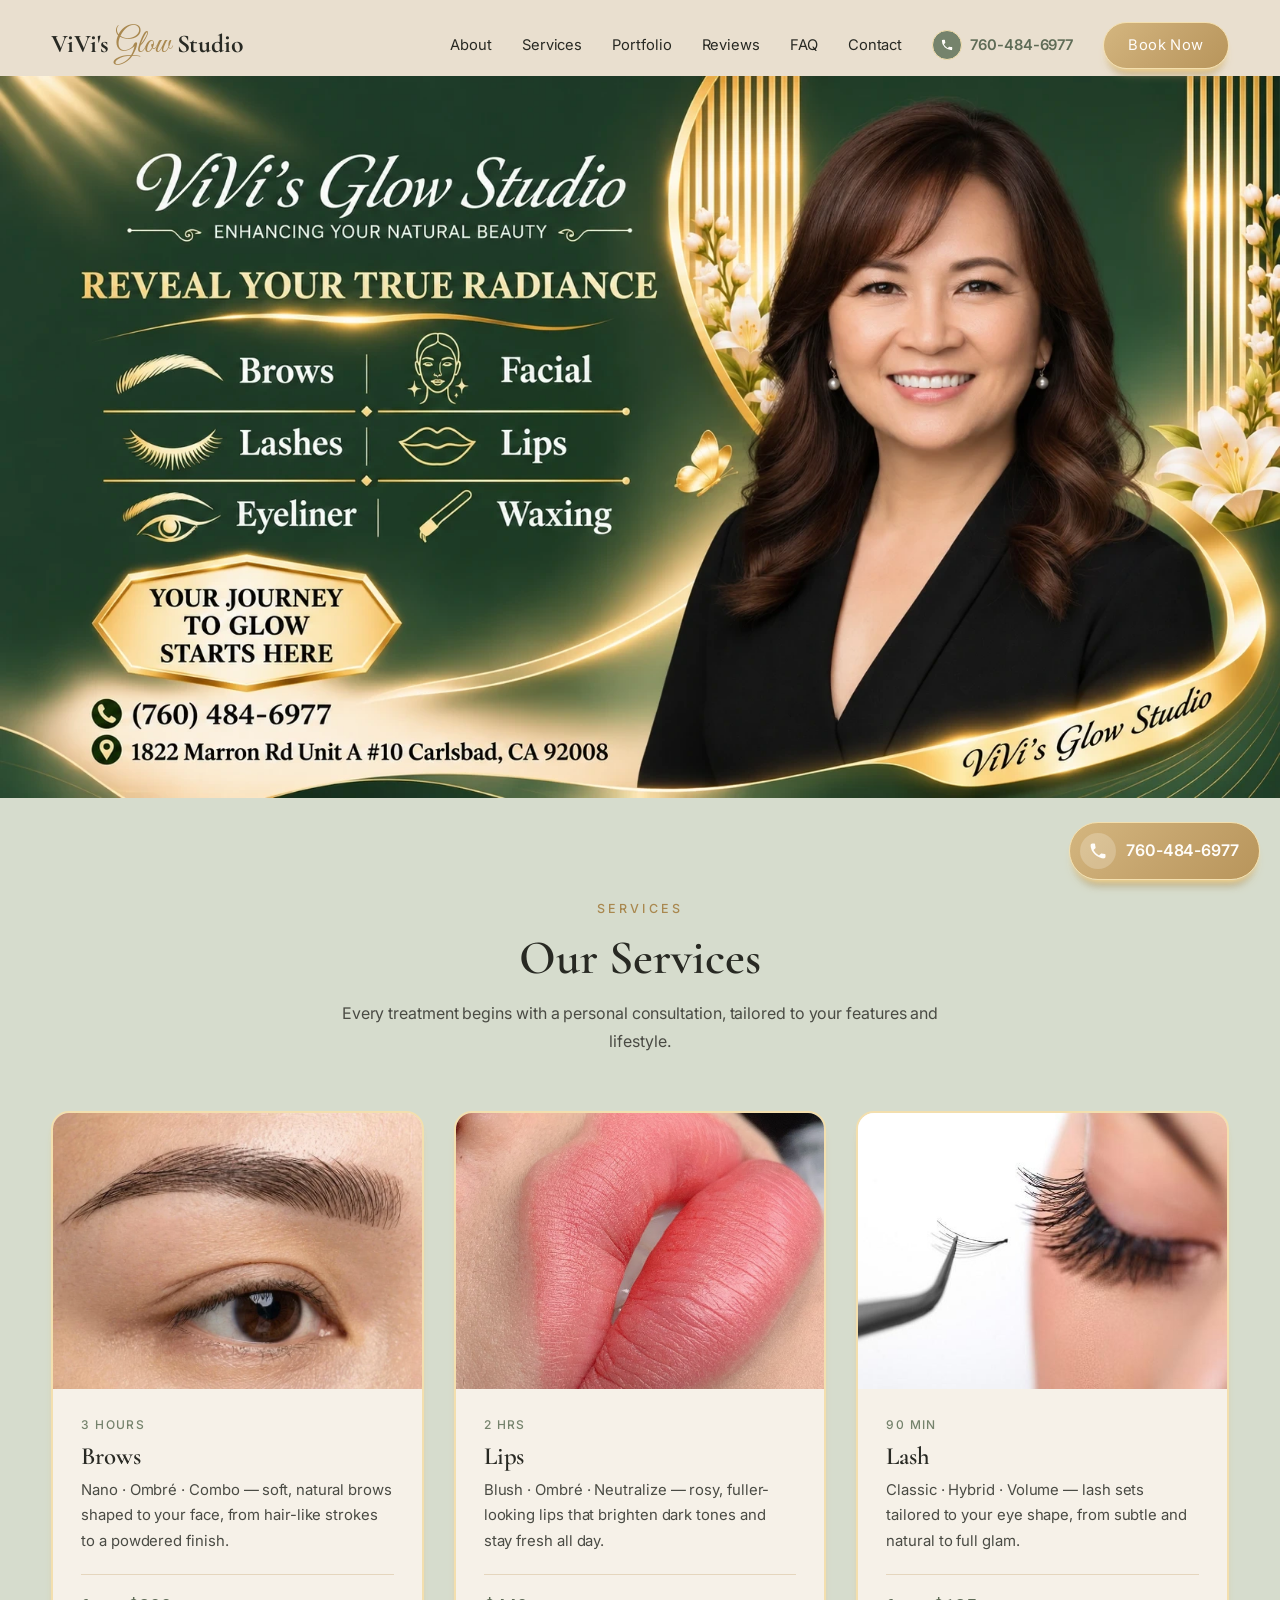
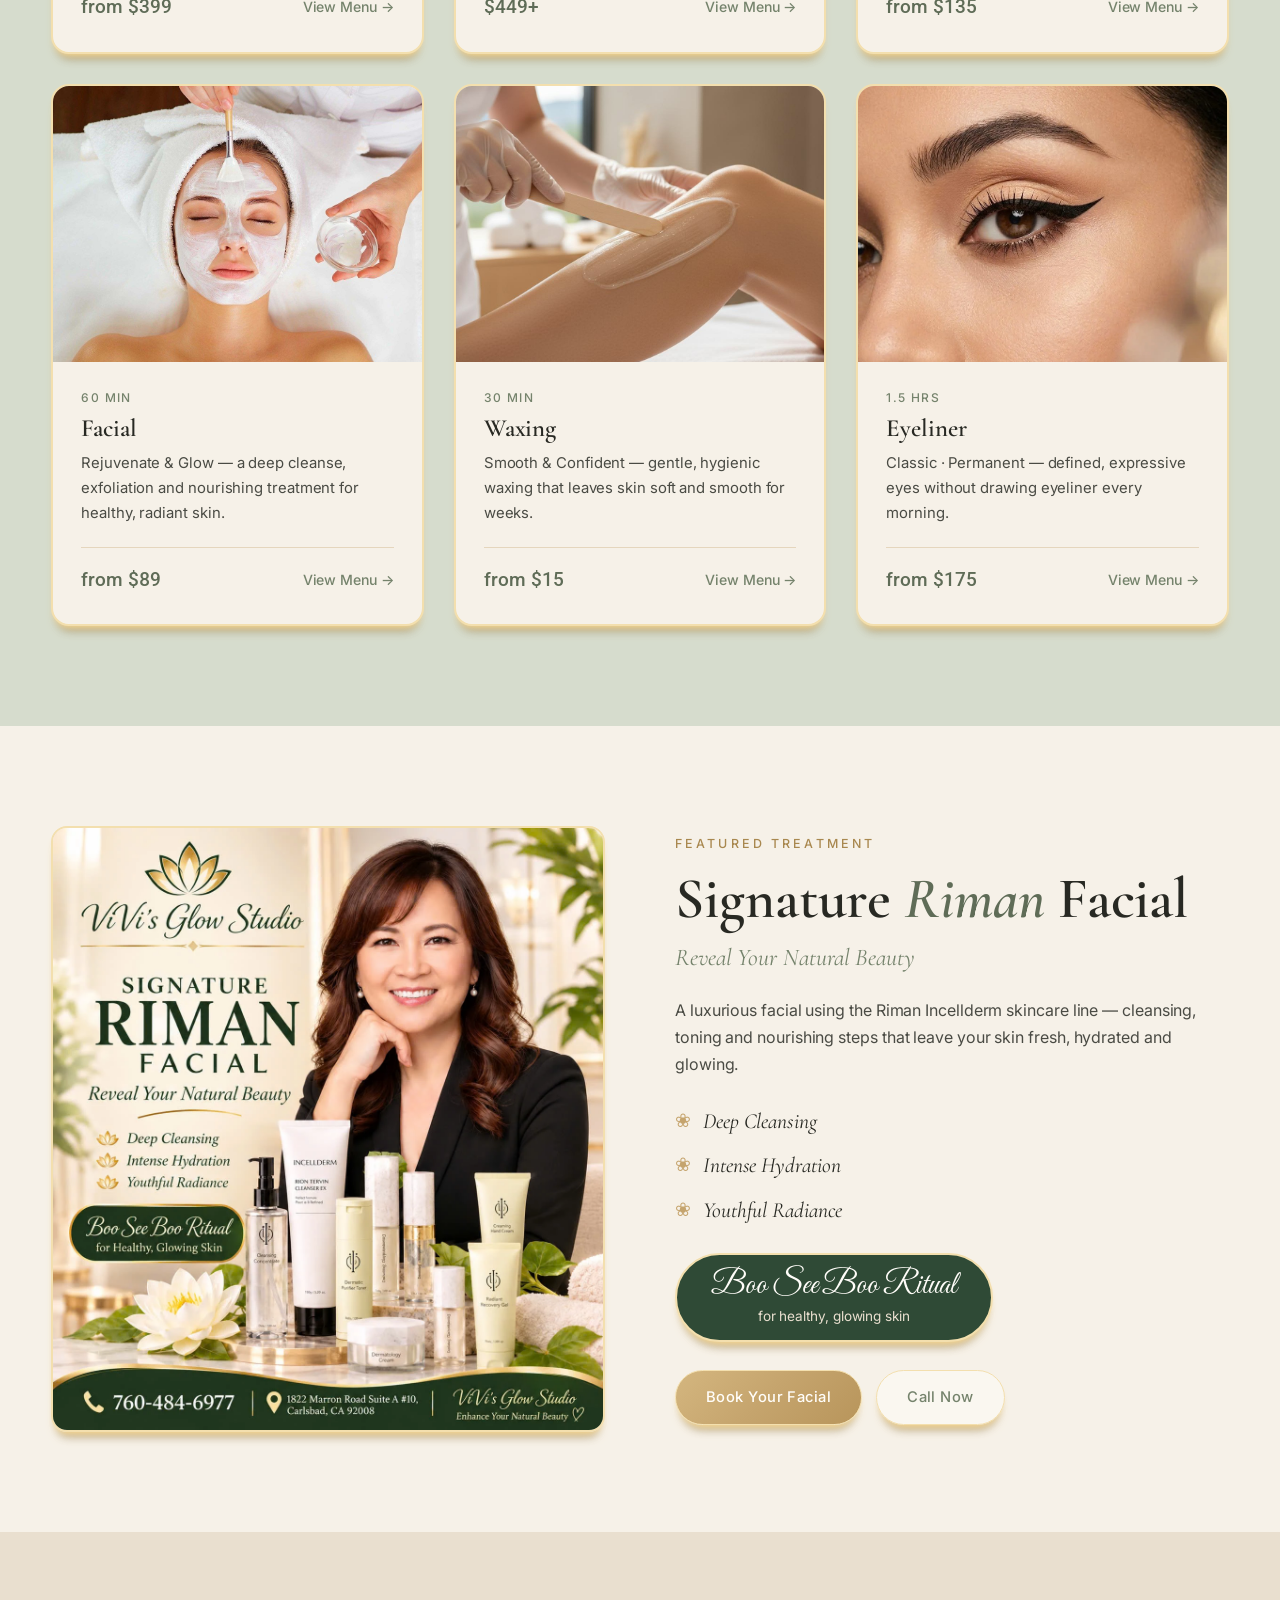
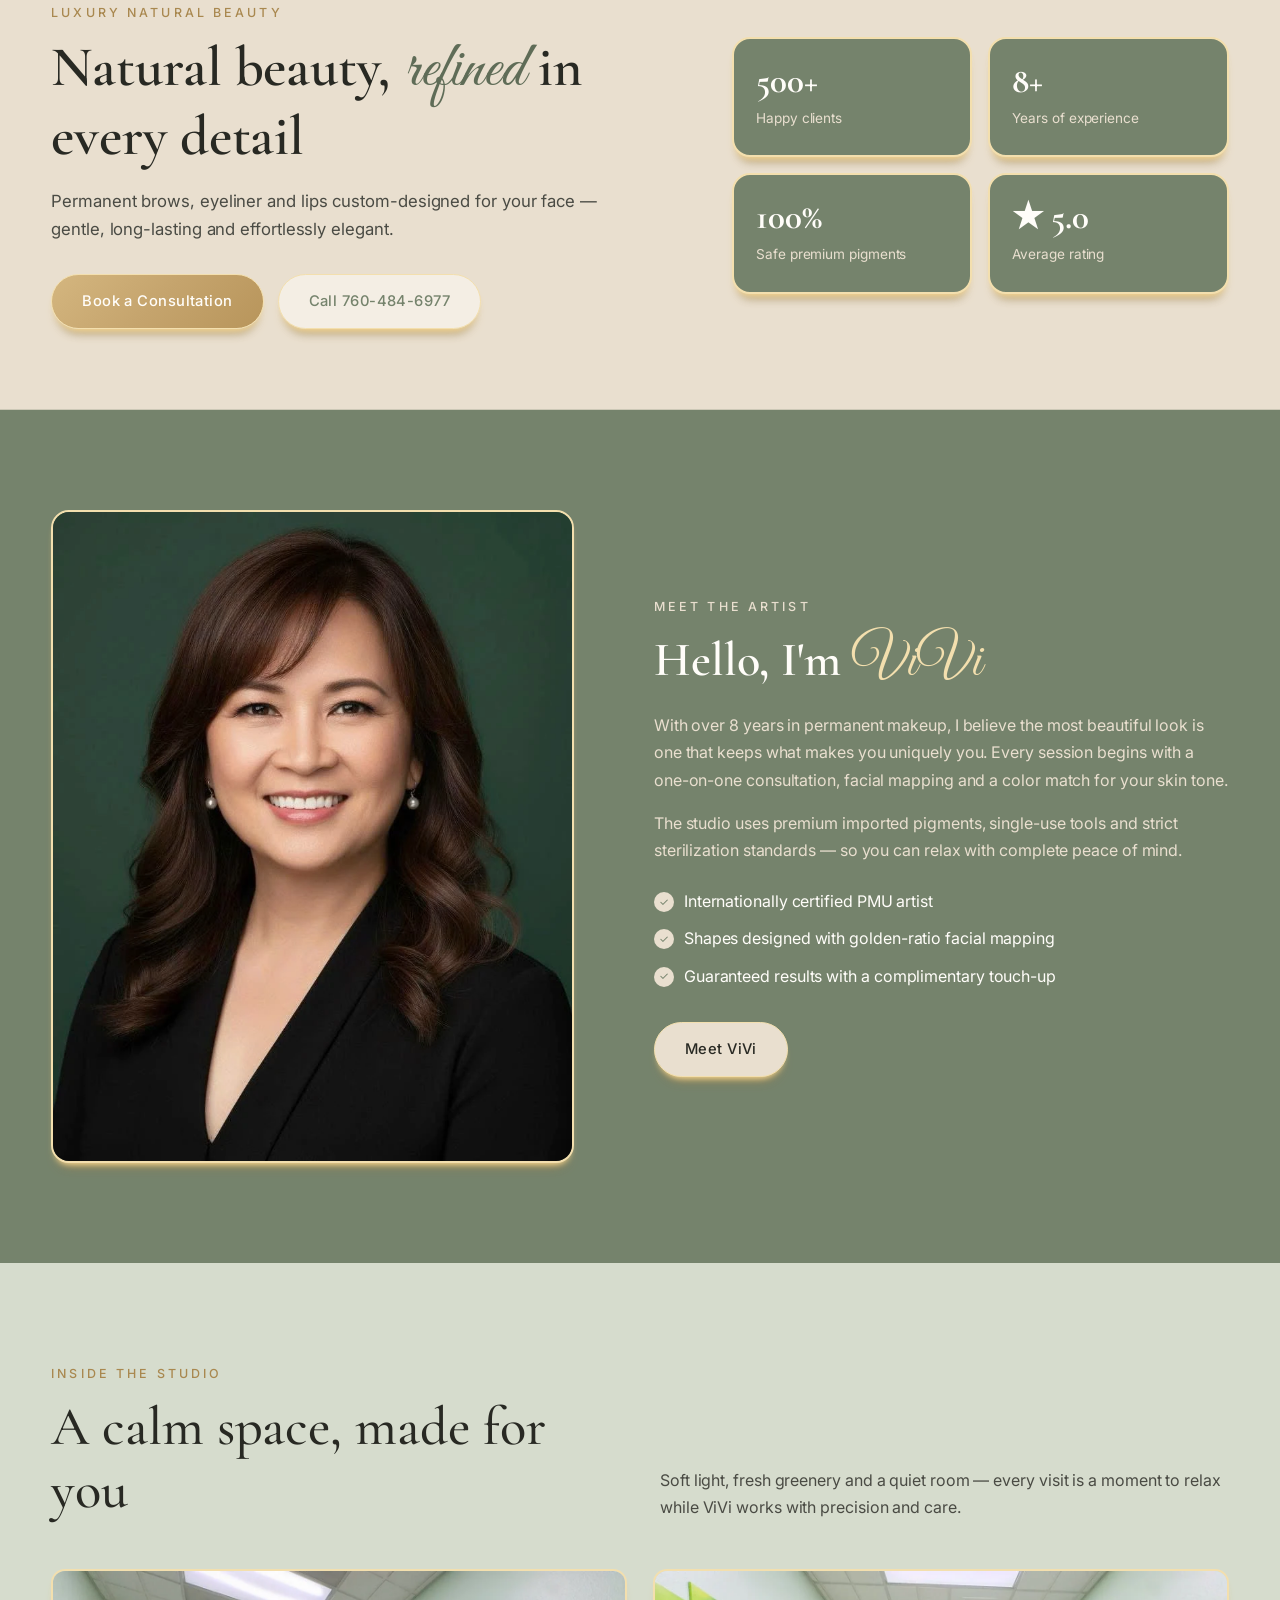
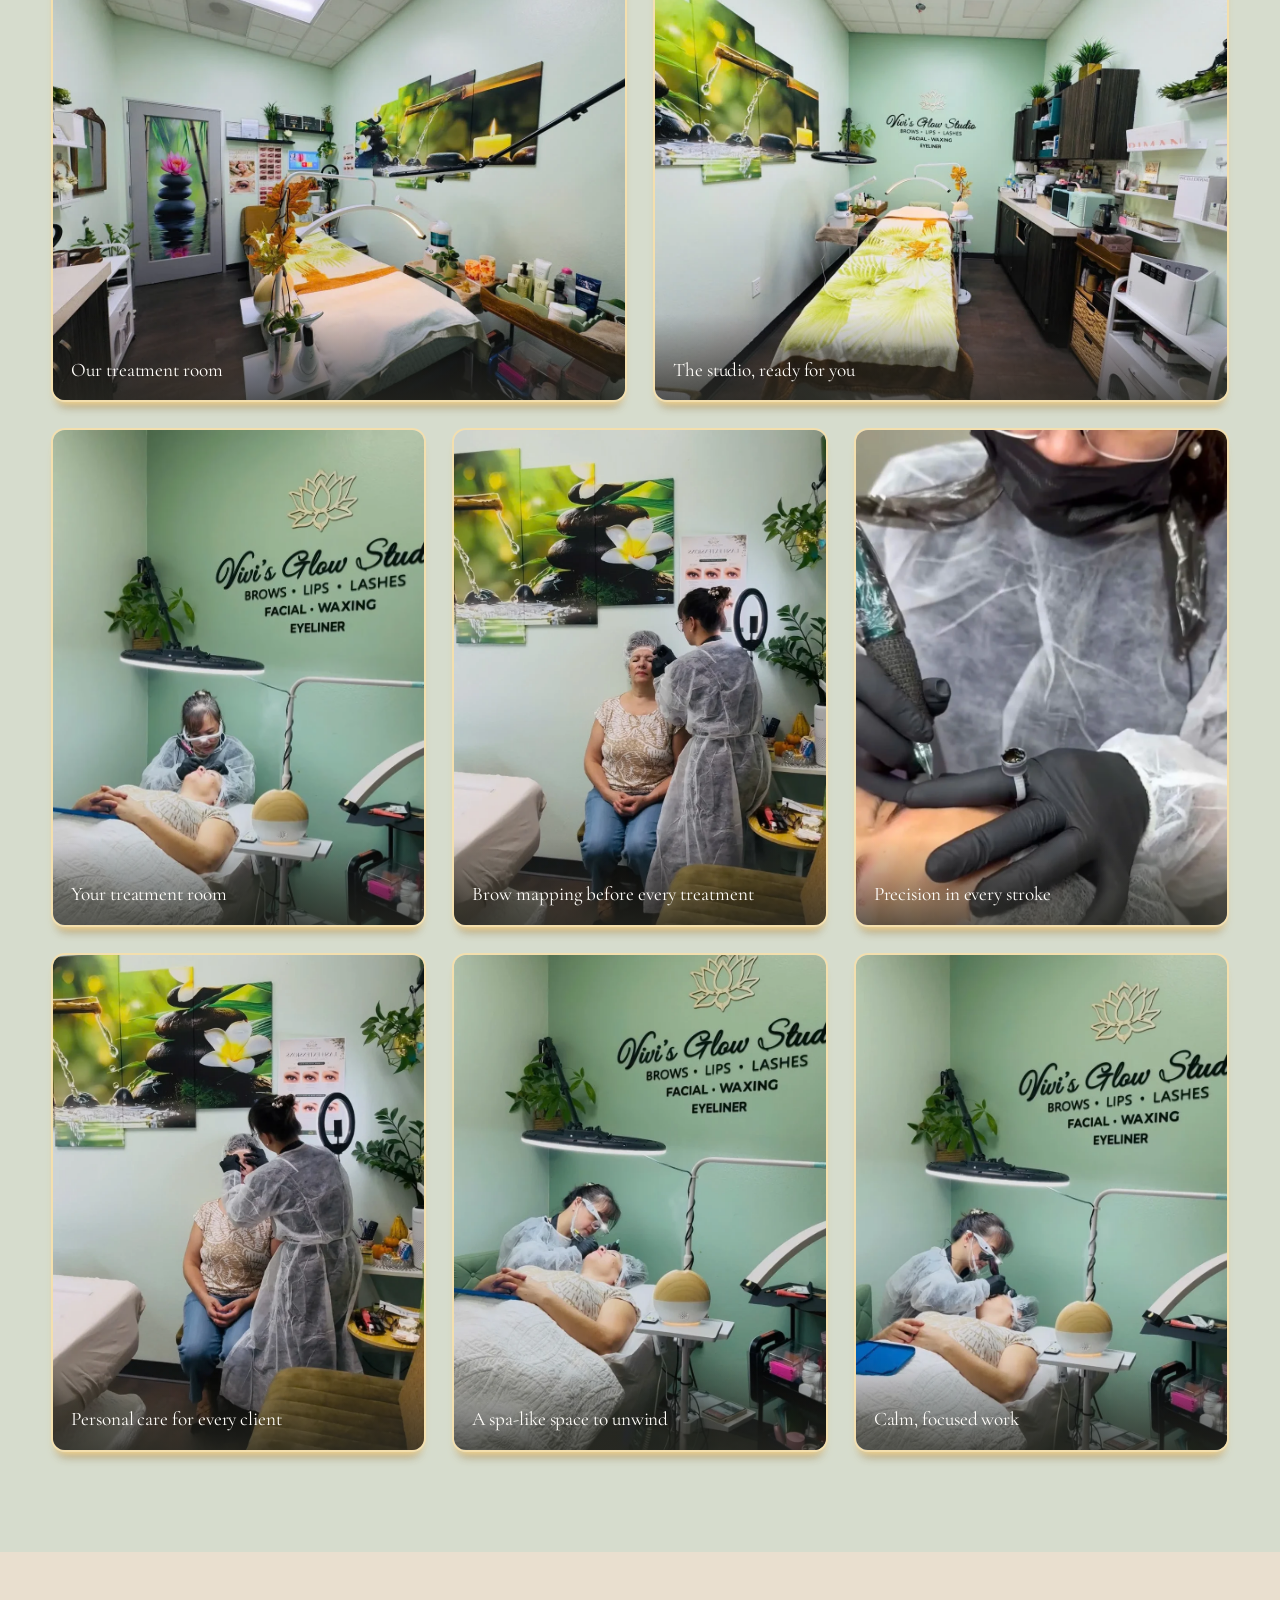
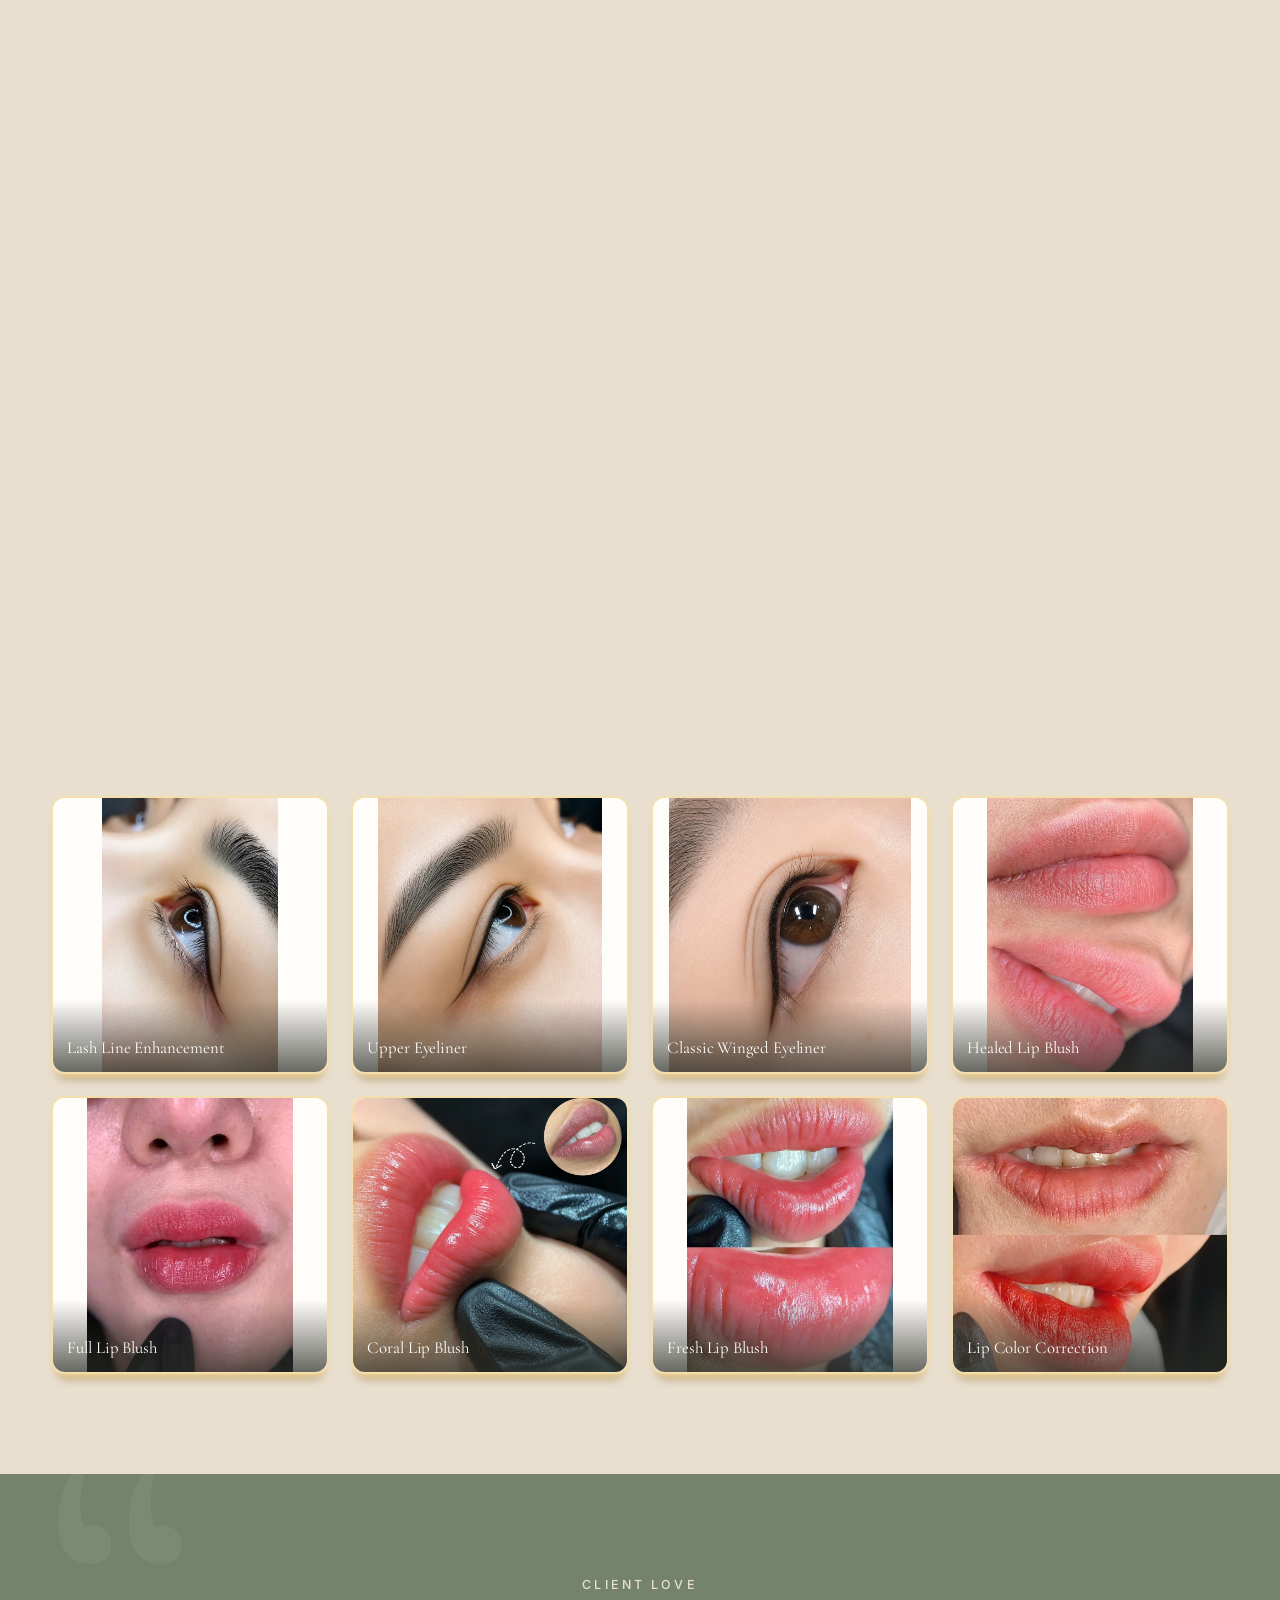
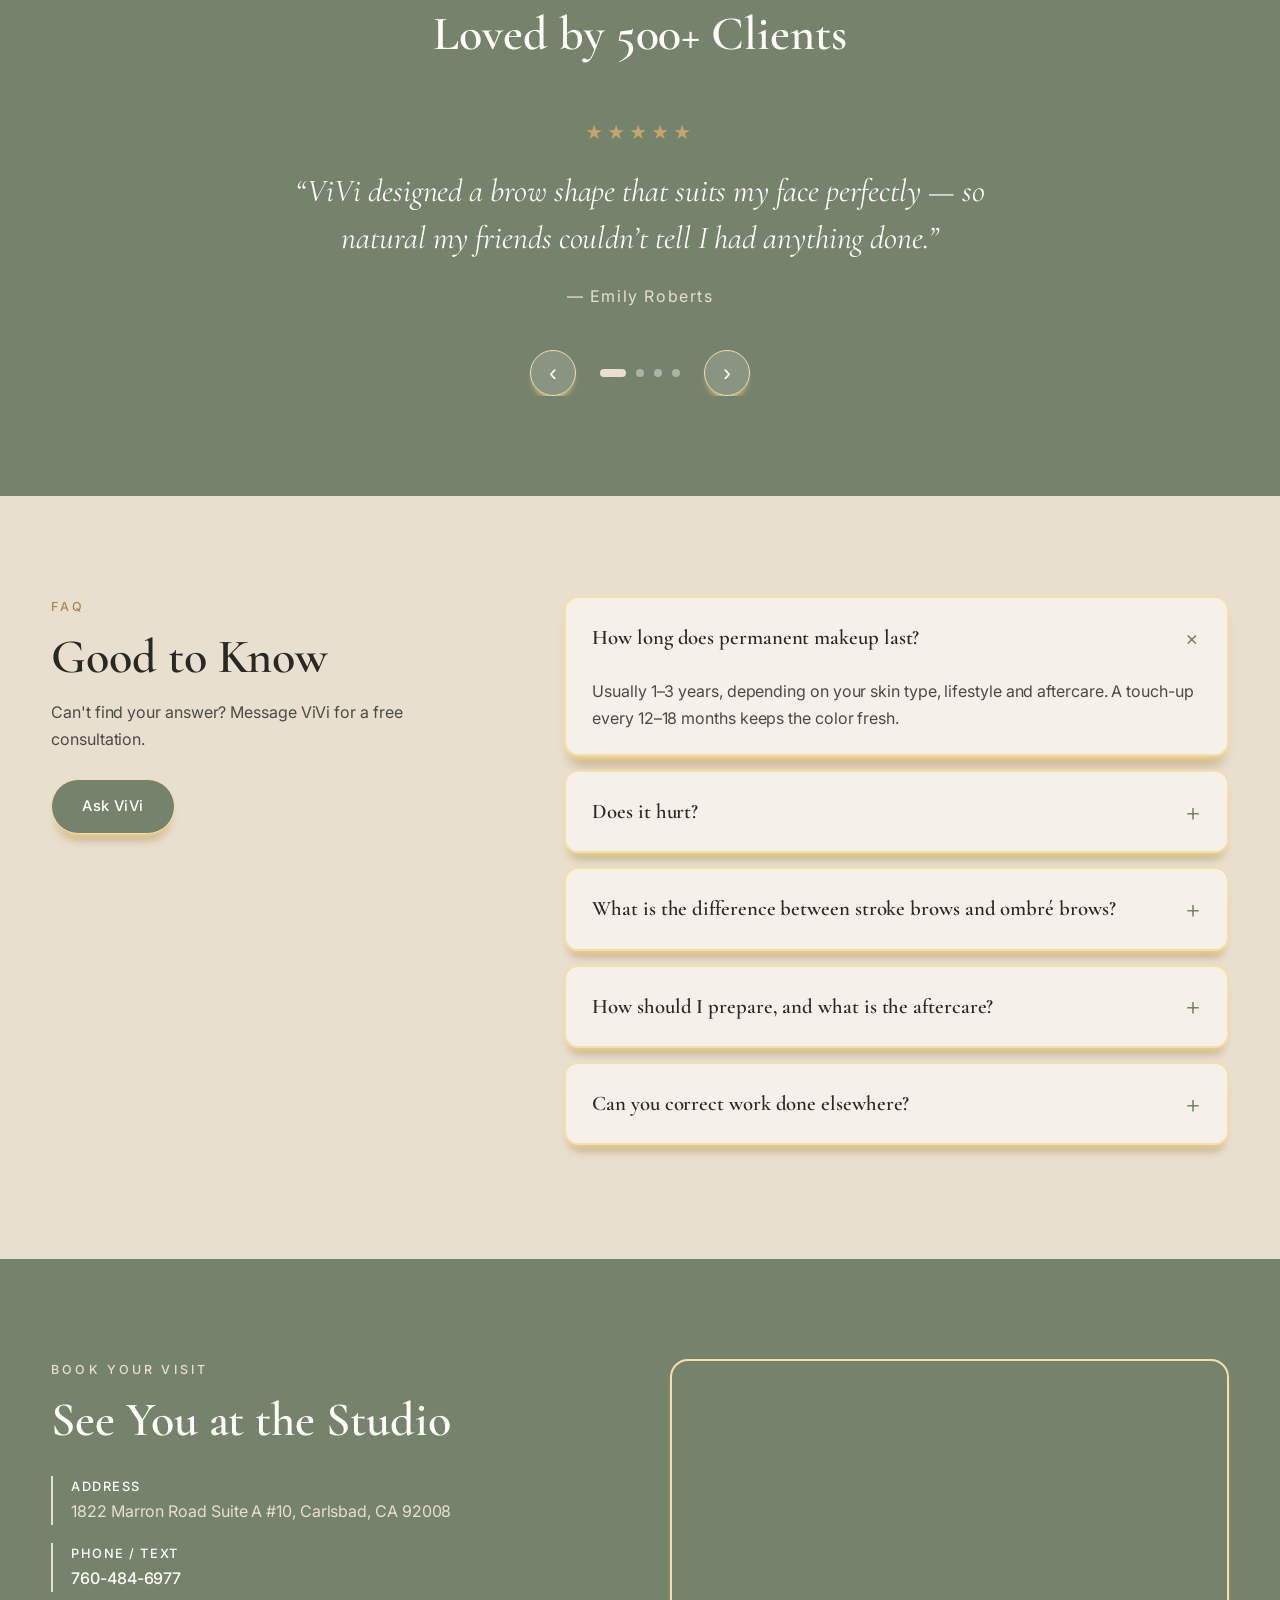
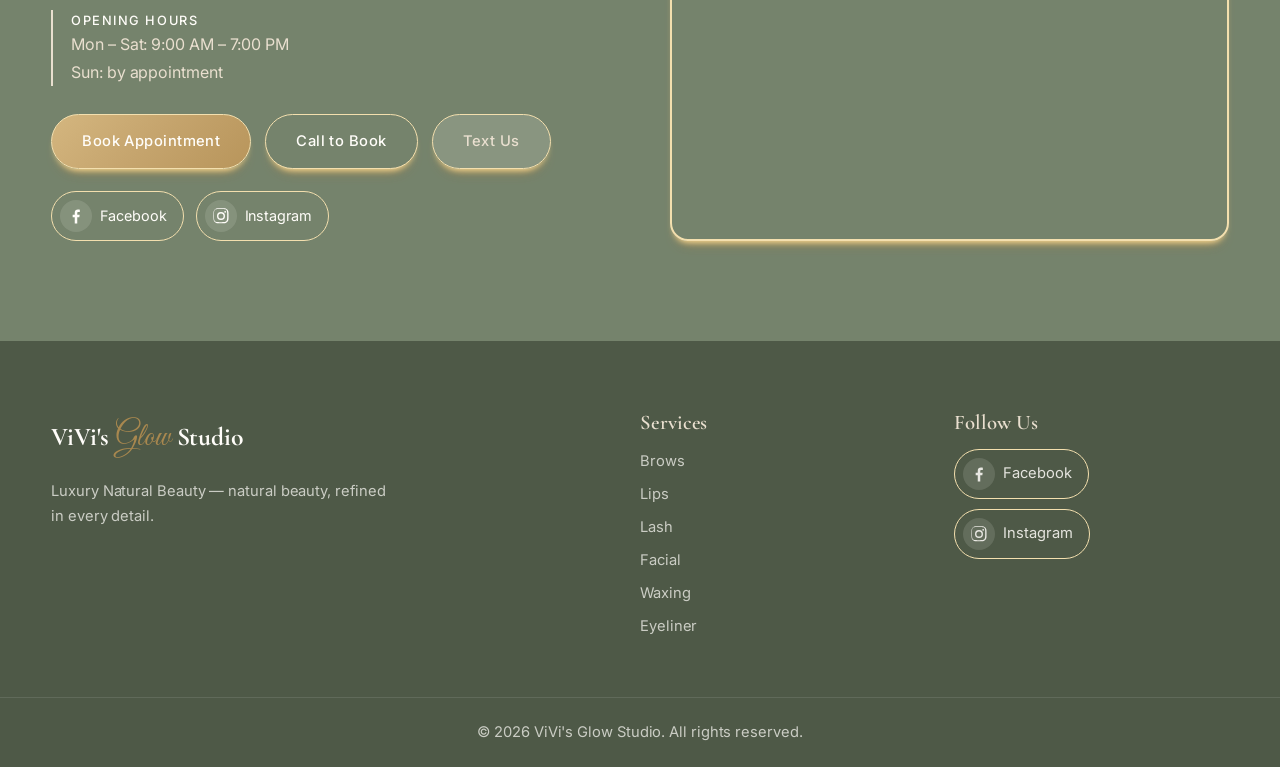
<file: index.html>
<!DOCTYPE html>
<html lang="en">
<head>
<meta charset="UTF-8">
<meta name="viewport" content="width=device-width, initial-scale=1">
<title>ViVi's Glow Studio – Permanent Makeup & Natural Beauty</title>
<meta name="description" content="ViVi's Glow Studio – Natural, luxurious permanent makeup for brows, eyeliner and lips. One-on-one consultation, custom design, long-lasting results.">
<link rel="preconnect" href="https://fonts.googleapis.com">
<link rel="preconnect" href="https://fonts.gstatic.com" crossorigin>
<link href="https://fonts.googleapis.com/css2?family=Cormorant+Garamond:ital,wght@0,500;0,600;0,700;1,500;1,600&family=Inter:wght@300;400;500;600&family=Great+Vibes&family=Roboto:wght@400;500;700&display=swap" rel="stylesheet">
<link rel="stylesheet" href="style.css?v=60">
</head>
<body>

<!-- ============ HEADER ============ -->
<header class="header" id="top">
  <div class="container header__inner">
    <a href="#top" class="logo">ViVi's <span>Glow</span> Studio</a>
    <nav class="nav" id="nav">
      <a href="#about">About</a>
      <a href="services">Services</a>
      <a href="#portfolio">Portfolio</a>
      <a href="#reviews">Reviews</a>
      <a href="#faq">FAQ</a>
      <a href="#contact">Contact</a>
      <a href="tel:+17604846977" class="nav__phone" aria-label="Call now: 760-484-6977"><svg viewBox="0 0 24 24" aria-hidden="true"><path d="M6.6 10.8a15.1 15.1 0 0 0 6.6 6.6l2.2-2.2c.3-.3.7-.4 1-.2 1.1.4 2.3.6 3.6.6.6 0 1 .4 1 1V20c0 .6-.4 1-1 1A17 17 0 0 1 3 4c0-.6.4-1 1-1h3.5c.6 0 1 .4 1 1 0 1.3.2 2.5.6 3.6.1.3 0 .7-.2 1L6.6 10.8z"/></svg><span>760-484-6977</span></a>
      <a href="#contact" class="btn btn--gold nav__cta" data-book>Book Now</a>
    </nav>
    <button class="burger" id="burger" aria-label="Open menu"><span></span><span></span><span></span></button>
  </div>
</header>

<!-- ============ ẢNH BÌA ============ -->
<section class="cover">
  <img src="images/cover-main.webp?v=2" alt="ViVi's Glow Studio – Reveal your true radiance: brows, lashes, eyeliner, facial, lips and waxing" class="cover__single" width="1670" height="942">
</section>

<!-- ============ SERVICES ============ -->
<section class="section services" id="services">
  <div class="container">
    <div class="heading reveal">
      <p class="eyebrow">Services</p>
      <h2>Our Services</h2>
      <p>Every treatment begins with a personal consultation, tailored to your features and lifestyle.</p>
    </div>
    <div class="grid grid--3">
      <article class="service reveal">
        <div class="service__img"><img src="images/svc-brows-new.webp?v=2" alt="Brows"></div>
        <div class="service__body">
          <span class="service__time">3 hours</span>
          <h3>Brows</h3>
          <p>Nano · Ombré · Combo — soft, natural brows shaped to your face, from hair-like strokes to a powdered finish.</p>
          <div class="service__foot"><span class="price">from $399</span><a href="services/brows" class="service__link">View Menu →</a></div>
        </div>
      </article>
      <article class="service reveal">
        <div class="service__img"><img src="images/svc-lips.jpg?v=2" alt="Lips"></div>
        <div class="service__body">
          <span class="service__time">2 hrs</span>
          <h3>Lips</h3>
          <p>Blush · Ombré · Neutralize — rosy, fuller-looking lips that brighten dark tones and stay fresh all day.</p>
          <div class="service__foot"><span class="price">$449+</span><a href="services/lips" class="service__link">View Menu →</a></div>
        </div>
      </article>
      <article class="service reveal">
        <div class="service__img"><img src="images/svc-lash.jpg?v=2" alt="Lash"></div>
        <div class="service__body">
          <span class="service__time">90 min</span>
          <h3>Lash</h3>
          <p>Classic · Hybrid · Volume — lash sets tailored to your eye shape, from subtle and natural to full glam.</p>
          <div class="service__foot"><span class="price">from $135</span><a href="services/lash" class="service__link">View Menu →</a></div>
        </div>
      </article>
      <article class="service reveal">
        <div class="service__img"><img src="images/svc-facial.jpg?v=2" alt="Facial"></div>
        <div class="service__body">
          <span class="service__time">60 min</span>
          <h3>Facial</h3>
          <p>Rejuvenate & Glow — a deep cleanse, exfoliation and nourishing treatment for healthy, radiant skin.</p>
          <div class="service__foot"><span class="price">from $89</span><a href="services/facial" class="service__link">View Menu →</a></div>
        </div>
      </article>
      <article class="service reveal">
        <div class="service__img"><img src="images/svc-waxing.jpg?v=2" alt="Waxing"></div>
        <div class="service__body">
          <span class="service__time">30 min</span>
          <h3>Waxing</h3>
          <p>Smooth & Confident — gentle, hygienic waxing that leaves skin soft and smooth for weeks.</p>
          <div class="service__foot"><span class="price">from $15</span><a href="services/waxing" class="service__link">View Menu →</a></div>
        </div>
      </article>
      <article class="service reveal">
        <div class="service__img"><img src="images/svc-eyeliner.jpg?v=2" alt="Eyeliner"></div>
        <div class="service__body">
          <span class="service__time">1.5 hrs</span>
          <h3>Eyeliner</h3>
          <p>Classic · Permanent — defined, expressive eyes without drawing eyeliner every morning.</p>
          <div class="service__foot"><span class="price">from $175</span><a href="services/eyeliner" class="service__link">View Menu →</a></div>
        </div>
      </article>
    </div>
  </div>
</section>

<!-- ============ FEATURED: RIMAN FACIAL ============ -->
<section class="section feature" id="facial">
  <div class="container feature__inner">
    <figure class="feature__img reveal"><img src="images/riman-facial.webp" alt="Signature Riman Facial at ViVi's Glow Studio" loading="lazy"><figcaption hidden>Signature Riman Facial</figcaption></figure>
    <div class="feature__text reveal">
      <p class="eyebrow">Featured Treatment</p>
      <h2>Signature <em>Riman</em> Facial</h2>
      <p class="feature__sub">Reveal Your Natural Beauty</p>
      <p>A luxurious facial using the Riman Incellderm skincare line — cleansing, toning and nourishing steps that leave your skin fresh, hydrated and glowing.</p>
      <ul class="feature__list">
          <li><span class="lotus">❀</span>Deep Cleansing</li>
          <li><span class="lotus">❀</span>Intense Hydration</li>
          <li><span class="lotus">❀</span>Youthful Radiance</li>
      </ul>
      <div class="feature__ritual"><b>Boo See Boo Ritual</b><span>for healthy, glowing skin</span></div>
      <div class="feature__btns">
        <a href="#contact" class="btn btn--gold" data-book="Premium Riman Signature Facial">Book Your Facial</a>
        <a href="tel:+17604846977" class="btn btn--outline">Call Now</a>
      </div>
    </div>
  </div>
</section>

<!-- ============ HERO ============ -->
<section class="hero">
  <div class="container hero__inner">
    <div class="hero__text reveal">
      <p class="eyebrow">Luxury Natural Beauty</p>
      <h1>Natural beauty, <em>refined</em> in every detail</h1>
      <p class="hero__sub">Permanent brows, eyeliner and lips custom-designed for your face — gentle, long-lasting and effortlessly elegant.</p>
      <div class="hero__btns">
        <a href="#contact" class="btn btn--gold" data-book>Book a Consultation</a>
        <a href="tel:+17604846977" class="btn btn--outline">Call 760-484-6977</a>
      </div>
    </div>
    <ul class="trust reveal">
      <li><strong>500+</strong><span>Happy clients</span></li>
      <li><strong>8+</strong><span>Years of experience</span></li>
      <li><strong>100%</strong><span>Safe premium pigments</span></li>
      <li><strong>★ 5.0</strong><span>Average rating</span></li>
    </ul>
  </div>
</section>

<!-- ============ ABOUT ============ -->
<section class="section about" id="about">
  <div class="container about__inner">
    <div class="about__img reveal">
      <img src="images/vivi-portrait.webp" alt="Artist ViVi">
    </div>
    <div class="about__text reveal">
      <p class="eyebrow">Meet the Artist</p>
      <h2>Hello, I'm <em>ViVi</em></h2>
      <p>With over 8 years in permanent makeup, I believe the most beautiful look is one that keeps what makes you uniquely you. Every session begins with a one-on-one consultation, facial mapping and a color match for your skin tone.</p>
      <p>The studio uses premium imported pigments, single-use tools and strict sterilization standards — so you can relax with complete peace of mind.</p>
      <ul class="checks">
        <li>Internationally certified PMU artist</li>
        <li>Shapes designed with golden-ratio facial mapping</li>
        <li>Guaranteed results with a complimentary touch-up</li>
      </ul>
      <a href="#contact" class="btn btn--sage">Meet ViVi</a>
    </div>
  </div>
</section>

<!-- ============ STUDIO ============ -->
<section class="section studio" id="studio">
  <div class="container">
    <div class="studio__head reveal">
      <div>
        <p class="eyebrow">Inside the Studio</p>
        <h2>A calm space, made for you</h2>
      </div>
      <p>Soft light, fresh greenery and a quiet room — every visit is a moment to relax while ViVi works with precision and care.</p>
    </div>
    <div class="studio__wide">
      <figure class="reveal"><img src="images/room-1.webp" alt="Our treatment room" loading="lazy"><figcaption>Our treatment room</figcaption></figure>
      <figure class="reveal"><img src="images/room-2.webp" alt="The studio, ready for you" loading="lazy"><figcaption>The studio, ready for you</figcaption></figure>
    </div>
    <div class="studio__grid">
      <figure class="reveal"><img src="images/studio-1.webp" alt="Your treatment room" loading="lazy"><figcaption>Your treatment room</figcaption></figure>
      <figure class="reveal"><img src="images/studio-2.webp" alt="Brow mapping before every treatment" loading="lazy"><figcaption>Brow mapping before every treatment</figcaption></figure>
      <figure class="reveal"><img src="images/studio-3.webp" alt="Precision in every stroke" loading="lazy"><figcaption>Precision in every stroke</figcaption></figure>
      <figure class="reveal"><img src="images/studio-4.webp" alt="Personal care for every client" loading="lazy"><figcaption>Personal care for every client</figcaption></figure>
      <figure class="reveal"><img src="images/studio-5.webp" alt="A spa-like space to unwind" loading="lazy"><figcaption>A spa-like space to unwind</figcaption></figure>
      <figure class="reveal"><img src="images/studio-6.webp" alt="Calm, focused work" loading="lazy"><figcaption>Calm, focused work</figcaption></figure>
    </div>
  </div>
</section>

<!-- ============ PORTFOLIO ============ -->
<section class="section portfolio" id="portfolio">
  <div class="container">
    <div class="heading reveal">
      <p class="eyebrow">Real Results</p>
      <h2>ViVi's Portfolio</h2>
    </div>
        <div class="gallery gallery--ba">
      <figure class="reveal"><img src="images/pf-1.webp" alt="Brows & Lip Blush – before and after" loading="lazy"><figcaption>Brows & Lip Blush</figcaption></figure>
      <figure class="reveal"><img src="images/pf-2.webp" alt="Nano Hairstroke Brows – before and after" loading="lazy"><figcaption>Nano Hairstroke Brows</figcaption></figure>
      <figure class="reveal"><img src="images/pf-3.webp" alt="Combo Brows – before and after" loading="lazy"><figcaption>Combo Brows</figcaption></figure>
      <figure class="reveal"><img src="images/pf-4.webp" alt="Soft Brows for Mature Skin – before and after" loading="lazy"><figcaption>Soft Brows for Mature Skin</figcaption></figure>
      <figure class="reveal"><img src="images/pf-5.webp" alt="Nano Brows Transformation – before and after" loading="lazy"><figcaption>Nano Brows Transformation</figcaption></figure>
      <figure class="reveal"><img src="images/pf-6.webp" alt="Ombré Brows & Lips – before and after" loading="lazy"><figcaption>Ombré Brows & Lips</figcaption></figure>
      <figure class="reveal"><img src="images/pf-7.webp" alt="From Brow Mapping to Result – before and after" loading="lazy"><figcaption>From Brow Mapping to Result</figcaption></figure>
      <figure class="reveal"><img src="images/pf-8.webp" alt="Natural Nano Brows – before and after" loading="lazy"><figcaption>Natural Nano Brows</figcaption></figure>
      <figure class="reveal"><img src="images/pf-9.webp" alt="Lash Line Enhancement – before and after" loading="lazy"><figcaption>Lash Line Enhancement</figcaption></figure>
      <figure class="reveal"><img src="images/pf-10.webp" alt="Upper Eyeliner – before and after" loading="lazy"><figcaption>Upper Eyeliner</figcaption></figure>
      <figure class="reveal"><img src="images/pf-11.webp" alt="Classic Winged Eyeliner – before and after" loading="lazy"><figcaption>Classic Winged Eyeliner</figcaption></figure>
      <figure class="reveal"><img src="images/pf-12.webp" alt="Healed Lip Blush – before and after" loading="lazy"><figcaption>Healed Lip Blush</figcaption></figure>
      <figure class="reveal"><img src="images/pf-15.webp" alt="Full Lip Blush – before and after" loading="lazy"><figcaption>Full Lip Blush</figcaption></figure>
      <figure class="reveal"><img src="images/pf-17.webp" alt="Coral Lip Blush – before and after" loading="lazy"><figcaption>Coral Lip Blush</figcaption></figure>
      <figure class="reveal"><img src="images/pf-18.webp" alt="Fresh Lip Blush – before and after" loading="lazy"><figcaption>Fresh Lip Blush</figcaption></figure>
      <figure class="reveal"><img src="images/pf-19.webp" alt="Lip Color Correction – before and after" loading="lazy"><figcaption>Lip Color Correction</figcaption></figure>
    </div>

  </div>
</section>

<!-- ============ REVIEWS ============ -->
<section class="section reviews" id="reviews">
  <div class="container">
    <div class="heading heading--light reveal">
      <p class="eyebrow">Client Love</p>
      <h2>Loved by 500+ Clients</h2>
    </div>
    <div class="slider reveal">
      <div class="slider__track" id="track">
        <blockquote class="review"><div class="stars">★★★★★</div><p>“ViVi designed a brow shape that suits my face perfectly — so natural my friends couldn’t tell I had anything done.”</p><cite>— Emily Roberts</cite></blockquote>
        <blockquote class="review"><div class="stars">★★★★★</div><p>“The studio is spotless and elegant. My lip blush was almost painless and healed into the prettiest peach-pink.”</p><cite>— Sarah Mitchell</cite></blockquote>
        <blockquote class="review"><div class="stars">★★★★★</div><p>“I’m very particular, but ViVi was so patient — she refined the shape until I loved it before starting.”</p><cite>— Jessica Parker</cite></blockquote>
        <blockquote class="review"><div class="stars">★★★★★</div><p>“My eyes look so much more alive now. I wake up feeling confident without any makeup.”</p><cite>— Olivia Thompson</cite></blockquote>
      </div>
      <div class="slider__nav">
        <button id="prev" aria-label="Previous">‹</button>
        <div class="dots" id="dots"></div>
        <button id="next" aria-label="Next">›</button>
      </div>
    </div>
  </div>
</section>

<!-- ============ FAQ ============ -->
<section class="section faq" id="faq">
  <div class="container faq__inner">
    <div class="heading heading--left reveal">
      <p class="eyebrow">FAQ</p>
      <h2>Good to Know</h2>
      <p>Can't find your answer? Message ViVi for a free consultation.</p>
      <a href="#contact" class="btn btn--sage">Ask ViVi</a>
    </div>
    <div class="accordion reveal">
      <details open><summary>How long does permanent makeup last?</summary><p>Usually 1–3 years, depending on your skin type, lifestyle and aftercare. A touch-up every 12–18 months keeps the color fresh.</p></details>
      <details><summary>Does it hurt?</summary><p>We use a professional topical numbing cream, so most clients only feel a light scratching sensation.</p></details>
      <details><summary>What is the difference between stroke brows and ombré brows?</summary><p>Stroke brows create individual hair-like lines and suit dry to normal skin. Ombré brows give a soft powdered effect and suit all skin types, including oily skin.</p></details>
      <details><summary>How should I prepare, and what is the aftercare?</summary><p>Avoid alcohol and caffeine for 24 hours before. Afterwards, keep the area dry for 7 days, skip makeup on it and avoid sun exposure.</p></details>
      <details><summary>Can you correct work done elsewhere?</summary><p>Yes. ViVi will assess your current brows or lips and recommend the right option — lightening, color correction or a cover-up.</p></details>
    </div>
  </div>
</section>

<!-- ============ CONTACT ============ -->
<section class="section contact" id="contact">
  <div class="container contact__inner">
    <div class="contact__info reveal">
      <p class="eyebrow">Book Your Visit</p>
      <h2>See You at the Studio</h2>
      <ul class="info">
        <li><b>Address</b>1822 Marron Road Suite A #10, Carlsbad, CA 92008</li>
        <li><b>Phone / Text</b><a href="tel:+17604846977">760-484-6977</a></li>
        <li><b>Opening Hours</b>Mon – Sat: 9:00 AM – 7:00 PM<br>Sun: by appointment</li>
      </ul>
      <div class="contact__btns">
        <a href="#contact" class="btn btn--gold" data-book>Book Appointment</a>
        <a href="tel:+17604846977" class="btn btn--sage">Call to Book</a>
        <a href="sms:+17604846977" class="btn btn--light">Text Us</a>
      </div>
      <div class="social social--contact"><a href="https://www.facebook.com/ViviGlowStudio" target="_blank" rel="noopener" aria-label="Facebook" class="social__link"><svg viewBox="0 0 24 24" aria-hidden="true"><path d="M13.5 21v-7.5h2.5l.4-3h-2.9V8.6c0-.9.3-1.5 1.5-1.5h1.6V4.4c-.3 0-1.2-.1-2.3-.1-2.3 0-3.8 1.4-3.8 3.9v2.3H8v3h2.5V21h3z"/></svg><span>Facebook</span></a><a href="https://www.instagram.com/vivisglowstudio" target="_blank" rel="noopener" aria-label="Instagram" class="social__link"><svg viewBox="0 0 24 24" aria-hidden="true"><path d="M12 7.2A4.8 4.8 0 1 0 12 16.8 4.8 4.8 0 0 0 12 7.2zm0 7.9a3.1 3.1 0 1 1 0-6.2 3.1 3.1 0 0 1 0 6.2zm6.1-8.1a1.1 1.1 0 1 1-2.2 0 1.1 1.1 0 0 1 2.2 0zM21 8.1c-.1-1.5-.4-2.8-1.5-3.9S17.1 2.8 15.6 2.7C14.1 2.6 9.9 2.6 8.4 2.7 6.9 2.8 5.6 3.1 4.5 4.2S3.1 6.6 3 8.1c-.1 1.5-.1 5.7 0 7.2.1 1.5.4 2.8 1.5 3.9s2.4 1.4 3.9 1.5c1.5.1 5.7.1 7.2 0 1.5-.1 2.8-.4 3.9-1.5s1.4-2.4 1.5-3.9c.1-1.5.1-5.7 0-7.2zm-2 9.1c-.3.8-1 1.5-1.8 1.8-1.3.5-4.3.4-5.7.4s-4.4.1-5.7-.4c-.8-.3-1.5-1-1.8-1.8-.5-1.3-.4-4.3-.4-5.7s-.1-4.4.4-5.7c.3-.8 1-1.5 1.8-1.8 1.3-.5 4.3-.4 5.7-.4s4.4-.1 5.7.4c.8.3 1.5 1 1.8 1.8.5 1.3.4 4.3.4 5.7s.1 4.4-.4 5.7z"/></svg><span>Instagram</span></a></div>
    </div>
    <div class="map reveal">
      <iframe title="Map" loading="lazy" src="https://www.google.com/maps?q=1822+Marron+Road+Suite+A+10,+Carlsbad,+CA+92008&output=embed"></iframe>
    </div>
  </div>
</section>

<div class="lightbox" id="lightbox" aria-hidden="true"><button class="lightbox__close" aria-label="Close">×</button><img alt=""><p class="lightbox__cap"></p></div>

<!-- ============ FOOTER ============ -->
<footer class="footer">
  <div class="container footer__inner">
    <div>
      <a href="#top" class="logo logo--light">ViVi's <span>Glow</span> Studio</a>
      <p>Luxury Natural Beauty — natural beauty, refined in every detail.</p>
    </div>
    <div>
      <h4>Services</h4>
      <a href="services/brows">Brows</a><a href="services/lips">Lips</a><a href="services/lash">Lash</a><a href="services/facial">Facial</a><a href="services/waxing">Waxing</a><a href="services/eyeliner">Eyeliner</a>
    </div>
    <div>
      <h4>Follow Us</h4>
      <div class="social social--footer"><a href="https://www.facebook.com/ViviGlowStudio" target="_blank" rel="noopener" aria-label="Facebook" class="social__link"><svg viewBox="0 0 24 24" aria-hidden="true"><path d="M13.5 21v-7.5h2.5l.4-3h-2.9V8.6c0-.9.3-1.5 1.5-1.5h1.6V4.4c-.3 0-1.2-.1-2.3-.1-2.3 0-3.8 1.4-3.8 3.9v2.3H8v3h2.5V21h3z"/></svg><span>Facebook</span></a><a href="https://www.instagram.com/vivisglowstudio" target="_blank" rel="noopener" aria-label="Instagram" class="social__link"><svg viewBox="0 0 24 24" aria-hidden="true"><path d="M12 7.2A4.8 4.8 0 1 0 12 16.8 4.8 4.8 0 0 0 12 7.2zm0 7.9a3.1 3.1 0 1 1 0-6.2 3.1 3.1 0 0 1 0 6.2zm6.1-8.1a1.1 1.1 0 1 1-2.2 0 1.1 1.1 0 0 1 2.2 0zM21 8.1c-.1-1.5-.4-2.8-1.5-3.9S17.1 2.8 15.6 2.7C14.1 2.6 9.9 2.6 8.4 2.7 6.9 2.8 5.6 3.1 4.5 4.2S3.1 6.6 3 8.1c-.1 1.5-.1 5.7 0 7.2.1 1.5.4 2.8 1.5 3.9s2.4 1.4 3.9 1.5c1.5.1 5.7.1 7.2 0 1.5-.1 2.8-.4 3.9-1.5s1.4-2.4 1.5-3.9c.1-1.5.1-5.7 0-7.2zm-2 9.1c-.3.8-1 1.5-1.8 1.8-1.3.5-4.3.4-5.7.4s-4.4.1-5.7-.4c-.8-.3-1.5-1-1.8-1.8-.5-1.3-.4-4.3-.4-5.7s-.1-4.4.4-5.7c.3-.8 1-1.5 1.8-1.8 1.3-.5 4.3-.4 5.7-.4s4.4-.1 5.7.4c.8.3 1.5 1 1.8 1.8.5 1.3.4 4.3.4 5.7s.1 4.4-.4 5.7z"/></svg><span>Instagram</span></a></div>
    </div>
  </div>
  <p class="footer__copy">© 2026 ViVi's Glow Studio. All rights reserved.</p>
</footer>

<!-- Nút gọi nổi -->
<a href="tel:+17604846977" class="float-call" aria-label="Call now: 760-484-6977"><svg viewBox="0 0 24 24" aria-hidden="true"><path d="M6.6 10.8a15.1 15.1 0 0 0 6.6 6.6l2.2-2.2c.3-.3.7-.4 1-.2 1.1.4 2.3.6 3.6.6.6 0 1 .4 1 1V20c0 .6-.4 1-1 1A17 17 0 0 1 3 4c0-.6.4-1 1-1h3.5c.6 0 1 .4 1 1 0 1.3.2 2.5.6 3.6.1.3 0 .7-.2 1L6.6 10.8z"/></svg><span class="float-call__num">760-484-6977</span></a>

<script src="script.js?v=51"></script>
</body>
</html>
</file>
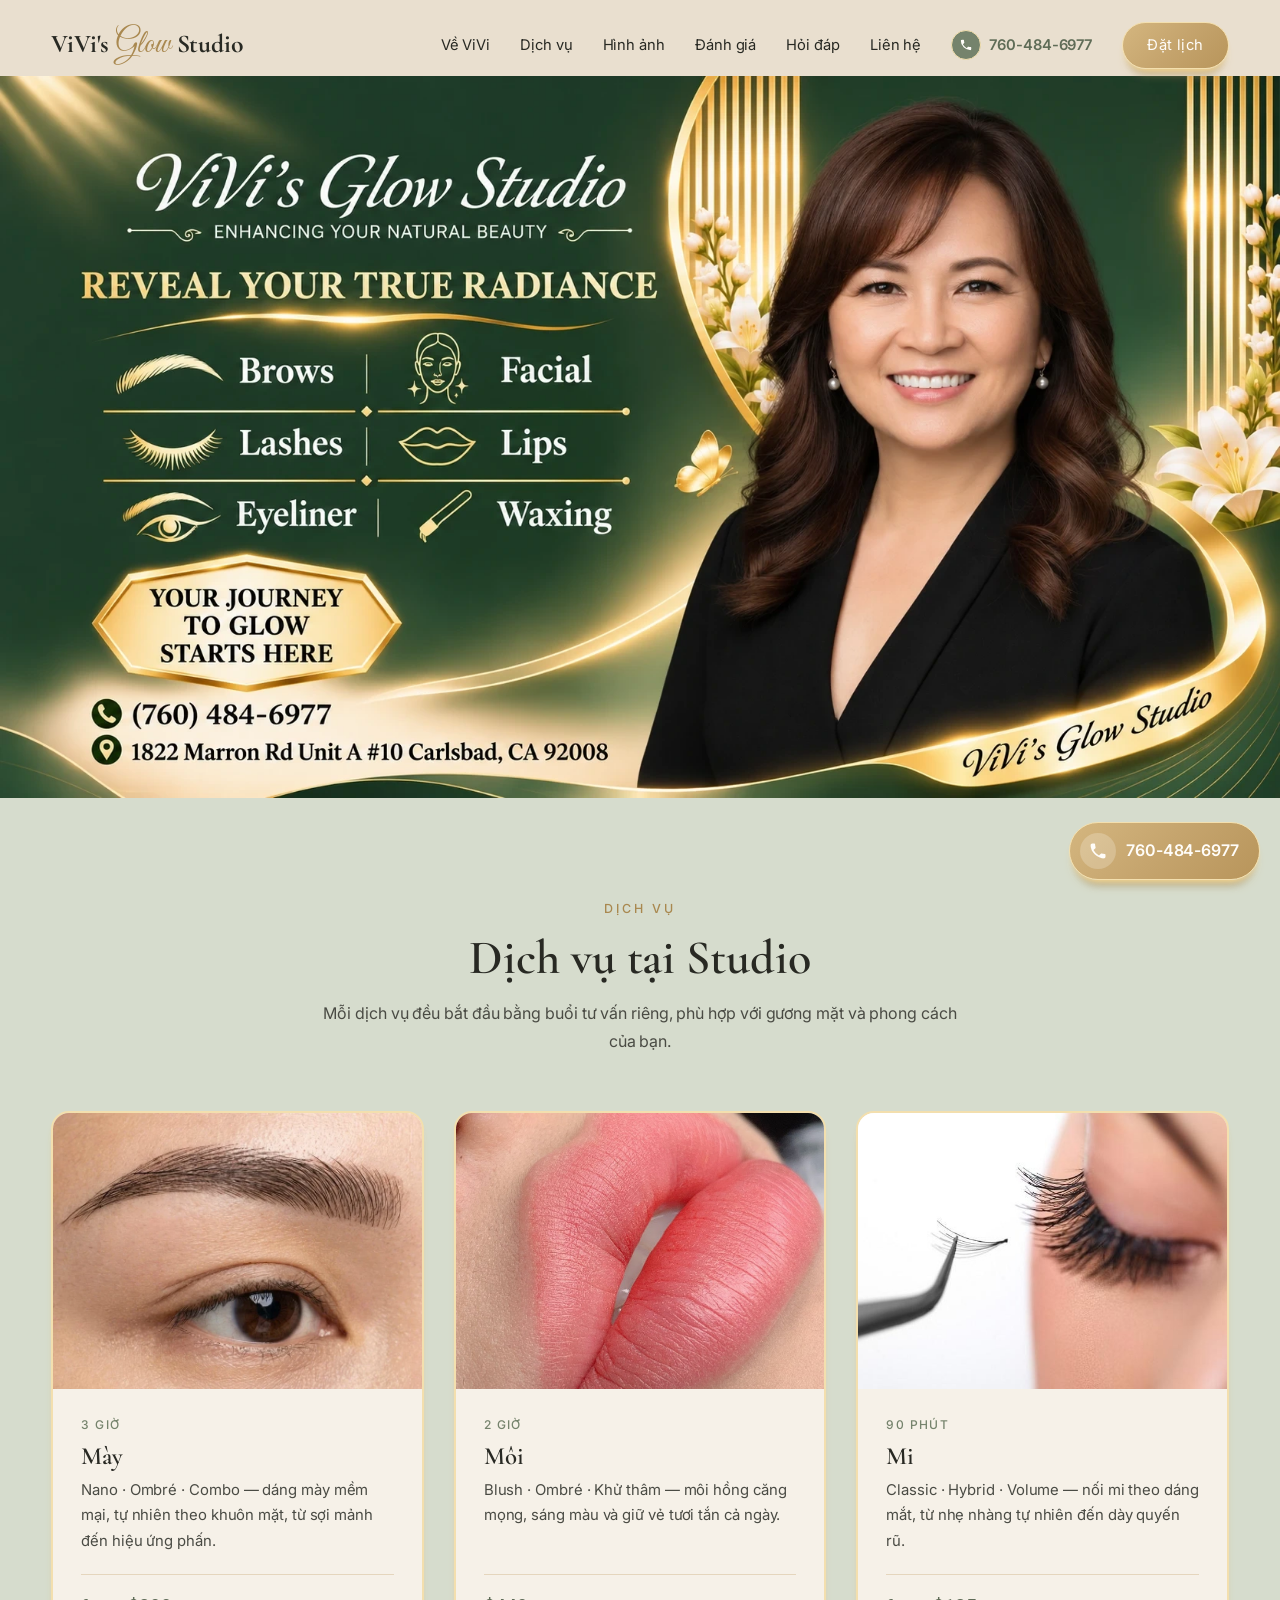
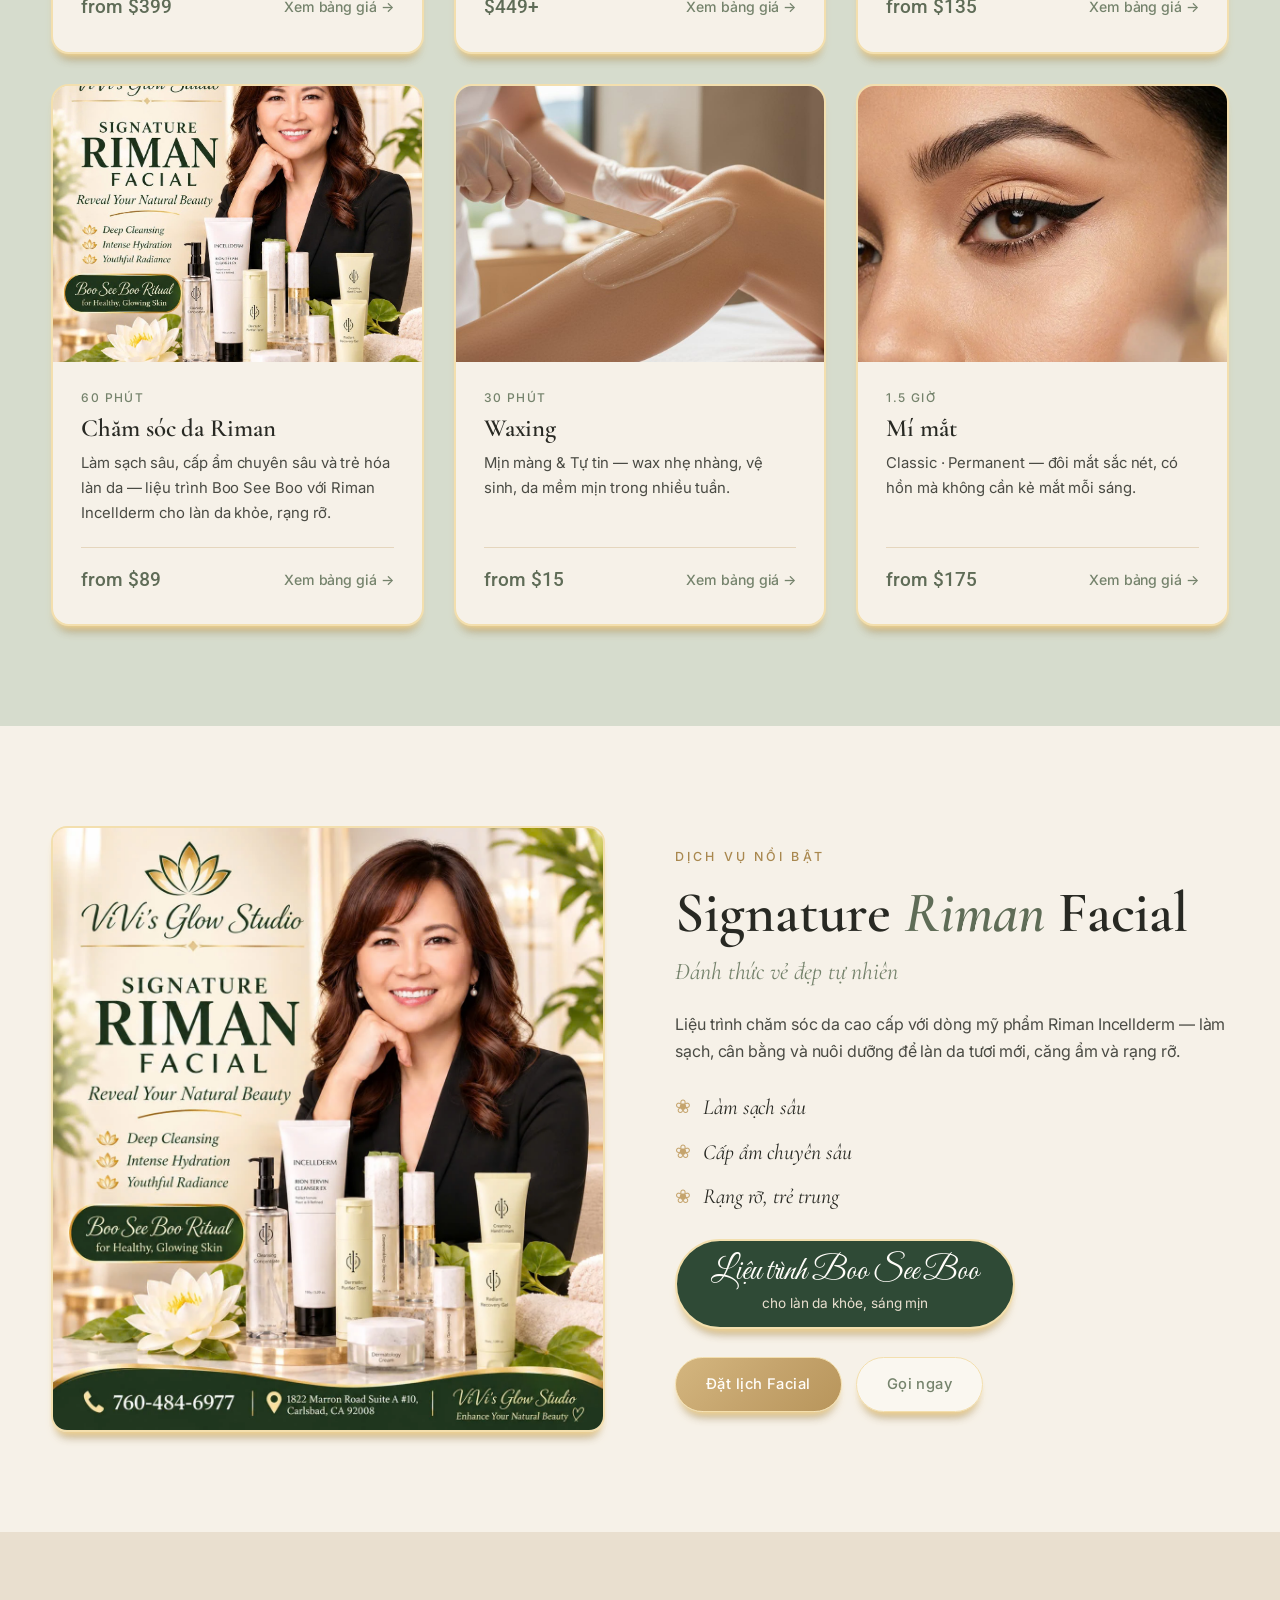
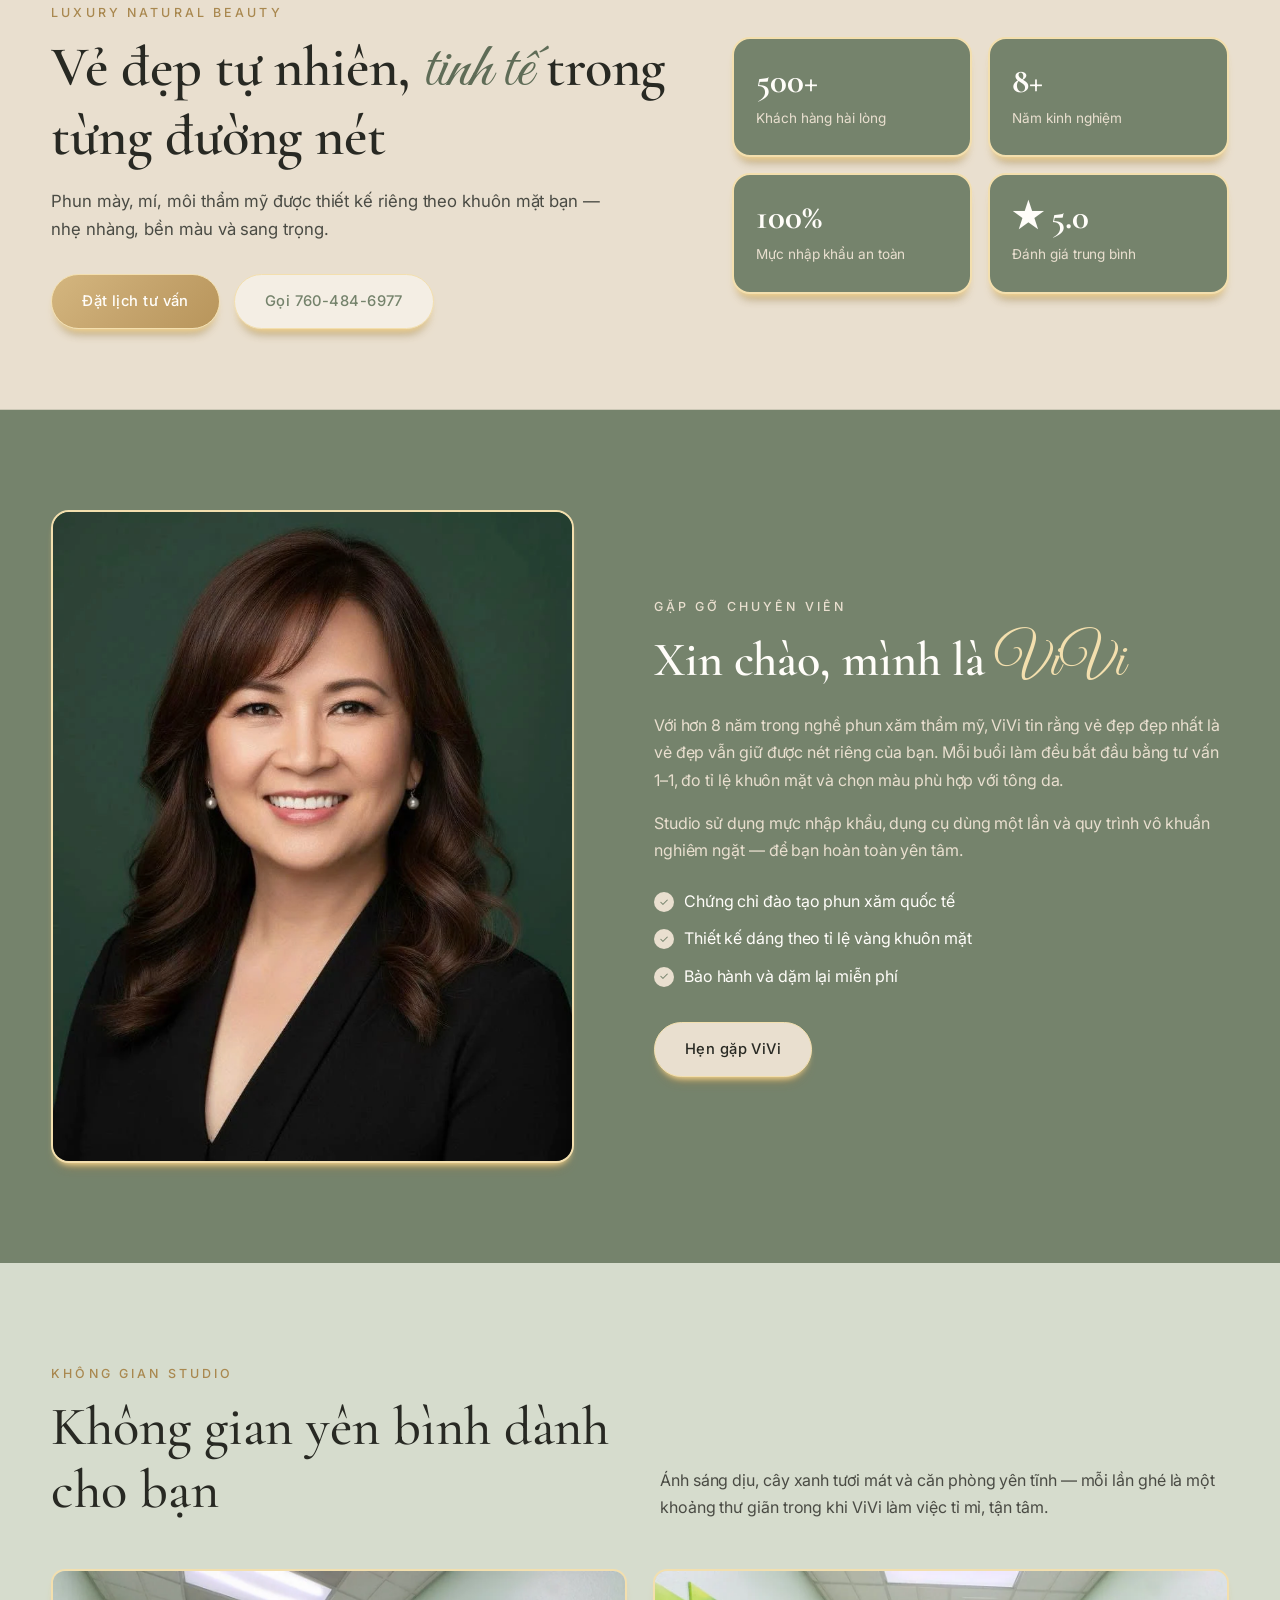
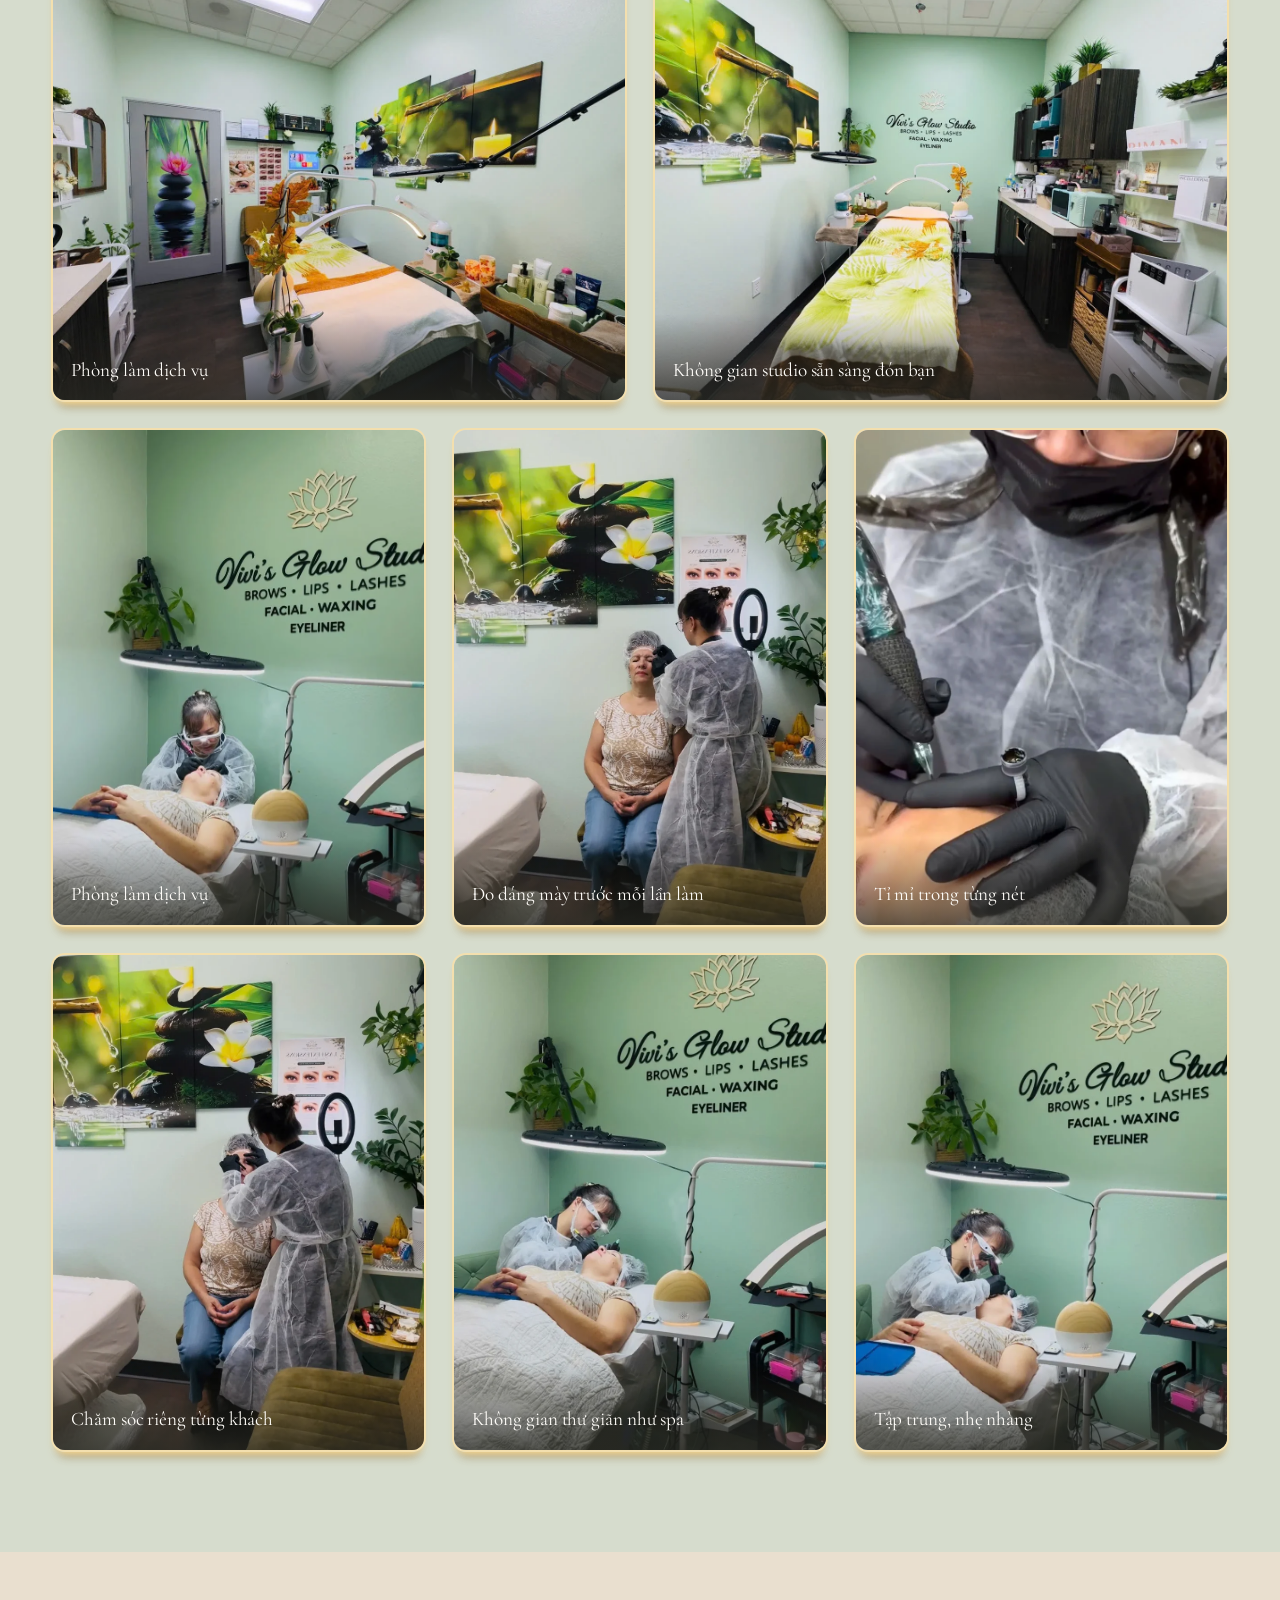
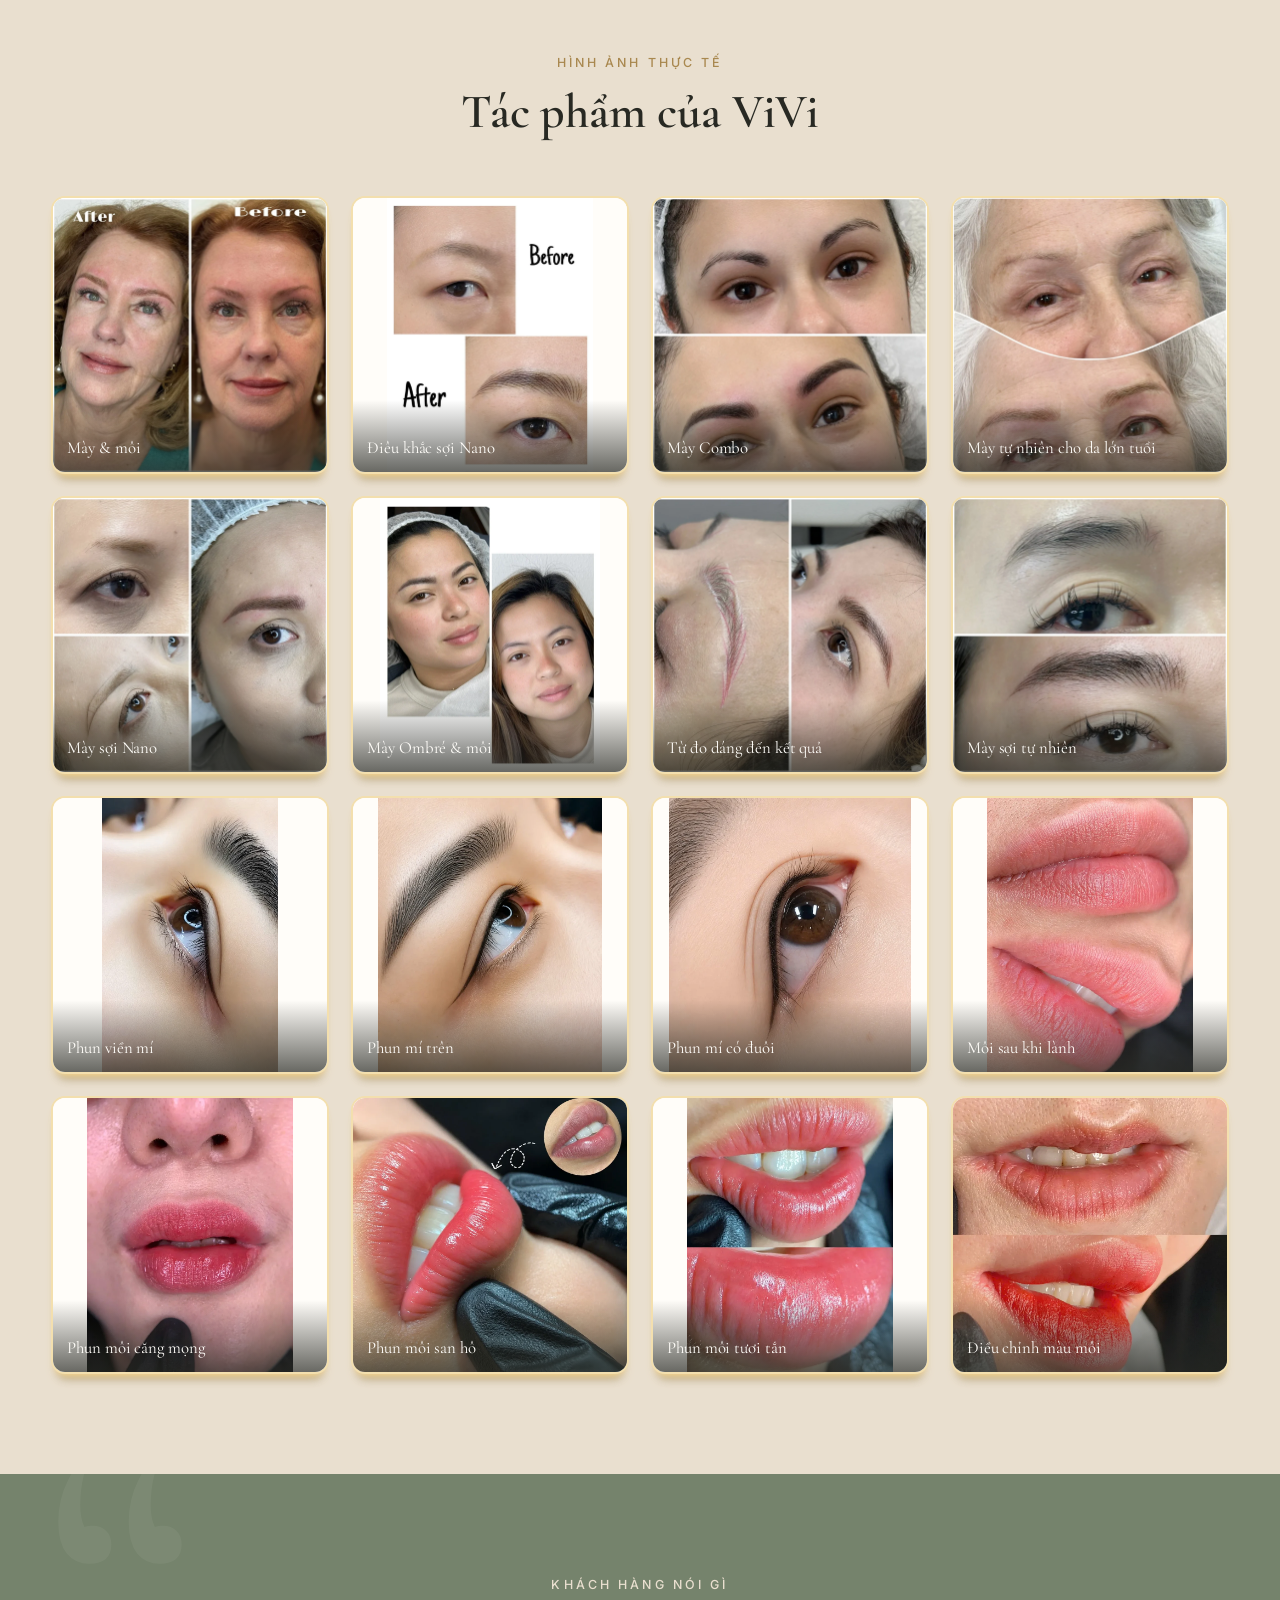
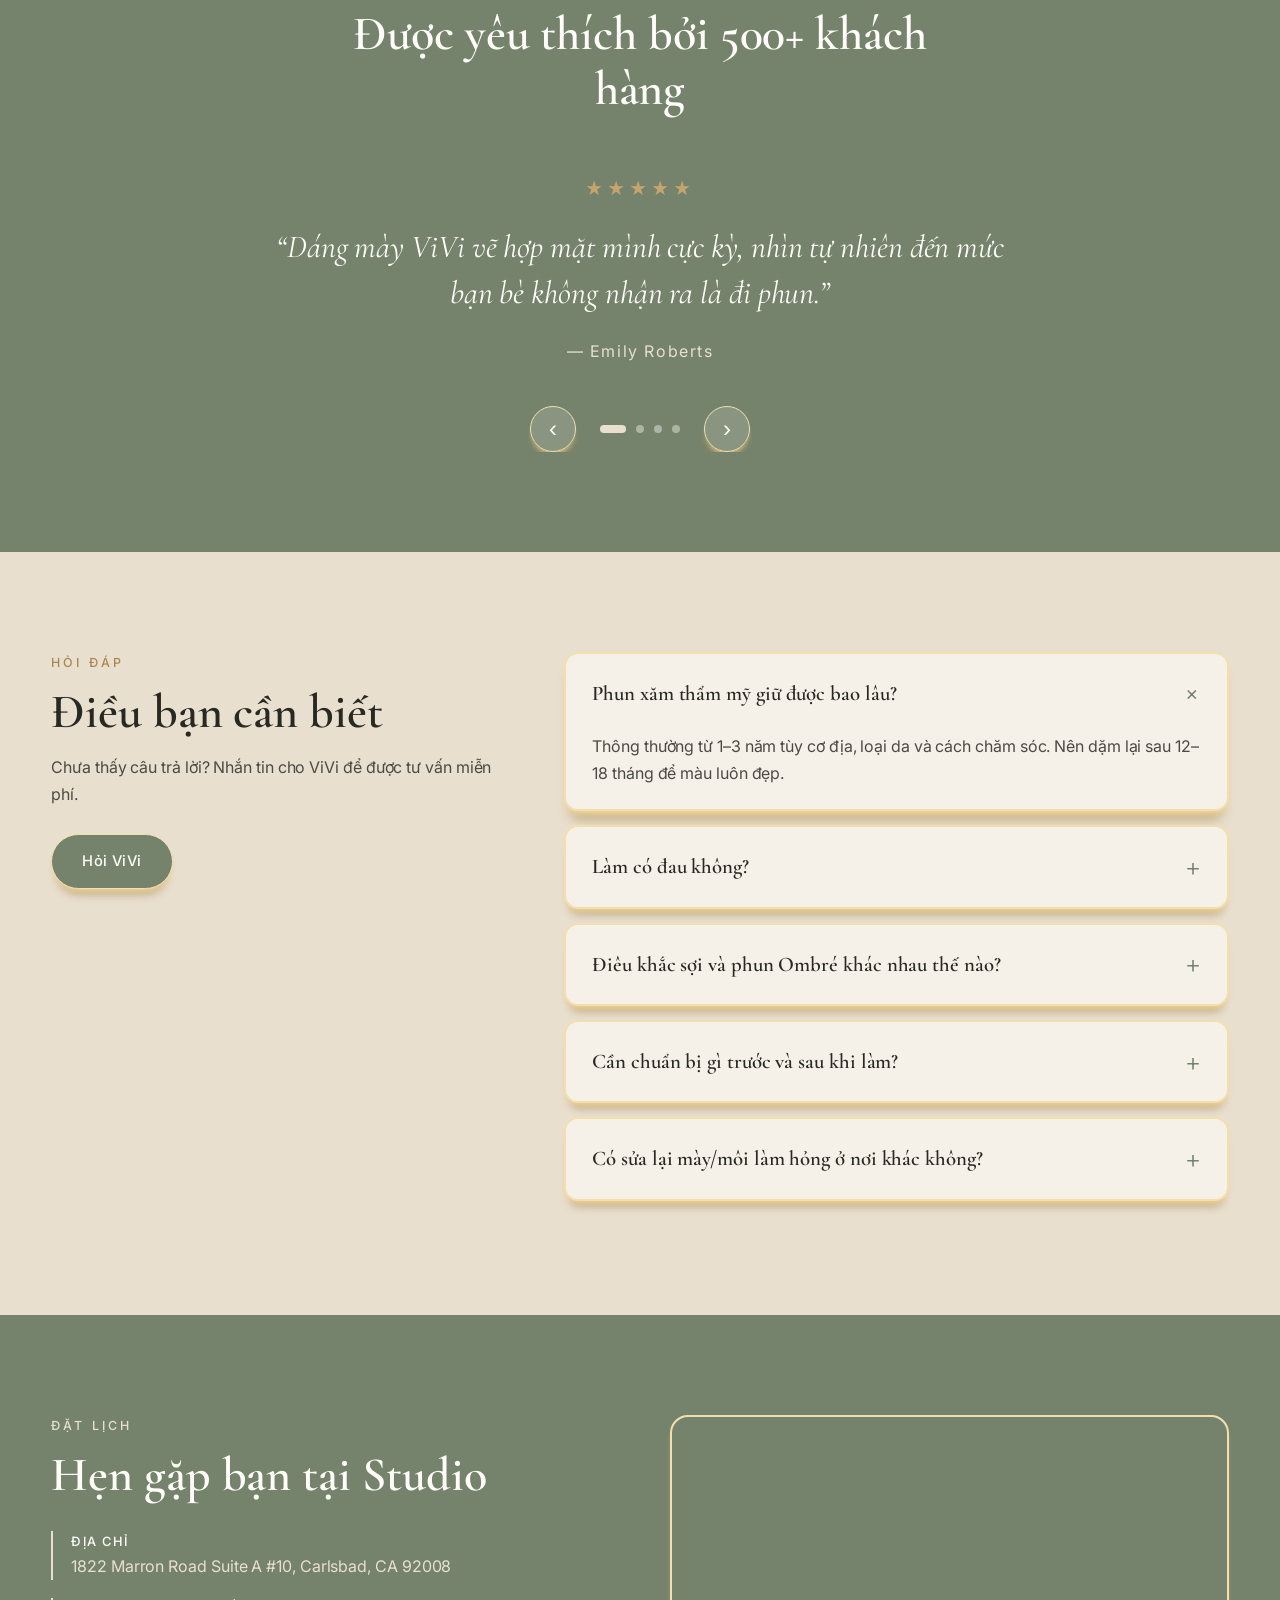
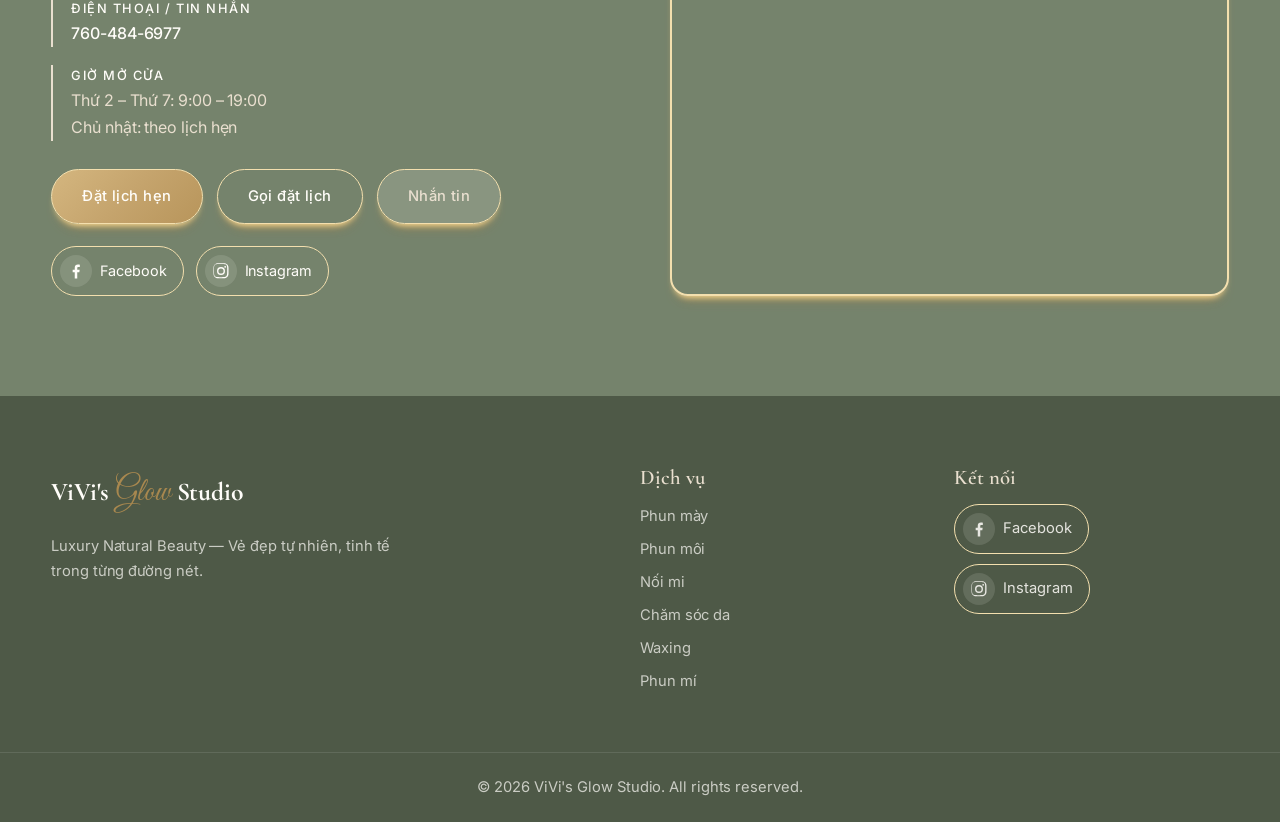
<file: index-vi.html>
<!DOCTYPE html>
<html lang="vi">
<head>
<meta charset="UTF-8">
<meta name="viewport" content="width=device-width, initial-scale=1">
<title>ViVi's Glow Studio – Phun xăm thẩm mỹ & Làm đẹp tự nhiên</title>
<meta name="description" content="ViVi's Glow Studio – Phun mày, mí, môi tự nhiên, sang trọng. Tư vấn 1–1, thiết kế theo khuôn mặt, kết quả bền đẹp.">
<link rel="preconnect" href="https://fonts.googleapis.com">
<link rel="preconnect" href="https://fonts.gstatic.com" crossorigin>
<link href="https://fonts.googleapis.com/css2?family=Cormorant+Garamond:ital,wght@0,500;0,600;0,700;1,500;1,600&family=Inter:wght@300;400;500;600&family=Great+Vibes&family=Roboto:wght@400;500;700&display=swap" rel="stylesheet">
<link rel="stylesheet" href="style.css?v=60">
</head>
<body>

<!-- ============ HEADER ============ -->
<header class="header" id="top">
  <div class="container header__inner">
    <a href="#top" class="logo">ViVi's <span>Glow</span> Studio</a>
    <nav class="nav" id="nav">
      <a href="#about">Về ViVi</a>
      <a href="services">Dịch vụ</a>
      <a href="#portfolio">Hình ảnh</a>
      <a href="#reviews">Đánh giá</a>
      <a href="#faq">Hỏi đáp</a>
      <a href="#contact">Liên hệ</a>
      <a href="tel:+17604846977" class="nav__phone" aria-label="Gọi ngay: 760-484-6977"><svg viewBox="0 0 24 24" aria-hidden="true"><path d="M6.6 10.8a15.1 15.1 0 0 0 6.6 6.6l2.2-2.2c.3-.3.7-.4 1-.2 1.1.4 2.3.6 3.6.6.6 0 1 .4 1 1V20c0 .6-.4 1-1 1A17 17 0 0 1 3 4c0-.6.4-1 1-1h3.5c.6 0 1 .4 1 1 0 1.3.2 2.5.6 3.6.1.3 0 .7-.2 1L6.6 10.8z"/></svg><span>760-484-6977</span></a>
      <a href="#contact" class="btn btn--gold nav__cta" data-book>Đặt lịch</a>
    </nav>
    <button class="burger" id="burger" aria-label="Mở menu"><span></span><span></span><span></span></button>
  </div>
</header>

<!-- ============ ẢNH BÌA ============ -->
<section class="cover">
  <img src="images/cover-main.webp?v=2" alt="ViVi's Glow Studio – Tỏa sáng vẻ đẹp thật của bạn: mày, mi, mí, chăm sóc da, môi và waxing" class="cover__single" width="1670" height="942">
</section>

<!-- ============ SERVICES ============ -->
<section class="section services" id="services">
  <div class="container">
    <div class="heading reveal">
      <p class="eyebrow">Dịch vụ</p>
      <h2>Dịch vụ tại Studio</h2>
      <p>Mỗi dịch vụ đều bắt đầu bằng buổi tư vấn riêng, phù hợp với gương mặt và phong cách của bạn.</p>
    </div>
    <div class="grid grid--3">
      <article class="service reveal">
        <div class="service__img"><img src="images/svc-brows-new.webp?v=2" alt="Mày"></div>
        <div class="service__body">
          <span class="service__time">3 giờ</span>
          <h3>Mày</h3>
          <p>Nano · Ombré · Combo — dáng mày mềm mại, tự nhiên theo khuôn mặt, từ sợi mảnh đến hiệu ứng phấn.</p>
          <div class="service__foot"><span class="price">from $399</span><a href="services/brows" class="service__link">Xem bảng giá →</a></div>
        </div>
      </article>
      <article class="service reveal">
        <div class="service__img"><img src="images/svc-lips.jpg?v=2" alt="Môi"></div>
        <div class="service__body">
          <span class="service__time">2 giờ</span>
          <h3>Môi</h3>
          <p>Blush · Ombré · Khử thâm — môi hồng căng mọng, sáng màu và giữ vẻ tươi tắn cả ngày.</p>
          <div class="service__foot"><span class="price">$449+</span><a href="services/lips" class="service__link">Xem bảng giá →</a></div>
        </div>
      </article>
      <article class="service reveal">
        <div class="service__img"><img src="images/svc-lash.jpg?v=2" alt="Mi"></div>
        <div class="service__body">
          <span class="service__time">90 phút</span>
          <h3>Mi</h3>
          <p>Classic · Hybrid · Volume — nối mi theo dáng mắt, từ nhẹ nhàng tự nhiên đến dày quyến rũ.</p>
          <div class="service__foot"><span class="price">from $135</span><a href="services/lash" class="service__link">Xem bảng giá →</a></div>
        </div>
      </article>
      <article class="service service--facial reveal">
        <div class="service__img"><img src="images/svc-facial-riman.jpg" alt="Chăm sóc da Riman"></div>
        <div class="service__body">
          <span class="service__time">60 phút</span>
          <h3>Chăm sóc da Riman</h3>
          <p>Làm sạch sâu, cấp ẩm chuyên sâu và trẻ hóa làn da — liệu trình Boo See Boo với Riman Incellderm cho làn da khỏe, rạng rỡ.</p>
          <div class="service__foot"><span class="price">from $89</span><a href="services/facial" class="service__link">Xem bảng giá →</a></div>
        </div>
      </article>
      <article class="service reveal">
        <div class="service__img"><img src="images/svc-waxing.jpg?v=2" alt="Waxing"></div>
        <div class="service__body">
          <span class="service__time">30 phút</span>
          <h3>Waxing</h3>
          <p>Mịn màng & Tự tin — wax nhẹ nhàng, vệ sinh, da mềm mịn trong nhiều tuần.</p>
          <div class="service__foot"><span class="price">from $15</span><a href="services/waxing" class="service__link">Xem bảng giá →</a></div>
        </div>
      </article>
      <article class="service reveal">
        <div class="service__img"><img src="images/svc-eyeliner.jpg?v=2" alt="Mí mắt"></div>
        <div class="service__body">
          <span class="service__time">1.5 giờ</span>
          <h3>Mí mắt</h3>
          <p>Classic · Permanent — đôi mắt sắc nét, có hồn mà không cần kẻ mắt mỗi sáng.</p>
          <div class="service__foot"><span class="price">from $175</span><a href="services/eyeliner" class="service__link">Xem bảng giá →</a></div>
        </div>
      </article>
    </div>
  </div>
</section>

<!-- ============ FEATURED: RIMAN FACIAL ============ -->
<section class="section feature" id="facial">
  <div class="container feature__inner">
    <figure class="feature__img reveal"><img src="images/riman-facial.webp" alt="Signature Riman Facial tại ViVi's Glow Studio" loading="lazy"><figcaption hidden>Signature Riman Facial</figcaption></figure>
    <div class="feature__text reveal">
      <p class="eyebrow">Dịch vụ nổi bật</p>
      <h2>Signature <em>Riman</em> Facial</h2>
      <p class="feature__sub">Đánh thức vẻ đẹp tự nhiên</p>
      <p>Liệu trình chăm sóc da cao cấp với dòng mỹ phẩm Riman Incellderm — làm sạch, cân bằng và nuôi dưỡng để làn da tươi mới, căng ẩm và rạng rỡ.</p>
      <ul class="feature__list">
          <li><span class="lotus">❀</span>Làm sạch sâu</li>
          <li><span class="lotus">❀</span>Cấp ẩm chuyên sâu</li>
          <li><span class="lotus">❀</span>Rạng rỡ, trẻ trung</li>
      </ul>
      <div class="feature__ritual"><b>Liệu trình Boo See Boo</b><span>cho làn da khỏe, sáng mịn</span></div>
      <div class="feature__btns">
        <a href="#contact" class="btn btn--gold" data-book="Premium Riman Signature Facial">Đặt lịch Facial</a>
        <a href="tel:+17604846977" class="btn btn--outline">Gọi ngay</a>
      </div>
    </div>
  </div>
</section>

<!-- ============ HERO ============ -->
<section class="hero">
  <div class="container hero__inner">
    <div class="hero__text reveal">
      <p class="eyebrow">Luxury Natural Beauty</p>
      <h1>Vẻ đẹp tự nhiên, <em>tinh tế</em> trong từng đường nét</h1>
      <p class="hero__sub">Phun mày, mí, môi thẩm mỹ được thiết kế riêng theo khuôn mặt bạn — nhẹ nhàng, bền màu và sang trọng.</p>
      <div class="hero__btns">
        <a href="#contact" class="btn btn--gold" data-book>Đặt lịch tư vấn</a>
        <a href="tel:+17604846977" class="btn btn--outline">Gọi 760-484-6977</a>
      </div>
    </div>
    <ul class="trust reveal">
      <li><strong>500+</strong><span>Khách hàng hài lòng</span></li>
      <li><strong>8+</strong><span>Năm kinh nghiệm</span></li>
      <li><strong>100%</strong><span>Mực nhập khẩu an toàn</span></li>
      <li><strong>★ 5.0</strong><span>Đánh giá trung bình</span></li>
    </ul>
  </div>
</section>

<!-- ============ ABOUT ============ -->
<section class="section about" id="about">
  <div class="container about__inner">
    <div class="about__img reveal">
      <img src="images/vivi-portrait.webp?v=2" alt="Chuyên viên ViVi">
    </div>
    <div class="about__text reveal">
      <p class="eyebrow">Gặp gỡ chuyên viên</p>
      <h2>Xin chào, mình là <em>ViVi</em></h2>
      <p>Với hơn 8 năm trong nghề phun xăm thẩm mỹ, ViVi tin rằng vẻ đẹp đẹp nhất là vẻ đẹp vẫn giữ được nét riêng của bạn. Mỗi buổi làm đều bắt đầu bằng tư vấn 1–1, đo tỉ lệ khuôn mặt và chọn màu phù hợp với tông da.</p>
      <p>Studio sử dụng mực nhập khẩu, dụng cụ dùng một lần và quy trình vô khuẩn nghiêm ngặt — để bạn hoàn toàn yên tâm.</p>
      <ul class="checks">
        <li>Chứng chỉ đào tạo phun xăm quốc tế</li>
        <li>Thiết kế dáng theo tỉ lệ vàng khuôn mặt</li>
        <li>Bảo hành và dặm lại miễn phí</li>
      </ul>
      <a href="#contact" class="btn btn--sage">Hẹn gặp ViVi</a>
    </div>
  </div>
</section>

<!-- ============ STUDIO ============ -->
<section class="section studio" id="studio">
  <div class="container">
    <div class="studio__head reveal">
      <div>
        <p class="eyebrow">Không gian Studio</p>
        <h2>Không gian yên bình dành cho bạn</h2>
      </div>
      <p>Ánh sáng dịu, cây xanh tươi mát và căn phòng yên tĩnh — mỗi lần ghé là một khoảng thư giãn trong khi ViVi làm việc tỉ mỉ, tận tâm.</p>
    </div>
    <div class="studio__wide">
      <figure class="reveal"><img src="images/room-1.webp" alt="Phòng làm dịch vụ" loading="lazy"><figcaption>Phòng làm dịch vụ</figcaption></figure>
      <figure class="reveal"><img src="images/room-2.webp" alt="Không gian studio sẵn sàng đón bạn" loading="lazy"><figcaption>Không gian studio sẵn sàng đón bạn</figcaption></figure>
    </div>
    <div class="studio__grid">
      <figure class="reveal"><img src="images/studio-1.webp" alt="Phòng làm dịch vụ" loading="lazy"><figcaption>Phòng làm dịch vụ</figcaption></figure>
      <figure class="reveal"><img src="images/studio-2.webp" alt="Đo dáng mày trước mỗi lần làm" loading="lazy"><figcaption>Đo dáng mày trước mỗi lần làm</figcaption></figure>
      <figure class="reveal"><img src="images/studio-3.webp" alt="Tỉ mỉ trong từng nét" loading="lazy"><figcaption>Tỉ mỉ trong từng nét</figcaption></figure>
      <figure class="reveal"><img src="images/studio-4.webp" alt="Chăm sóc riêng từng khách" loading="lazy"><figcaption>Chăm sóc riêng từng khách</figcaption></figure>
      <figure class="reveal"><img src="images/studio-5.webp" alt="Không gian thư giãn như spa" loading="lazy"><figcaption>Không gian thư giãn như spa</figcaption></figure>
      <figure class="reveal"><img src="images/studio-6.webp" alt="Tập trung, nhẹ nhàng" loading="lazy"><figcaption>Tập trung, nhẹ nhàng</figcaption></figure>
    </div>
  </div>
</section>

<!-- ============ PORTFOLIO ============ -->
<section class="section portfolio" id="portfolio">
  <div class="container">
    <div class="heading reveal">
      <p class="eyebrow">Hình ảnh thực tế</p>
      <h2>Tác phẩm của ViVi</h2>
    </div>
        <div class="gallery gallery--ba">
      <figure class="reveal"><img src="images/pf-1.webp" alt="Mày & môi – trước và sau" loading="lazy"><figcaption>Mày & môi</figcaption></figure>
      <figure class="reveal"><img src="images/pf-2.webp" alt="Điêu khắc sợi Nano – trước và sau" loading="lazy"><figcaption>Điêu khắc sợi Nano</figcaption></figure>
      <figure class="reveal"><img src="images/pf-3.webp" alt="Mày Combo – trước và sau" loading="lazy"><figcaption>Mày Combo</figcaption></figure>
      <figure class="reveal"><img src="images/pf-4.webp" alt="Mày tự nhiên cho da lớn tuổi – trước và sau" loading="lazy"><figcaption>Mày tự nhiên cho da lớn tuổi</figcaption></figure>
      <figure class="reveal"><img src="images/pf-5.webp" alt="Mày sợi Nano – trước và sau" loading="lazy"><figcaption>Mày sợi Nano</figcaption></figure>
      <figure class="reveal"><img src="images/pf-6.webp" alt="Mày Ombré & môi – trước và sau" loading="lazy"><figcaption>Mày Ombré & môi</figcaption></figure>
      <figure class="reveal"><img src="images/pf-7.webp" alt="Từ đo dáng đến kết quả – trước và sau" loading="lazy"><figcaption>Từ đo dáng đến kết quả</figcaption></figure>
      <figure class="reveal"><img src="images/pf-8.webp" alt="Mày sợi tự nhiên – trước và sau" loading="lazy"><figcaption>Mày sợi tự nhiên</figcaption></figure>
      <figure class="reveal"><img src="images/pf-9.webp" alt="Phun viền mí – trước và sau" loading="lazy"><figcaption>Phun viền mí</figcaption></figure>
      <figure class="reveal"><img src="images/pf-10.webp" alt="Phun mí trên – trước và sau" loading="lazy"><figcaption>Phun mí trên</figcaption></figure>
      <figure class="reveal"><img src="images/pf-11.webp" alt="Phun mí có đuôi – trước và sau" loading="lazy"><figcaption>Phun mí có đuôi</figcaption></figure>
      <figure class="reveal"><img src="images/pf-12.webp" alt="Môi sau khi lành – trước và sau" loading="lazy"><figcaption>Môi sau khi lành</figcaption></figure>
      <figure class="reveal"><img src="images/pf-15.webp" alt="Phun môi căng mọng – trước và sau" loading="lazy"><figcaption>Phun môi căng mọng</figcaption></figure>
      <figure class="reveal"><img src="images/pf-17.webp" alt="Phun môi san hô – trước và sau" loading="lazy"><figcaption>Phun môi san hô</figcaption></figure>
      <figure class="reveal"><img src="images/pf-18.webp" alt="Phun môi tươi tắn – trước và sau" loading="lazy"><figcaption>Phun môi tươi tắn</figcaption></figure>
      <figure class="reveal"><img src="images/pf-19.webp" alt="Điều chỉnh màu môi – trước và sau" loading="lazy"><figcaption>Điều chỉnh màu môi</figcaption></figure>
    </div>

  </div>
</section>

<!-- ============ REVIEWS ============ -->
<section class="section reviews" id="reviews">
  <div class="container">
    <div class="heading heading--light reveal">
      <p class="eyebrow">Khách hàng nói gì</p>
      <h2>Được yêu thích bởi 500+ khách hàng</h2>
    </div>
    <div class="slider reveal">
      <div class="slider__track" id="track">
        <blockquote class="review"><div class="stars">★★★★★</div><p>“Dáng mày ViVi vẽ hợp mặt mình cực kỳ, nhìn tự nhiên đến mức bạn bè không nhận ra là đi phun.”</p><cite>— Emily Roberts</cite></blockquote>
        <blockquote class="review"><div class="stars">★★★★★</div><p>“Studio sạch sẽ, sang trọng. Làm môi gần như không đau, lên màu hồng đào rất xinh.”</p><cite>— Sarah Mitchell</cite></blockquote>
        <blockquote class="review"><div class="stars">★★★★★</div><p>“Mình rất kỹ tính nhưng ViVi tư vấn tận tâm, sửa dáng tới khi mình ưng mới làm.”</p><cite>— Jessica Parker</cite></blockquote>
        <blockquote class="review"><div class="stars">★★★★★</div><p>“Phun mí xong mắt có hồn hẳn, sáng dậy không cần trang điểm vẫn tự tin.”</p><cite>— Olivia Thompson</cite></blockquote>
      </div>
      <div class="slider__nav">
        <button id="prev" aria-label="Trước">‹</button>
        <div class="dots" id="dots"></div>
        <button id="next" aria-label="Sau">›</button>
      </div>
    </div>
  </div>
</section>

<!-- ============ FAQ ============ -->
<section class="section faq" id="faq">
  <div class="container faq__inner">
    <div class="heading heading--left reveal">
      <p class="eyebrow">Hỏi đáp</p>
      <h2>Điều bạn cần biết</h2>
      <p>Chưa thấy câu trả lời? Nhắn tin cho ViVi để được tư vấn miễn phí.</p>
      <a href="#contact" class="btn btn--sage">Hỏi ViVi</a>
    </div>
    <div class="accordion reveal">
      <details open><summary>Phun xăm thẩm mỹ giữ được bao lâu?</summary><p>Thông thường từ 1–3 năm tùy cơ địa, loại da và cách chăm sóc. Nên dặm lại sau 12–18 tháng để màu luôn đẹp.</p></details>
      <details><summary>Làm có đau không?</summary><p>Studio sử dụng tê bôi chuyên dụng, đa số khách chỉ cảm thấy hơi châm chích nhẹ.</p></details>
      <details><summary>Điêu khắc sợi và phun Ombré khác nhau thế nào?</summary><p>Điêu khắc tạo từng sợi như lông thật, hợp da khô/thường. Ombré tạo hiệu ứng phấn mềm, hợp mọi loại da kể cả da dầu.</p></details>
      <details><summary>Cần chuẩn bị gì trước và sau khi làm?</summary><p>Tránh rượu bia, cà phê 24h trước. Sau khi làm giữ khô vùng phun 7 ngày, không trang điểm và tránh nắng.</p></details>
      <details><summary>Có sửa lại mày/môi làm hỏng ở nơi khác không?</summary><p>Có. ViVi sẽ đánh giá tình trạng và tư vấn phương án khử, sửa màu hoặc phun đè phù hợp.</p></details>
    </div>
  </div>
</section>

<!-- ============ CONTACT ============ -->
<section class="section contact" id="contact">
  <div class="container contact__inner">
    <div class="contact__info reveal">
      <p class="eyebrow">Đặt lịch</p>
      <h2>Hẹn gặp bạn tại Studio</h2>
      <ul class="info">
        <li><b>Địa chỉ</b>1822 Marron Road Suite A #10, Carlsbad, CA 92008</li>
        <li><b>Điện thoại / Tin nhắn</b><a href="tel:+17604846977">760-484-6977</a></li>
        <li><b>Giờ mở cửa</b>Thứ 2 – Thứ 7: 9:00 – 19:00<br>Chủ nhật: theo lịch hẹn</li>
      </ul>
      <div class="contact__btns">
        <a href="#contact" class="btn btn--gold" data-book>Đặt lịch hẹn</a>
        <a href="tel:+17604846977" class="btn btn--sage">Gọi đặt lịch</a>
        <a href="sms:+17604846977" class="btn btn--light">Nhắn tin</a>
      </div>
      <div class="social social--contact"><a href="https://www.facebook.com/ViviGlowStudio" target="_blank" rel="noopener" aria-label="Facebook" class="social__link"><svg viewBox="0 0 24 24" aria-hidden="true"><path d="M13.5 21v-7.5h2.5l.4-3h-2.9V8.6c0-.9.3-1.5 1.5-1.5h1.6V4.4c-.3 0-1.2-.1-2.3-.1-2.3 0-3.8 1.4-3.8 3.9v2.3H8v3h2.5V21h3z"/></svg><span>Facebook</span></a><a href="https://www.instagram.com/vivisglowstudio" target="_blank" rel="noopener" aria-label="Instagram" class="social__link"><svg viewBox="0 0 24 24" aria-hidden="true"><path d="M12 7.2A4.8 4.8 0 1 0 12 16.8 4.8 4.8 0 0 0 12 7.2zm0 7.9a3.1 3.1 0 1 1 0-6.2 3.1 3.1 0 0 1 0 6.2zm6.1-8.1a1.1 1.1 0 1 1-2.2 0 1.1 1.1 0 0 1 2.2 0zM21 8.1c-.1-1.5-.4-2.8-1.5-3.9S17.1 2.8 15.6 2.7C14.1 2.6 9.9 2.6 8.4 2.7 6.9 2.8 5.6 3.1 4.5 4.2S3.1 6.6 3 8.1c-.1 1.5-.1 5.7 0 7.2.1 1.5.4 2.8 1.5 3.9s2.4 1.4 3.9 1.5c1.5.1 5.7.1 7.2 0 1.5-.1 2.8-.4 3.9-1.5s1.4-2.4 1.5-3.9c.1-1.5.1-5.7 0-7.2zm-2 9.1c-.3.8-1 1.5-1.8 1.8-1.3.5-4.3.4-5.7.4s-4.4.1-5.7-.4c-.8-.3-1.5-1-1.8-1.8-.5-1.3-.4-4.3-.4-5.7s-.1-4.4.4-5.7c.3-.8 1-1.5 1.8-1.8 1.3-.5 4.3-.4 5.7-.4s4.4-.1 5.7.4c.8.3 1.5 1 1.8 1.8.5 1.3.4 4.3.4 5.7s.1 4.4-.4 5.7z"/></svg><span>Instagram</span></a></div>
    </div>
    <div class="map reveal">
      <iframe title="Bản đồ" loading="lazy" src="https://www.google.com/maps?q=1822+Marron+Road+Suite+A+10,+Carlsbad,+CA+92008&output=embed"></iframe>
    </div>
  </div>
</section>

<div class="lightbox" id="lightbox" aria-hidden="true"><button class="lightbox__close" aria-label="Close">×</button><img alt=""><p class="lightbox__cap"></p></div>

<!-- ============ FOOTER ============ -->
<footer class="footer">
  <div class="container footer__inner">
    <div>
      <a href="#top" class="logo logo--light">ViVi's <span>Glow</span> Studio</a>
      <p>Luxury Natural Beauty — Vẻ đẹp tự nhiên, tinh tế trong từng đường nét.</p>
    </div>
    <div>
      <h4>Dịch vụ</h4>
      <a href="services/brows">Phun mày</a><a href="services/lips">Phun môi</a><a href="services/lash">Nối mi</a><a href="services/facial">Chăm sóc da</a><a href="services/waxing">Waxing</a><a href="services/eyeliner">Phun mí</a>
    </div>
    <div>
      <h4>Kết nối</h4>
      <div class="social social--footer"><a href="https://www.facebook.com/ViviGlowStudio" target="_blank" rel="noopener" aria-label="Facebook" class="social__link"><svg viewBox="0 0 24 24" aria-hidden="true"><path d="M13.5 21v-7.5h2.5l.4-3h-2.9V8.6c0-.9.3-1.5 1.5-1.5h1.6V4.4c-.3 0-1.2-.1-2.3-.1-2.3 0-3.8 1.4-3.8 3.9v2.3H8v3h2.5V21h3z"/></svg><span>Facebook</span></a><a href="https://www.instagram.com/vivisglowstudio" target="_blank" rel="noopener" aria-label="Instagram" class="social__link"><svg viewBox="0 0 24 24" aria-hidden="true"><path d="M12 7.2A4.8 4.8 0 1 0 12 16.8 4.8 4.8 0 0 0 12 7.2zm0 7.9a3.1 3.1 0 1 1 0-6.2 3.1 3.1 0 0 1 0 6.2zm6.1-8.1a1.1 1.1 0 1 1-2.2 0 1.1 1.1 0 0 1 2.2 0zM21 8.1c-.1-1.5-.4-2.8-1.5-3.9S17.1 2.8 15.6 2.7C14.1 2.6 9.9 2.6 8.4 2.7 6.9 2.8 5.6 3.1 4.5 4.2S3.1 6.6 3 8.1c-.1 1.5-.1 5.7 0 7.2.1 1.5.4 2.8 1.5 3.9s2.4 1.4 3.9 1.5c1.5.1 5.7.1 7.2 0 1.5-.1 2.8-.4 3.9-1.5s1.4-2.4 1.5-3.9c.1-1.5.1-5.7 0-7.2zm-2 9.1c-.3.8-1 1.5-1.8 1.8-1.3.5-4.3.4-5.7.4s-4.4.1-5.7-.4c-.8-.3-1.5-1-1.8-1.8-.5-1.3-.4-4.3-.4-5.7s-.1-4.4.4-5.7c.3-.8 1-1.5 1.8-1.8 1.3-.5 4.3-.4 5.7-.4s4.4-.1 5.7.4c.8.3 1.5 1 1.8 1.8.5 1.3.4 4.3.4 5.7s.1 4.4-.4 5.7z"/></svg><span>Instagram</span></a></div>
    </div>
  </div>
  <p class="footer__copy">© 2026 ViVi's Glow Studio. All rights reserved.</p>
</footer>

<!-- Nút gọi nổi -->
<a href="tel:+17604846977" class="float-call" aria-label="Gọi ngay: 760-484-6977"><svg viewBox="0 0 24 24" aria-hidden="true"><path d="M6.6 10.8a15.1 15.1 0 0 0 6.6 6.6l2.2-2.2c.3-.3.7-.4 1-.2 1.1.4 2.3.6 3.6.6.6 0 1 .4 1 1V20c0 .6-.4 1-1 1A17 17 0 0 1 3 4c0-.6.4-1 1-1h3.5c.6 0 1 .4 1 1 0 1.3.2 2.5.6 3.6.1.3 0 .7-.2 1L6.6 10.8z"/></svg><span class="float-call__num">760-484-6977</span></a>

<script src="script.js?v=51"></script>
</body>
</html>
</file>
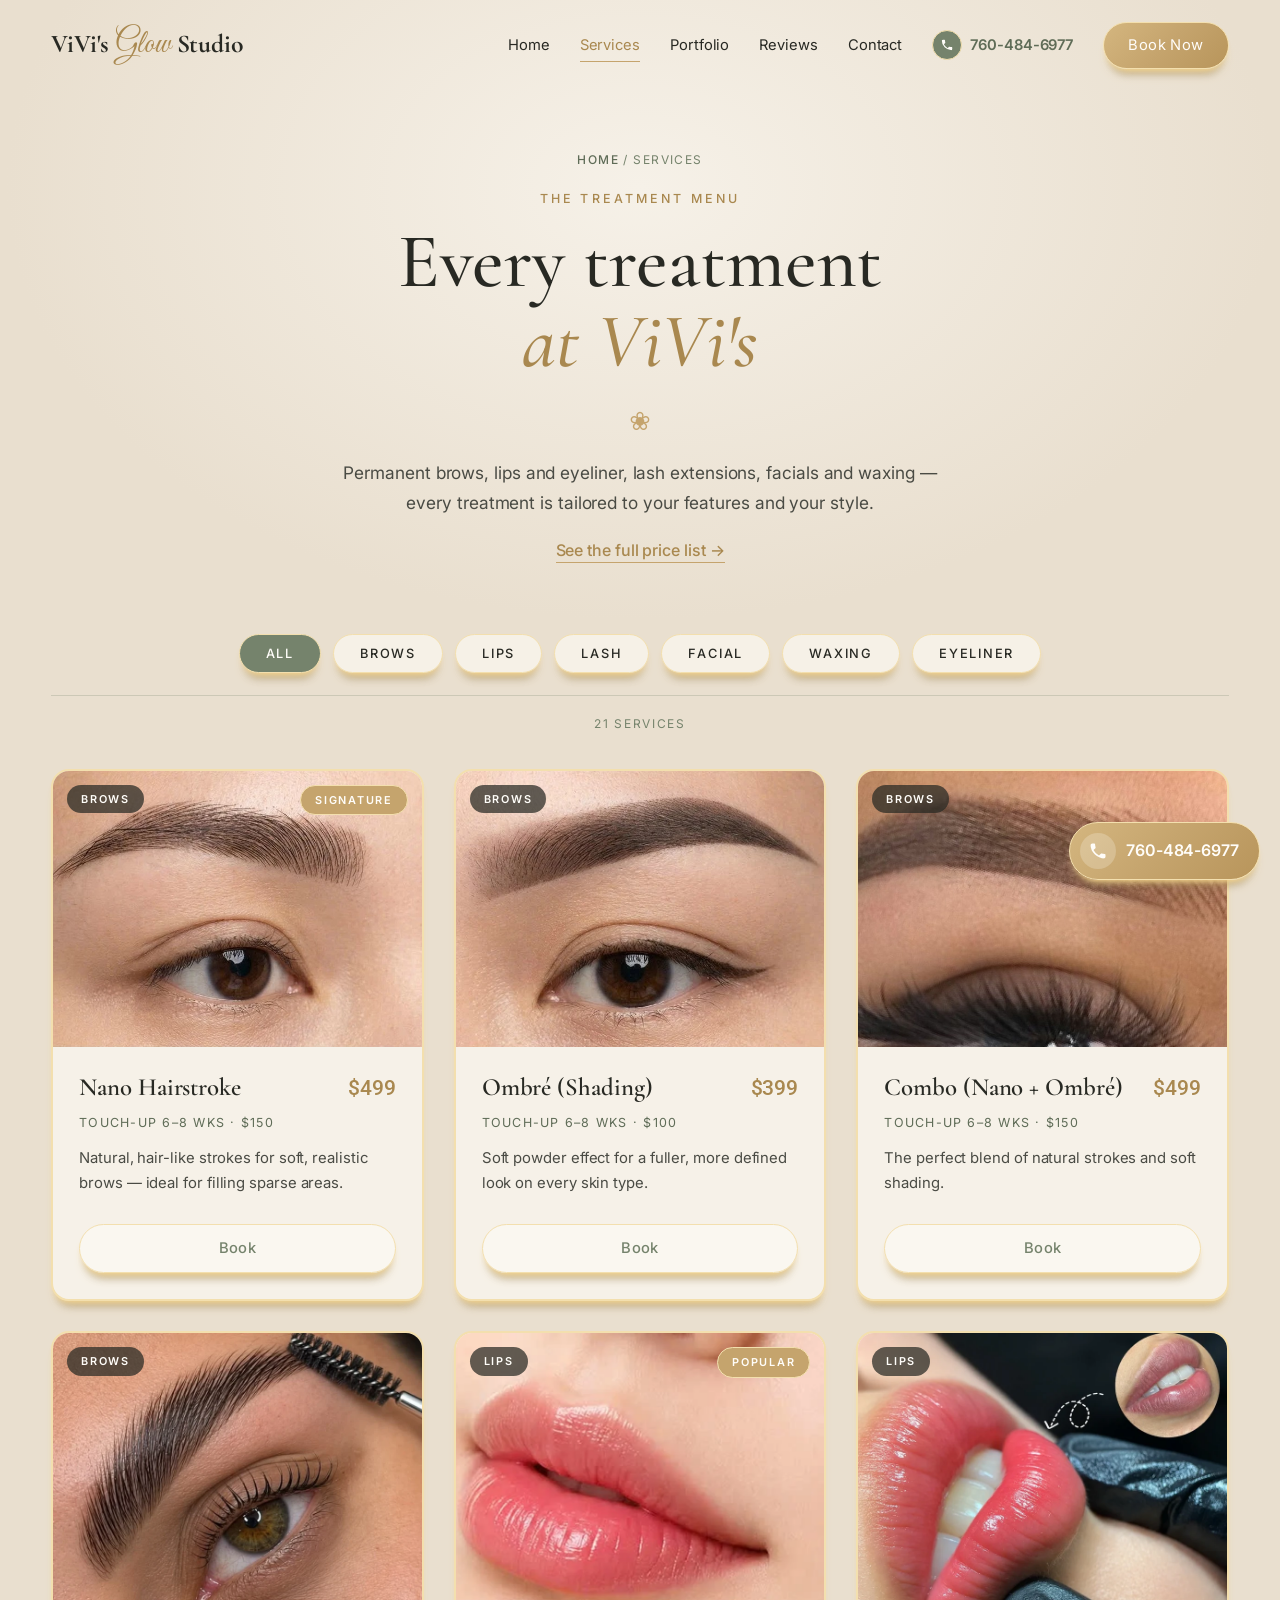
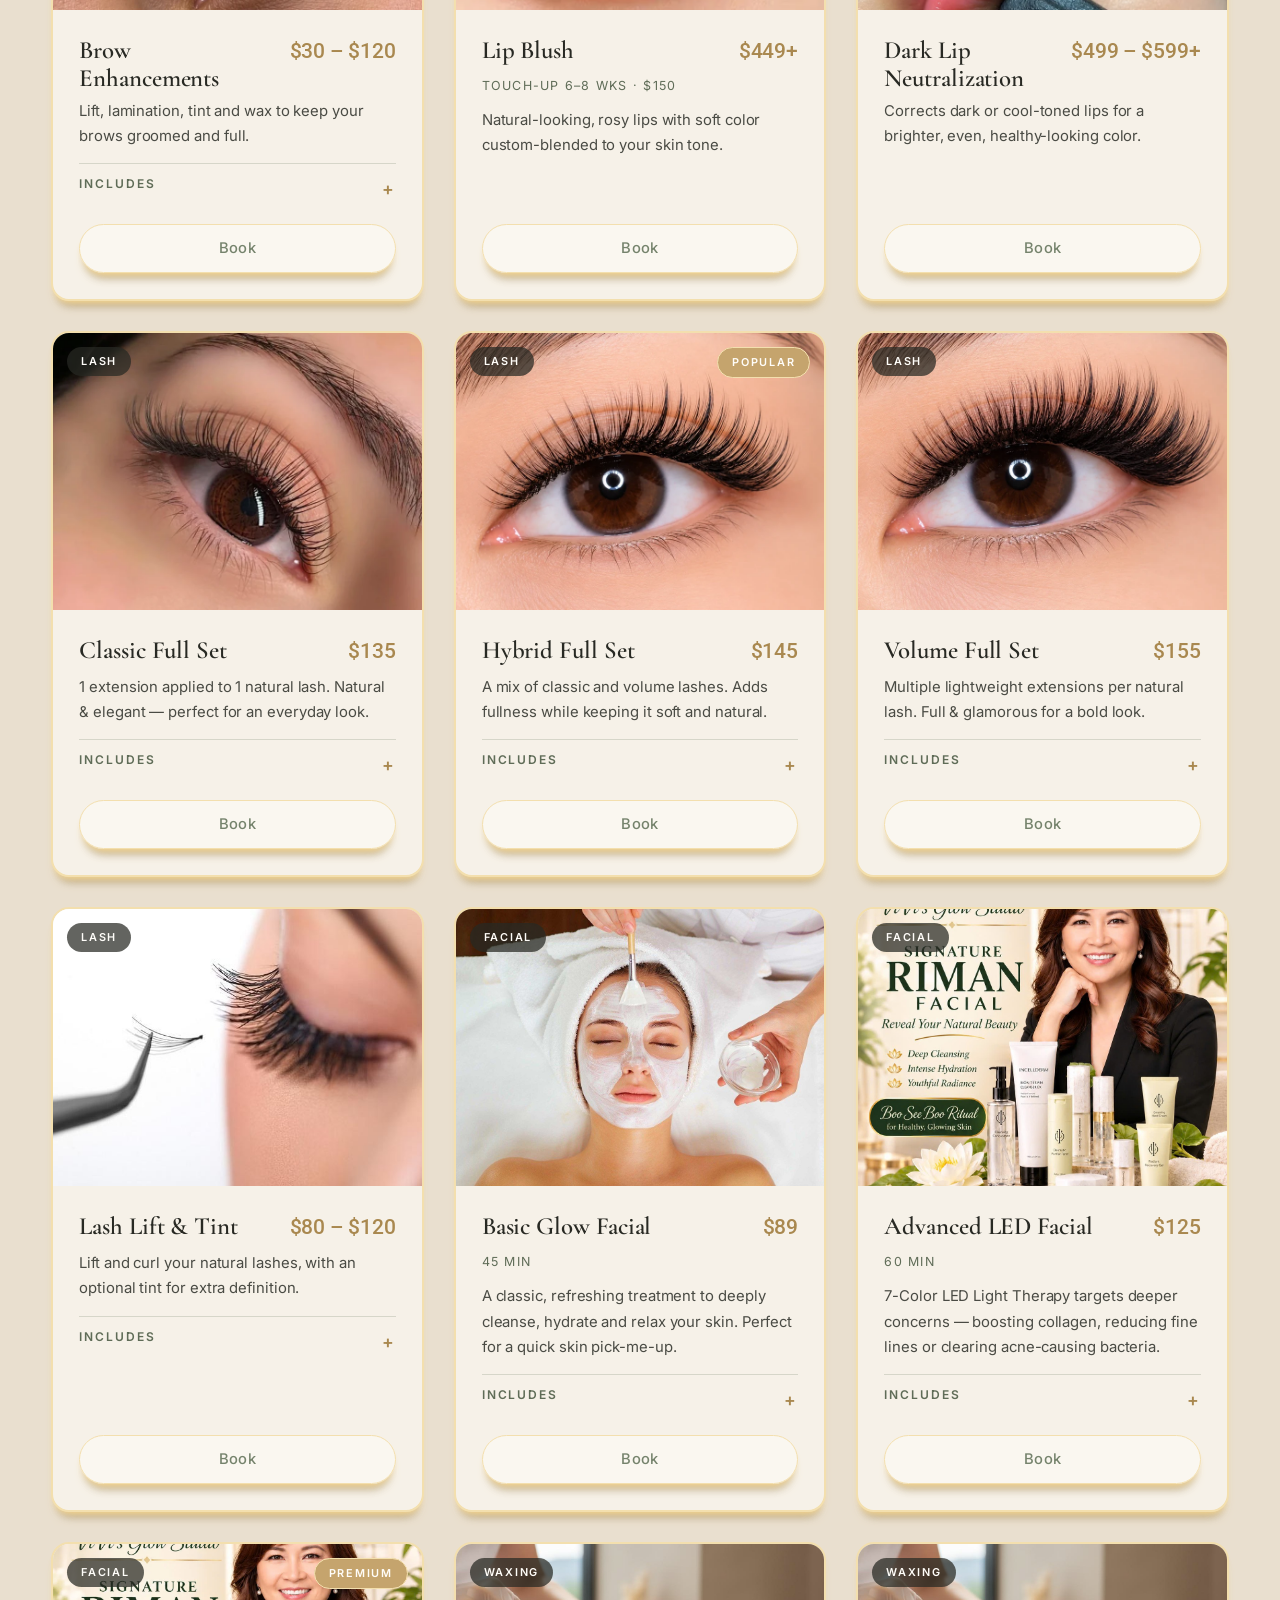
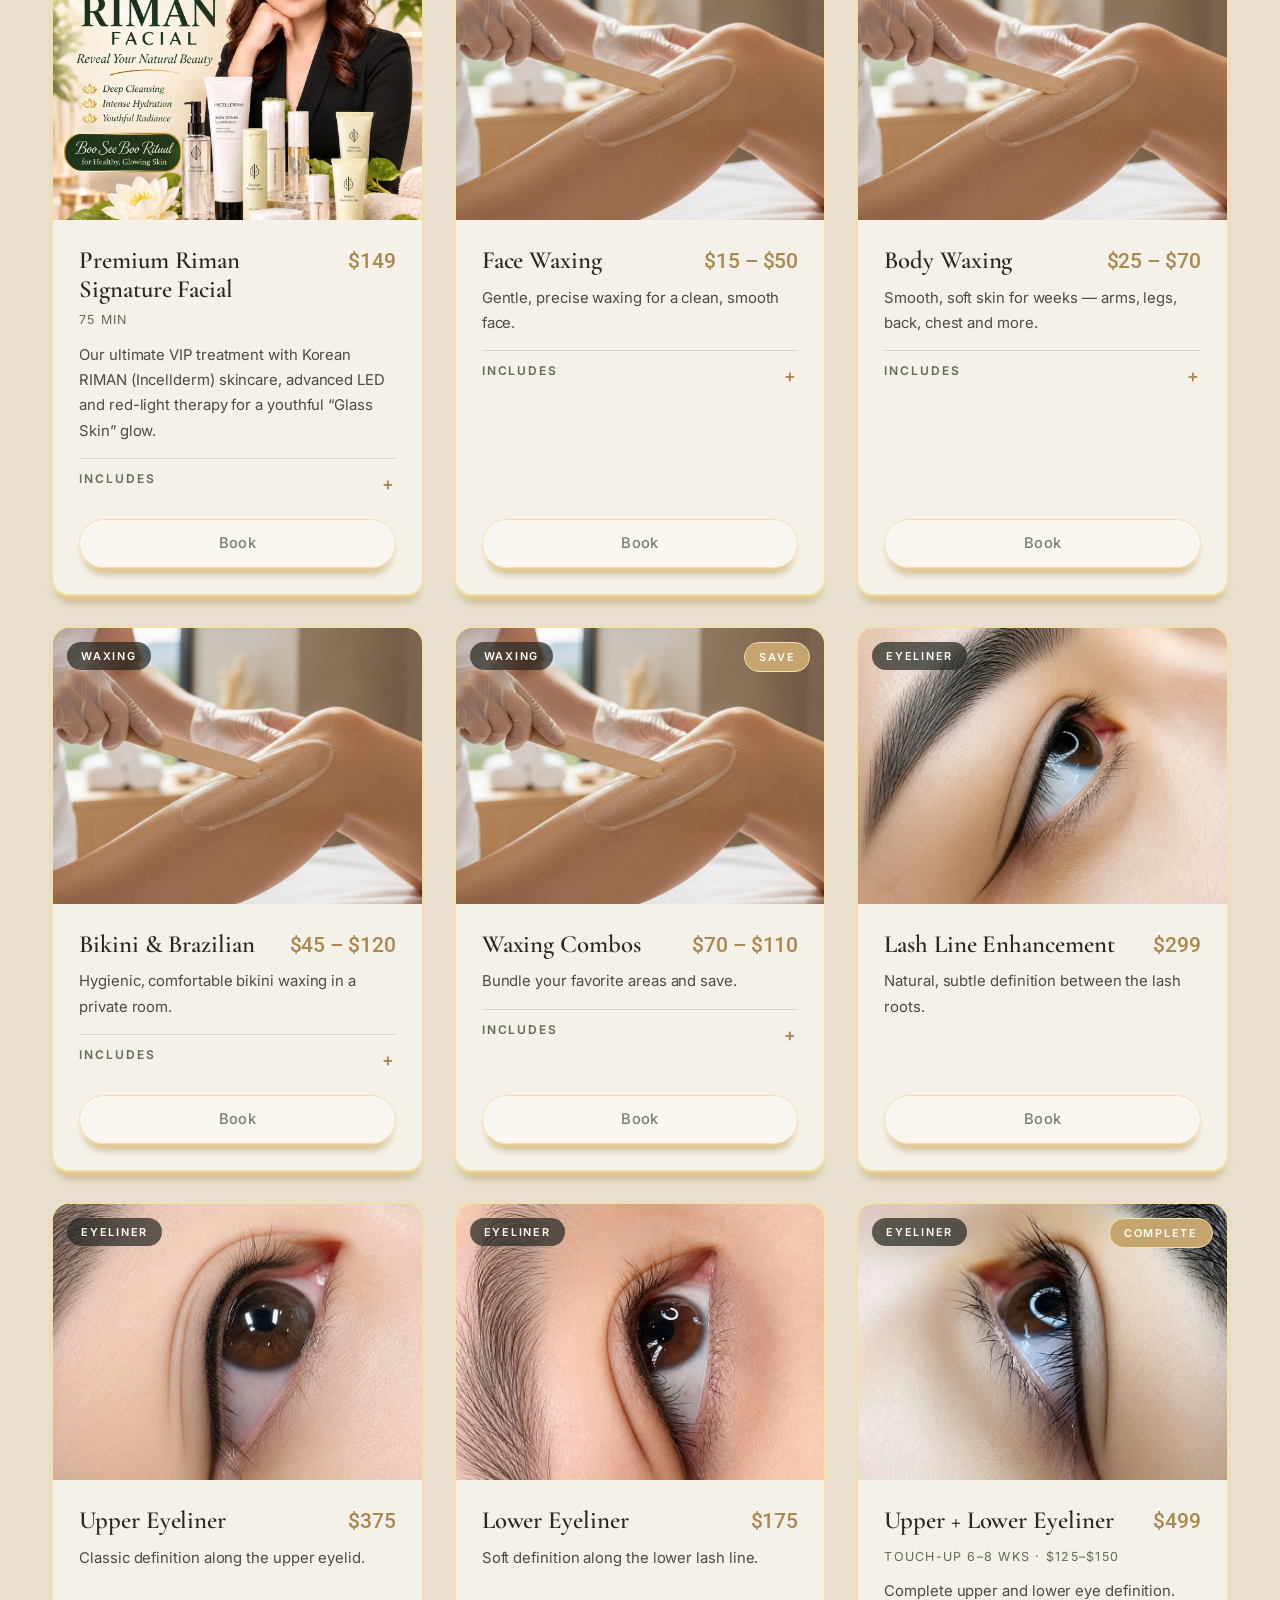
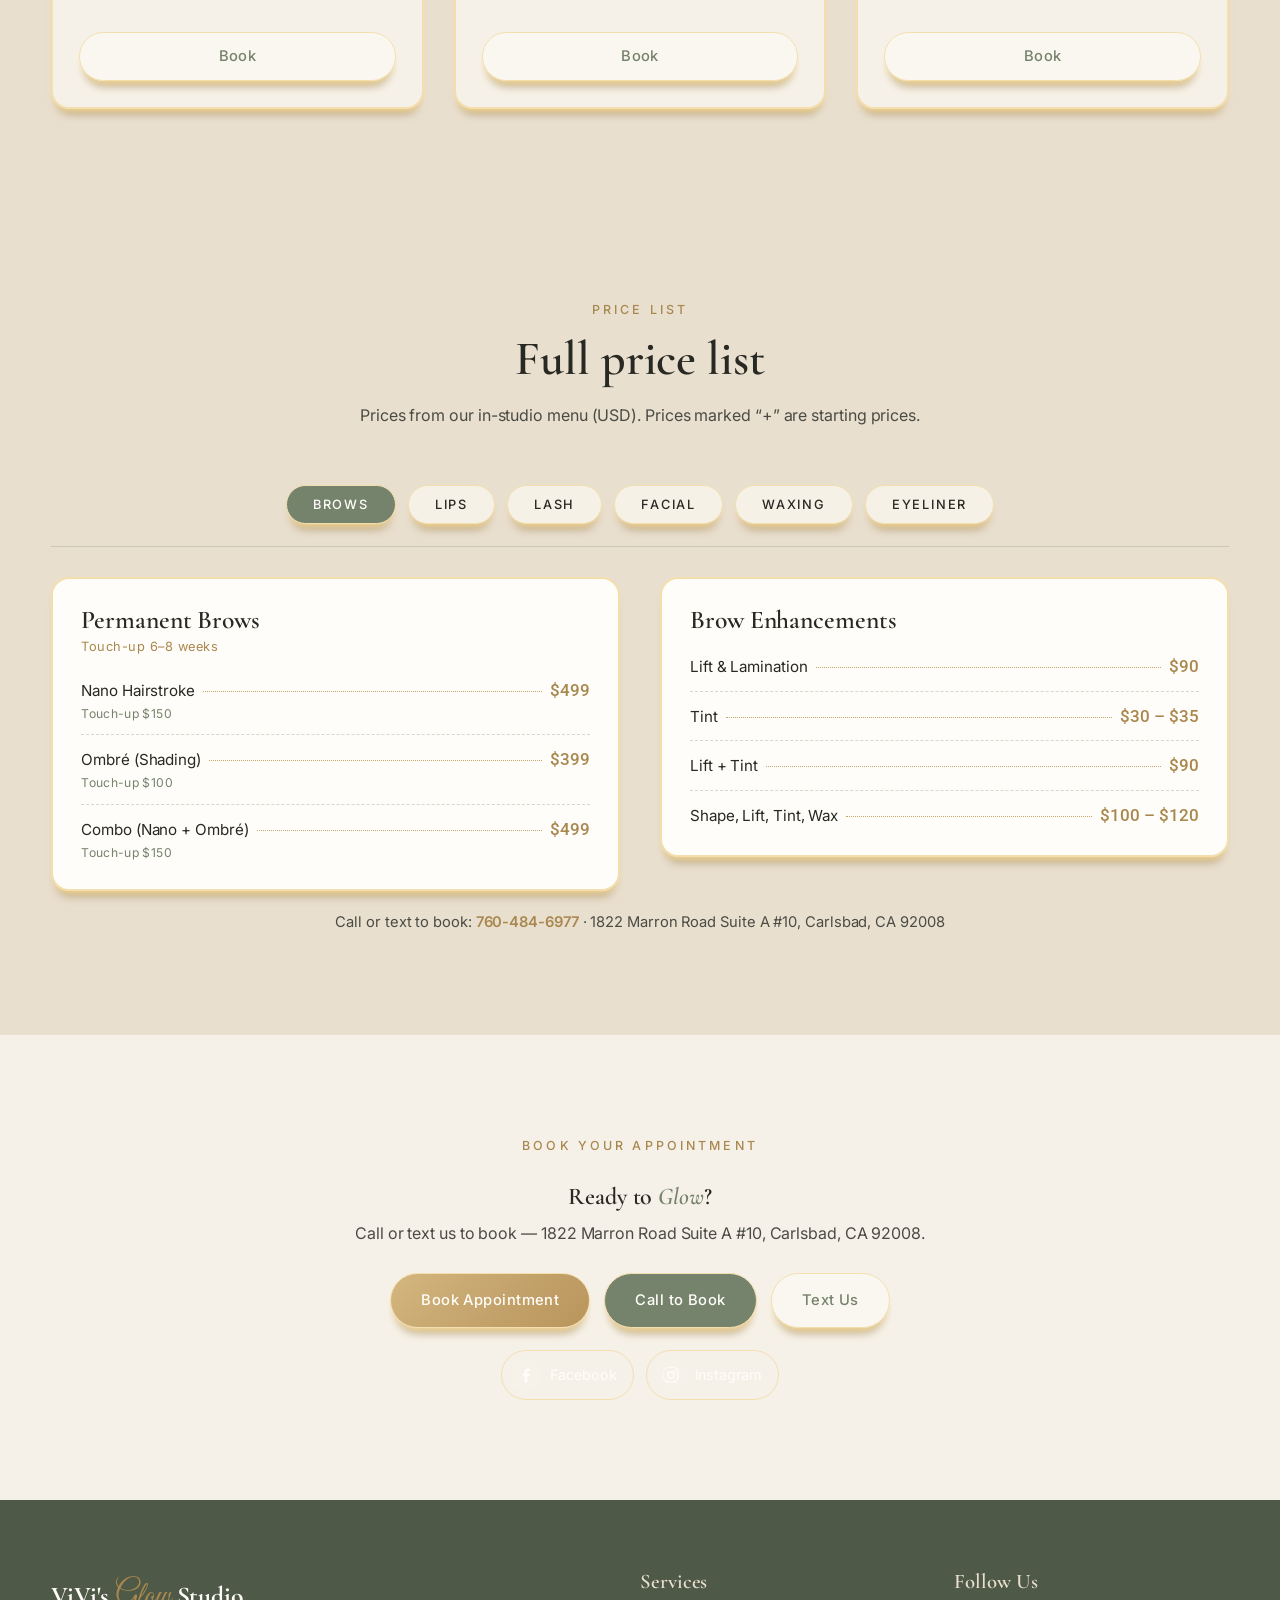
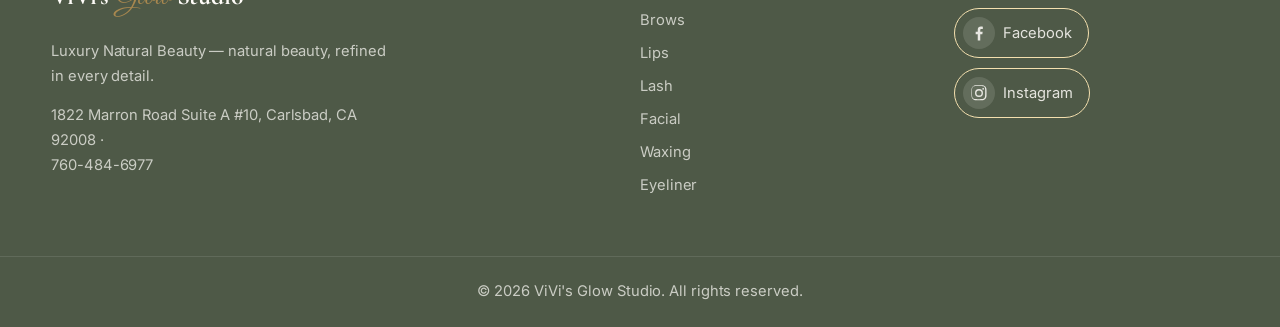
<file: services.html>
<!DOCTYPE html>
<html lang="en">
<head>
<meta charset="UTF-8">
<script>document.write('<base href="'+(location.hostname.indexOf("github.io")>-1?"/vivisglowstudio/":"/")+'">')</script>

<meta name="viewport" content="width=device-width, initial-scale=1">
<title>Services &amp; Prices – ViVi's Glow Studio | Carlsbad, CA</title>
<meta name="description" content="Every brow, lip, lash, facial, waxing and eyeliner service at ViVi's Glow Studio in Carlsbad, CA — with prices and what's included.">
<link rel="preconnect" href="https://fonts.googleapis.com">
<link rel="preconnect" href="https://fonts.gstatic.com" crossorigin>
<link href="https://fonts.googleapis.com/css2?family=Cormorant+Garamond:ital,wght@0,500;0,600;0,700;1,500;1,600&family=Inter:wght@300;400;500;600&family=Great+Vibes&family=Roboto:wght@400;500;700&display=swap" rel="stylesheet">
<link rel="stylesheet" href="style.css?v=60">
</head>
<body>

<header class="header" id="top">
  <div class="container header__inner">
    <a href="./" class="logo">ViVi's <span>Glow</span> Studio</a>
    <nav class="nav" id="nav">
      <a href="./">Home</a>
      <a href="services" class="is-current">Services</a>
      <a href="./#portfolio">Portfolio</a>
      <a href="./#reviews">Reviews</a>
      <a href="./#contact">Contact</a>
      <a href="tel:+17604846977" class="nav__phone" aria-label="Call now: 760-484-6977"><svg viewBox="0 0 24 24" aria-hidden="true"><path d="M6.6 10.8a15.1 15.1 0 0 0 6.6 6.6l2.2-2.2c.3-.3.7-.4 1-.2 1.1.4 2.3.6 3.6.6.6 0 1 .4 1 1V20c0 .6-.4 1-1 1A17 17 0 0 1 3 4c0-.6.4-1 1-1h3.5c.6 0 1 .4 1 1 0 1.3.2 2.5.6 3.6.1.3 0 .7-.2 1L6.6 10.8z"/></svg><span>760-484-6977</span></a>
      <a href="#book" class="btn btn--gold nav__cta" data-book>Book Now</a>
    </nav>
    <button class="burger" id="burger" aria-label="Open menu"><span></span><span></span><span></span></button>
  </div>
</header>


<main>
<section class="svc-hero">
  <div class="container svc-hero__inner">
    <p class="crumbs"><a href="./">Home</a> / Services</p>
    <p class="eyebrow">The Treatment Menu</p>
    <h1>Every treatment<br><em>at ViVi's</em></h1>
    <span class="svc-hero__lotus">❀</span>
    <p class="svc-hero__lead">Permanent brows, lips and eyeliner, lash extensions, facials and waxing — every treatment is tailored to your features and your style.</p>
    <a href="services#prices" class="svc-hero__link">See the full price list →</a>
  </div>
</section>

<section class="svc-menu" id="menu">
  <div class="container">
    <div class="filter" role="tablist" aria-label="Filter services">
      <button class="filter__btn is-active" data-filter="all" role="tab">All</button>
      <button class="filter__btn" data-filter="brows" role="tab">Brows</button>
      <button class="filter__btn" data-filter="lips" role="tab">Lips</button>
      <button class="filter__btn" data-filter="lash" role="tab">Lash</button>
      <button class="filter__btn" data-filter="facial" role="tab">Facial</button>
      <button class="filter__btn" data-filter="waxing" role="tab">Waxing</button>
      <button class="filter__btn" data-filter="eyeliner" role="tab">Eyeliner</button>
    </div>
    <p class="svc-count" id="svcCount"></p>
    <div class="tgrid" id="svcGrid"></div>
    <div class="member member--lash" id="lashMember" hidden>
      <p class="eyebrow" style="color:#f3dfae;text-align:center">Exclusive</p>
      <h3>6-Month Lash Membership</h3>
      <p class="member__sub">Commit to your lashes. Save more. Glow longer.</p>
      <div class="member__grid">
        <div class="member__card"><h4>Classic</h4><p>1 Full Set + 8 Refills<br>(within 6 months)</p><p>Regular value <s>$695</s></p><b>$625.50</b><em>You save $69.50</em></div>
        <div class="member__card"><h4>Hybrid</h4><p>1 Full Set + 8 Refills<br>(within 6 months)</p><p>Regular value <s>$785</s></p><b>$706.50</b><em>You save $78.50</em></div>
        <div class="member__card"><h4>Volume</h4><p>1 Full Set + 8 Refills<br>(within 6 months)</p><p>Regular value <s>$875</s></p><b>$787.50</b><em>You save $87.50</em></div>
      </div>
      <ul class="member__perks">
        <li>Approximately 10% savings</li><li>Priority booking</li><li>Member refill pricing</li>
        <li>1 complimentary lash bath every appointment</li><li>Non-transferable</li><li>Cannot be combined with other promotions</li>
      </ul>
      <p class="member__note">Refills must be maintained every 2–3 weeks. After 4 weeks, full-set pricing applies.</p>
    </div>
    <div class="results" id="svcResults" hidden>
      <p class="eyebrow">Real Results</p>
      <h3 id="resultsTitle">Before &amp; After</h3>
      <div class="results__grid" id="resultsGrid"></div>
    </div>
  </div>
</section>


<section class="section svc-prices" id="prices">
  <div class="container">
    <div class="heading reveal">
      <p class="eyebrow">Price List</p>
      <h2>Full price list</h2>
      <p>Prices from our in-studio menu (USD). Prices marked “+” are starting prices.</p>
    </div>
    <div class="filter" role="tablist" aria-label="Choose a price list" id="priceTabs">
      <button class="filter__btn" data-price="brows">Brows</button>
      <button class="filter__btn" data-price="lips">Lips</button>
      <button class="filter__btn" data-price="lash">Lash</button>
      <button class="filter__btn" data-price="facial">Facial</button>
      <button class="filter__btn" data-price="waxing">Waxing</button>
      <button class="filter__btn" data-price="eyeliner">Eyeliner</button>
    </div>
    <div class="pricelist" id="priceList"></div>
    <p class="pricelist__note">Call or text to book: <a href="tel:+17604846977">760-484-6977</a> · 1822 Marron Road Suite A #10, Carlsbad, CA 92008</p>
  </div>
</section>
</main>

<section class="section book-band" id="book">
  <div class="container reveal">
    <p class="eyebrow">Book Your Appointment</p>
    <h2>Ready to <em>Glow</em>?</h2>
    <p>Call or text us to book — 1822 Marron Road Suite A #10, Carlsbad, CA 92008.</p>
    <div class="contact__btns">
      <a href="#book" class="btn btn--gold" data-book>Book Appointment</a>
      <a href="tel:+17604846977" class="btn btn--sage">Call to Book</a>
      <a href="sms:+17604846977" class="btn btn--outline">Text Us</a>
    </div>
    <div class="social social--contact"><a href="https://www.facebook.com/ViviGlowStudio" target="_blank" rel="noopener" aria-label="Facebook" class="social__link"><svg viewBox="0 0 24 24" aria-hidden="true"><path d="M13.5 21v-7.5h2.5l.4-3h-2.9V8.6c0-.9.3-1.5 1.5-1.5h1.6V4.4c-.3 0-1.2-.1-2.3-.1-2.3 0-3.8 1.4-3.8 3.9v2.3H8v3h2.5V21h3z"/></svg><span>Facebook</span></a><a href="https://www.instagram.com/vivisglowstudio" target="_blank" rel="noopener" aria-label="Instagram" class="social__link"><svg viewBox="0 0 24 24" aria-hidden="true"><path d="M12 7.2A4.8 4.8 0 1 0 12 16.8 4.8 4.8 0 0 0 12 7.2zm0 7.9a3.1 3.1 0 1 1 0-6.2 3.1 3.1 0 0 1 0 6.2zm6.1-8.1a1.1 1.1 0 1 1-2.2 0 1.1 1.1 0 0 1 2.2 0zM21 8.1c-.1-1.5-.4-2.8-1.5-3.9S17.1 2.8 15.6 2.7C14.1 2.6 9.9 2.6 8.4 2.7 6.9 2.8 5.6 3.1 4.5 4.2S3.1 6.6 3 8.1c-.1 1.5-.1 5.7 0 7.2.1 1.5.4 2.8 1.5 3.9s2.4 1.4 3.9 1.5c1.5.1 5.7.1 7.2 0 1.5-.1 2.8-.4 3.9-1.5s1.4-2.4 1.5-3.9c.1-1.5.1-5.7 0-7.2zm-2 9.1c-.3.8-1 1.5-1.8 1.8-1.3.5-4.3.4-5.7.4s-4.4.1-5.7-.4c-.8-.3-1.5-1-1.8-1.8-.5-1.3-.4-4.3-.4-5.7s-.1-4.4.4-5.7c.3-.8 1-1.5 1.8-1.8 1.3-.5 4.3-.4 5.7-.4s4.4-.1 5.7.4c.8.3 1.5 1 1.8 1.8.5 1.3.4 4.3.4 5.7s.1 4.4-.4 5.7z"/></svg><span>Instagram</span></a></div>
  </div>
</section>

<div class="lightbox" id="lightbox" aria-hidden="true"><button class="lightbox__close" aria-label="Close">×</button><img alt=""><p class="lightbox__cap"></p></div>

<footer class="footer">
  <div class="container footer__inner">
    <div>
      <a href="./" class="logo logo--light">ViVi's <span>Glow</span> Studio</a>
      <p>Luxury Natural Beauty — natural beauty, refined in every detail.</p>
      <p>1822 Marron Road Suite A #10, Carlsbad, CA 92008 · <a href="tel:+17604846977">760-484-6977</a></p>
    </div>
    <div>
      <h4>Services</h4>
      <a href="services/brows">Brows</a><a href="services/lips">Lips</a><a href="services/lash">Lash</a><a href="services/facial">Facial</a><a href="services/waxing">Waxing</a><a href="services/eyeliner">Eyeliner</a>
    </div>
    <div>
      <h4>Follow Us</h4>
      <div class="social social--footer"><a href="https://www.facebook.com/ViviGlowStudio" target="_blank" rel="noopener" aria-label="Facebook" class="social__link"><svg viewBox="0 0 24 24" aria-hidden="true"><path d="M13.5 21v-7.5h2.5l.4-3h-2.9V8.6c0-.9.3-1.5 1.5-1.5h1.6V4.4c-.3 0-1.2-.1-2.3-.1-2.3 0-3.8 1.4-3.8 3.9v2.3H8v3h2.5V21h3z"/></svg><span>Facebook</span></a><a href="https://www.instagram.com/vivisglowstudio" target="_blank" rel="noopener" aria-label="Instagram" class="social__link"><svg viewBox="0 0 24 24" aria-hidden="true"><path d="M12 7.2A4.8 4.8 0 1 0 12 16.8 4.8 4.8 0 0 0 12 7.2zm0 7.9a3.1 3.1 0 1 1 0-6.2 3.1 3.1 0 0 1 0 6.2zm6.1-8.1a1.1 1.1 0 1 1-2.2 0 1.1 1.1 0 0 1 2.2 0zM21 8.1c-.1-1.5-.4-2.8-1.5-3.9S17.1 2.8 15.6 2.7C14.1 2.6 9.9 2.6 8.4 2.7 6.9 2.8 5.6 3.1 4.5 4.2S3.1 6.6 3 8.1c-.1 1.5-.1 5.7 0 7.2.1 1.5.4 2.8 1.5 3.9s2.4 1.4 3.9 1.5c1.5.1 5.7.1 7.2 0 1.5-.1 2.8-.4 3.9-1.5s1.4-2.4 1.5-3.9c.1-1.5.1-5.7 0-7.2zm-2 9.1c-.3.8-1 1.5-1.8 1.8-1.3.5-4.3.4-5.7.4s-4.4.1-5.7-.4c-.8-.3-1.5-1-1.8-1.8-.5-1.3-.4-4.3-.4-5.7s-.1-4.4.4-5.7c.3-.8 1-1.5 1.8-1.8 1.3-.5 4.3-.4 5.7-.4s4.4-.1 5.7.4c.8.3 1.5 1 1.8 1.8.5 1.3.4 4.3.4 5.7s.1 4.4-.4 5.7z"/></svg><span>Instagram</span></a></div>
    </div>
  </div>
  <p class="footer__copy">© 2026 ViVi's Glow Studio. All rights reserved.</p>
</footer>

<a href="tel:+17604846977" class="float-call" aria-label="Call now: 760-484-6977"><svg viewBox="0 0 24 24" aria-hidden="true"><path d="M6.6 10.8a15.1 15.1 0 0 0 6.6 6.6l2.2-2.2c.3-.3.7-.4 1-.2 1.1.4 2.3.6 3.6.6.6 0 1 .4 1 1V20c0 .6-.4 1-1 1A17 17 0 0 1 3 4c0-.6.4-1 1-1h3.5c.6 0 1 .4 1 1 0 1.3.2 2.5.6 3.6.1.3 0 .7-.2 1L6.6 10.8z"/></svg><span class="float-call__num">760-484-6977</span></a>

<script src="services.js?v=26"></script>
<script src="script.js?v=51"></script>
</body>
</html>
</file>
<file: style.css>
/* ===== ViVi's Glow Studio — Luxury Natural Beauty ===== */
:root{
  --sage:#75836C;
  --sage-dark:#5f6c57;
  --sage-light:#d6dccd;
  --sage-soft:#c3cbb8;
  --beige:#E9DFCF;
  --beige-light:#f6f1e8;
  --gold:#C5A46D;
  --gold-dark:#a9884f;
  --black:#282923;
  --text:#4a4b44;
  --white:#fffdf9;
  --serif:'Cormorant Garamond',Georgia,serif;
  --sans:'Inter',system-ui,sans-serif;
  --script:'Great Vibes',cursive;
  --radius:18px;
  --shadow:0 18px 40px -20px rgba(40,41,35,.25);
}
*{box-sizing:border-box;margin:0;padding:0}
html{scroll-behavior:smooth;scroll-padding-top:80px}
body{font-family:var(--sans);font-weight:300;color:var(--text);background:var(--beige);line-height:1.7;font-size:16px;overflow-x:hidden}
img{display:block;max-width:100%;background:var(--beige)}
a{color:inherit;text-decoration:none}
h1,h2,h3,h4{font-family:var(--serif);color:var(--black);font-weight:600;line-height:1.15}
h1 em,h2 em{color:var(--sage);font-style:italic}
.container{width:min(1200px,92%);margin-inline:auto}
.section{padding:100px 0}
.eyebrow{font-size:.78rem;letter-spacing:.25em;text-transform:uppercase;color:var(--gold-dark);font-weight:500;margin-bottom:12px}
.heading{text-align:center;max-width:640px;margin:0 auto 56px}
.heading h2{font-size:clamp(2rem,4vw,3rem)}
.heading p:not(.eyebrow){margin-top:14px}
.heading--left{text-align:left;margin:0}
.heading--light h2{color:var(--white)}
.heading--light .eyebrow{color:var(--beige)}

/* Buttons */
.btn{display:inline-block;padding:14px 30px;border-radius:50px;font-weight:500;font-size:.92rem;letter-spacing:.03em;transition:.3s;border:1.5px solid transparent;cursor:pointer;font-family:var(--sans);text-align:center}
.btn--gold{background:var(--gold);color:var(--white)}
.btn--gold:hover{background:var(--gold-dark);transform:translateY(-2px)}
.btn--sage{background:var(--sage);color:var(--white)}
.btn--sage:hover{background:var(--sage-dark);transform:translateY(-2px)}
.btn--outline{border-color:var(--sage);color:var(--sage)}
.btn--outline:hover{background:var(--sage);color:var(--white)}
.btn--full{width:100%}

/* Header */
.header{position:fixed;inset:0 0 auto;z-index:100;transition:.3s;padding:18px 0}
.header.scrolled{background:rgba(233,223,207,.95);backdrop-filter:blur(10px);box-shadow:0 4px 20px -10px rgba(40,41,35,.2);padding:10px 0}
.header__inner{display:flex;align-items:center;justify-content:space-between}
.logo{font-family:var(--serif);font-size:1.6rem;font-weight:700;color:var(--black);white-space:nowrap}
.logo span{color:var(--gold);font-style:italic}
.logo--light{color:var(--white)}
.nav{display:flex;align-items:center;gap:30px}
.nav a{font-size:.92rem;font-weight:400;color:var(--black);position:relative}
.nav a:not(.btn)::after{content:"";position:absolute;left:0;bottom:-4px;width:0;height:1px;background:var(--gold);transition:.3s}
.nav a:not(.btn):hover::after{width:100%}
.nav__cta{color:var(--white)!important;padding:10px 24px}
.burger{display:none;background:none;border:0;width:30px;height:22px;position:relative;cursor:pointer}
.burger span{position:absolute;left:0;width:100%;height:2px;background:var(--black);transition:.3s}
.burger span:nth-child(1){top:0}.burger span:nth-child(2){top:10px}.burger span:nth-child(3){top:20px}
.burger.open span:nth-child(1){top:10px;transform:rotate(45deg)}
.burger.open span:nth-child(2){opacity:0}
.burger.open span:nth-child(3){top:10px;transform:rotate(-45deg)}

/* Ảnh bìa */
.cover{padding-top:76px;background:var(--beige)}
.cover__img{width:100%;height:auto;aspect-ratio:2/1;max-height:calc(100vh - 76px);object-fit:cover;object-position:center;background:var(--sage-light)}

/* Hero */
.hero{padding:70px 0 80px;background:var(--beige);position:relative;overflow:hidden;border-bottom:1px solid rgba(117,131,108,.25)}
.hero__inner{display:grid;grid-template-columns:1.25fr 1fr;gap:60px;align-items:center}
.hero h1{font-size:clamp(2.2rem,4.4vw,3.6rem);font-weight:600}
.hero__sub{font-size:1.05rem;margin:18px 0 30px;max-width:560px}
.hero__btns{display:flex;gap:14px;flex-wrap:wrap}
.trust{list-style:none;display:grid;grid-template-columns:repeat(2,1fr);gap:16px}
.trust li{background:var(--sage);color:var(--beige);border-radius:var(--radius);padding:24px 22px}
.trust strong{display:block;font-family:var(--serif);font-size:2.2rem;color:var(--white);line-height:1;margin-bottom:6px}
.trust span{font-size:.85rem}

/* About */
.about{background:var(--sage);color:var(--beige)}
.about h2{color:var(--white)}
.about h2 em{color:var(--beige)}
.about .eyebrow{color:var(--beige)}
.about .checks li{color:var(--white)}
.about .checks li::before{background:var(--beige)!important;color:var(--sage)!important}
.about .btn--sage{background:var(--beige);color:var(--black)}
.about .btn--sage:hover{background:var(--white)}
.about__inner{display:grid;grid-template-columns:1fr 1.1fr;gap:80px;align-items:center}
.about__img img{width:100%;aspect-ratio:4/5;object-fit:cover;border-radius:var(--radius);box-shadow:var(--shadow)}
.about__text h2{font-size:clamp(2rem,4vw,3rem);margin-bottom:22px}
.about__text p{margin-bottom:16px}
.checks{list-style:none;margin:24px 0 32px}
.checks li{padding-left:30px;position:relative;margin-bottom:10px;color:var(--black);font-weight:400}
.checks li::before{content:"✓";position:absolute;left:0;color:var(--white);background:var(--sage);width:20px;height:20px;border-radius:50%;font-size:.7rem;display:grid;place-items:center;top:4px}

/* Grid */
.grid{display:grid;gap:30px}
.grid--3{grid-template-columns:repeat(3,1fr)}

/* Why */
.why{background:var(--beige)}
.card-why{background:var(--beige-light);padding:44px 34px;border-radius:var(--radius);text-align:center;transition:.35s;border-bottom:3px solid transparent}
.card-why:hover{transform:translateY(-6px);box-shadow:var(--shadow);border-color:var(--sage)}
.card-why__icon{width:64px;height:64px;margin:0 auto 22px;border-radius:50%;background:var(--sage);color:var(--beige);display:grid;place-items:center;font-size:1.6rem}
.card-why h3{font-size:1.6rem;margin-bottom:10px}

/* Services */
.services{background:var(--sage-light)}
.service{background:var(--beige-light);border-radius:var(--radius);overflow:hidden;transition:.35s;display:flex;flex-direction:column}
.service:hover{transform:translateY(-6px);box-shadow:var(--shadow)}
.service__img{overflow:hidden}
.service__img img{width:100%;aspect-ratio:4/3;object-fit:cover;transition:.6s}
.service:hover .service__img img{transform:scale(1.06)}
.service__body{padding:26px 28px 28px;display:flex;flex-direction:column;flex:1}
.service__time{font-size:.75rem;letter-spacing:.12em;text-transform:uppercase;color:var(--sage);font-weight:500}
.service h3{font-size:1.55rem;margin:6px 0 8px}
.service p{font-size:.93rem;flex:1}
.service__foot{display:flex;justify-content:space-between;align-items:center;margin-top:20px;padding-top:16px;border-top:1px solid var(--beige)}
.price{font-family:var(--serif);font-size:1.3rem;color:var(--sage-dark);font-weight:600}
.service__foot a{font-size:.88rem;font-weight:500;color:var(--sage)}
.service__foot a:hover{color:var(--gold-dark)}

/* Portfolio */
.portfolio{background:var(--beige)}
.tabs{display:flex;justify-content:center;gap:10px;flex-wrap:wrap;margin-bottom:40px}
.tab{background:none;border:1.5px solid var(--sage);padding:9px 26px;border-radius:50px;font-family:var(--sans);font-size:.9rem;color:var(--text);cursor:pointer;transition:.3s}
.tab.active,.tab:hover{background:var(--sage);border-color:var(--sage);color:var(--white)}
.gallery{display:grid;grid-template-columns:repeat(3,1fr);gap:18px}
.gallery figure{position:relative;border-radius:14px;overflow:hidden;transition:opacity .4s,transform .4s}
.gallery figure.hide{display:none}
.gallery img{width:100%;aspect-ratio:1;object-fit:cover;transition:.6s}
.gallery figure:hover img{transform:scale(1.08)}
.gallery figcaption{position:absolute;inset:auto 0 0;padding:40px 18px 14px;background:linear-gradient(transparent,rgba(40,41,35,.7));color:var(--white);font-family:var(--serif);font-size:1.2rem;opacity:0;transition:.4s}
.gallery figure:hover figcaption{opacity:1}

/* Before/After */
.ba{display:grid;grid-template-columns:1fr 1.4fr;gap:60px;align-items:center;margin-top:90px;background:var(--sage);color:var(--beige);border-radius:var(--radius);padding:50px}
.ba h3{color:var(--white)}
.ba .eyebrow{color:var(--beige)}
.ba__text h3{font-size:2.2rem;margin-bottom:12px}
.ba__box{position:relative;aspect-ratio:16/11;border-radius:14px;overflow:hidden;user-select:none}
.ba__box img{position:absolute;inset:0;width:100%;height:100%;object-fit:cover}
.ba__before{position:absolute;inset:0;width:50%;overflow:hidden}
.ba__before img{filter:grayscale(1) brightness(.95);width:auto;min-width:100%}
.ba__handle{position:absolute;top:0;bottom:0;left:50%;width:2px;background:var(--white);transform:translateX(-50%);pointer-events:none}
.ba__handle span{position:absolute;top:50%;left:50%;transform:translate(-50%,-50%);width:44px;height:44px;border-radius:50%;background:var(--sage);color:var(--white);border:2px solid var(--white);display:grid;place-items:center;box-shadow:var(--shadow)}
.ba__label{position:absolute;top:14px;background:rgba(40,41,35,.6);color:var(--white);font-size:.75rem;padding:4px 12px;border-radius:20px;letter-spacing:.1em;text-transform:uppercase}
.ba__label--l{left:14px}.ba__label--r{right:14px}
.ba input{position:absolute;inset:0;width:100%;height:100%;opacity:0;cursor:ew-resize}

/* Reviews */
.reviews{background:var(--sage);position:relative;overflow:hidden}
.reviews::before{content:"“";position:absolute;font-family:var(--serif);font-size:30rem;color:var(--white);opacity:.05;top:-120px;left:3%;line-height:1}
.slider{max-width:800px;margin:0 auto;overflow:hidden}
.slider__track{display:flex;transition:transform .6s ease}
.review{flex:0 0 100%;text-align:center;padding:0 20px;color:var(--white)}
.stars{color:var(--gold);letter-spacing:4px;font-size:1.1rem;margin-bottom:20px}
.review p{font-family:var(--serif);font-size:clamp(1.4rem,3vw,2rem);font-style:italic;line-height:1.45}
.review cite{display:block;margin-top:22px;font-style:normal;letter-spacing:.1em;color:var(--beige)}
.slider__nav{display:flex;align-items:center;justify-content:center;gap:24px;margin-top:40px}
.slider__nav button{width:46px;height:46px;border-radius:50%;border:1px solid rgba(255,255,255,.5);background:none;color:var(--white);font-size:1.5rem;cursor:pointer;transition:.3s}
.slider__nav button:hover{background:var(--beige);border-color:var(--beige);color:var(--sage)}
.dots{display:flex;gap:10px}
.dots span{width:8px;height:8px;border-radius:50%;background:rgba(255,255,255,.4);cursor:pointer;transition:.3s}
.dots span.active{background:var(--beige);width:26px;border-radius:5px}

/* FAQ */
.faq{background:var(--beige)}
.faq__inner{display:grid;grid-template-columns:1fr 1.5fr;gap:70px;align-items:start}
.faq .heading p:not(.eyebrow){margin-bottom:26px}
.accordion details{background:var(--beige-light);border-radius:14px;margin-bottom:14px;padding:0 26px;transition:.3s}
.accordion details[open]{box-shadow:var(--shadow)}
.accordion summary{list-style:none;cursor:pointer;padding:22px 30px 22px 0;font-family:var(--serif);font-size:1.3rem;font-weight:600;color:var(--black);position:relative}
.accordion summary::-webkit-details-marker{display:none}
.accordion summary::after{content:"+";position:absolute;right:0;top:50%;transform:translateY(-50%);font-family:var(--sans);font-weight:300;font-size:1.6rem;color:var(--sage);transition:.3s}
.accordion details[open] summary::after{transform:translateY(-50%) rotate(45deg)}
.accordion details p{padding-bottom:22px}

/* Contact */
.contact{background:var(--sage);color:var(--beige)}
.contact__info h2{color:var(--white)}
.contact .eyebrow{color:var(--beige)}
.contact .info li{border-color:var(--beige)}
.contact .info b{color:var(--white)}
.contact .info a{color:var(--white)}
.contact__inner{display:grid;grid-template-columns:1fr 1fr;gap:60px;align-items:start}
.contact__info h2{font-size:clamp(2rem,4vw,3rem);margin-bottom:28px}
.info{list-style:none;margin-bottom:28px}
.info li{margin-bottom:18px;padding-left:18px;border-left:2px solid var(--gold)}
.info b{display:block;font-weight:500;color:var(--black);font-size:.8rem;letter-spacing:.12em;text-transform:uppercase}
.info a{color:var(--sage);font-weight:500}
.map{border-radius:var(--radius);overflow:hidden;aspect-ratio:16/10}
.map iframe{width:100%;height:100%;border:0;filter:sepia(.25) saturate(.8)}
.contact__btns{display:flex;gap:14px;flex-wrap:wrap}
.btn--light{border-color:var(--beige);color:var(--beige)}
.btn--light:hover{background:var(--beige);color:var(--sage-dark)}
.contact__inner{align-items:stretch}
.contact .map{aspect-ratio:auto;min-height:420px;height:100%}

/* Footer */
.footer{background:#4e5947;color:rgba(255,253,249,.7);padding:70px 0 0}
.footer__inner{display:grid;grid-template-columns:2fr 1fr 1fr;gap:40px;padding-bottom:50px}
.footer p{margin-top:14px;max-width:340px;font-size:.92rem}
.footer h4{color:var(--beige);font-size:1.3rem;margin-bottom:14px}
.footer__inner a:not(.logo){display:block;margin-bottom:8px;font-size:.92rem;transition:.3s}
.footer__inner a:not(.logo):hover{color:var(--white)}
.footer__copy{text-align:center;border-top:1px solid rgba(255,255,255,.1);padding:22px 0;font-size:.82rem;margin:0!important;max-width:none!important}

/* Floating call */
.float-call{position:fixed;right:20px;bottom:20px;width:56px;height:56px;border-radius:50%;background:var(--gold);color:var(--white);display:none;place-items:center;font-size:1.6rem;box-shadow:0 10px 25px -8px rgba(197,164,109,.8);z-index:90;animation:pulse 2.4s infinite}
@keyframes pulse{0%,100%{box-shadow:0 0 0 0 rgba(197,164,109,.6)}50%{box-shadow:0 0 0 14px rgba(197,164,109,0)}}

/* Reveal */
.reveal{opacity:0;transform:translateY(30px);transition:opacity .9s ease,transform .9s ease}
.reveal.in{opacity:1;transform:none}
@media (prefers-reduced-motion:reduce){.reveal{opacity:1;transform:none}html{scroll-behavior:auto}}

/* ===== Tablet (iPad) ===== */
@media (max-width:1024px){
  .section{padding:80px 0}
  .about__inner{gap:44px}
  .nav{gap:20px}
  .nav a{font-size:.85rem}
  .grid--3{grid-template-columns:repeat(2,1fr)}
  .ba{grid-template-columns:1fr;gap:30px;padding:36px}
  .faq__inner{grid-template-columns:1fr;gap:40px}
  .faq .heading--left{text-align:center;max-width:600px;margin:0 auto}
}
@media (max-width:900px){
  .burger{display:block;z-index:101}
  .nav{position:fixed;inset:0;background:var(--beige);flex-direction:column;justify-content:center;gap:26px;transform:translateX(100%);transition:transform .45s ease}
  .nav.open{transform:none}
  .nav a{font-size:1.4rem;font-family:var(--serif)}
  .nav__cta{font-family:var(--sans)!important;font-size:1rem!important;margin-top:10px}
  .hero__inner{grid-template-columns:1fr;text-align:center}
  .hero__sub{margin-inline:auto}
  .hero__btns{justify-content:center}
  .trust{grid-template-columns:repeat(4,1fr);gap:12px}
  .cover{padding-top:64px}
  .about__inner{grid-template-columns:1fr}
  .about__img{max-width:480px;margin:0 auto}
  .contact__inner{grid-template-columns:1fr}
  .float-call{display:grid}
}

/* ===== Mobile ===== */
@media (max-width:600px){
  body{font-size:15px}
  .section{padding:64px 0}
  .heading{margin-bottom:40px}
  .logo{font-size:1.35rem}
  .hero{padding:44px 0 56px}
  .hero__btns .btn{width:100%}
  .cover__img{aspect-ratio:4/3;object-position:50% 30%}
  .trust{grid-template-columns:repeat(2,1fr);gap:10px}
  .trust li{padding:18px 14px}
  .trust strong{font-size:1.7rem}
  .trust span{font-size:.78rem}
  .grid--3{grid-template-columns:1fr}
  .gallery{grid-template-columns:repeat(2,1fr);gap:10px}
  .gallery figcaption{opacity:1;font-size:1rem;padding:30px 12px 10px}
  .ba{padding:24px;margin-top:60px}
  .ba__text h3{font-size:1.8rem}
  .accordion details{padding:0 18px}
  .accordion summary{font-size:1.15rem}
  .contact__btns .btn{flex:1}
  .contact .map{min-height:300px}
  .footer__inner{grid-template-columns:1fr 1fr}
  .footer__inner>div:first-child{grid-column:1/-1}
}

/* ===== Nút bấm: viền vàng ánh kim + đổ bóng (như viền ảnh bìa) ===== */
:root{
  --gold-line:#e6cf9c;
  --btn-shadow:0 8px 18px -6px rgba(40,41,35,.35),0 0 0 1px rgba(197,164,109,.25),0 0 14px rgba(230,207,156,.45);
  --btn-shadow-hover:0 12px 24px -6px rgba(40,41,35,.4),0 0 0 1px rgba(197,164,109,.35),0 0 22px rgba(230,207,156,.7);
}
.btn,.tab,.slider__nav button,.float-call{
  border:1.5px solid var(--gold)!important;
  box-shadow:var(--btn-shadow);
}
.btn--gold,.float-call{border-color:var(--gold-line)!important;background:linear-gradient(135deg,#d4b67f 0%,var(--gold) 50%,#b8955b 100%)}
.btn--gold:hover{background:linear-gradient(135deg,#c9aa72 0%,var(--gold-dark) 100%)}
.btn:hover,.tab:hover,.slider__nav button:hover{box-shadow:var(--btn-shadow-hover);transform:translateY(-2px)}
.btn--outline{background:rgba(255,253,249,.5)}
.tab.active{border-color:var(--gold)!important}
.float-call{box-shadow:var(--btn-shadow)}

/* ===== Khung ảnh & khung chữ: viền vàng ánh kim + đổ bóng ===== */
:root{
  --frame-shadow:0 14px 30px -12px rgba(40,41,35,.35),0 0 0 1px rgba(197,164,109,.2),0 0 18px rgba(230,207,156,.4);
  --frame-shadow-hover:0 20px 38px -12px rgba(40,41,35,.4),0 0 0 1px rgba(197,164,109,.3),0 0 26px rgba(230,207,156,.65);
}
/* Khung ảnh */
.about__img img,
.gallery figure,
.ba__box,
.map,
.service{
  border:2px solid var(--gold);
  box-shadow:var(--frame-shadow);
}
/* Khung chữ */
.trust li,
.card-why,
.accordion details,
.ba{
  border:1.5px solid var(--gold)!important;
  box-shadow:var(--frame-shadow);
}
.card-why{border-bottom-width:1.5px!important}
.service:hover,.card-why:hover,.gallery figure:hover,.trust li:hover,.accordion details[open]{box-shadow:var(--frame-shadow-hover)}
.trust li{transition:.35s}
.trust li:hover{transform:translateY(-4px)}
.service__foot{border-top-color:rgba(197,164,109,.35)}
/* Vòng sáng vàng trên nền xanh cho dễ thấy */
.about__img img,.ba__box,.contact .map{border-color:var(--gold-line)}

/* ===== Viền PHÁT SÁNG như ảnh bìa ===== */
:root{
  --glow-line:#f3dfae;
  --glow:
    0 0 0 1px rgba(255,240,205,.9),
    0 0 8px 1px rgba(255,226,160,.95),
    0 0 22px 4px rgba(226,190,120,.6);
  --glow-strong:
    0 0 0 1px rgba(255,246,220,1),
    0 0 12px 2px rgba(255,230,170,1),
    0 0 30px 7px rgba(226,190,120,.75);
}
.about__img img,.gallery figure,.ba__box,.map,.service,
.trust li,.card-why,.accordion details,.ba,
.btn,.tab,.slider__nav button{
  border-color:var(--glow-line)!important;
  box-shadow:var(--glow);
  animation:glowPulse 3.2s ease-in-out infinite;
}
.service:hover,.card-why:hover,.gallery figure:hover,.trust li:hover,
.accordion details[open],.btn:hover,.tab:hover,.slider__nav button:hover{
  box-shadow:var(--glow-strong)!important;
  animation:none;
}
@keyframes glowPulse{
  0%,100%{box-shadow:var(--glow)}
  50%{box-shadow:var(--glow-strong)}
}
/* lệch nhịp để các khung không sáng cùng lúc */
.grid > :nth-child(2),.gallery figure:nth-child(2n),.trust li:nth-child(2n),.accordion details:nth-child(2n){animation-delay:-1.1s}
.grid > :nth-child(3),.gallery figure:nth-child(3n),.trust li:nth-child(3n),.accordion details:nth-child(3n){animation-delay:-2.2s}
/* chừa chỗ cho quầng sáng không bị cắt */
.tabs{padding:6px 0}
@media (prefers-reduced-motion:reduce){
  .about__img img,.gallery figure,.ba__box,.map,.service,.trust li,.card-why,.accordion details,.ba,.btn,.tab,.slider__nav button{animation:none}
}

/* ===== Đổ bóng đen chỉ phía dưới – chỉ cho nút bấm ===== */
:root{
  --drop:0 7px 6px -5px rgba(0,0,0,.35);
  --drop-hover:0 10px 8px -6px rgba(0,0,0,.4);
}
.btn,.tab,.slider__nav button,.float-call{
  box-shadow:var(--glow),var(--drop);
  animation:glowPulseBtn 3.2s ease-in-out infinite;
}
.btn:hover,.tab:hover,.slider__nav button:hover{box-shadow:var(--glow-strong),var(--drop-hover)!important;animation:none}
@keyframes glowPulseBtn{
  0%,100%{box-shadow:var(--glow),var(--drop)}
  50%{box-shadow:var(--glow-strong),var(--drop)}
}
@media (prefers-reduced-motion:reduce){.btn,.tab,.slider__nav button,.float-call{animation:none}}

/* ===== KHUNG: chỉ cạnh DƯỚI có viền sáng + đổ bóng; 3 cạnh còn lại không viền ===== */
:root{
  --bottom-glow:
    0 3px 6px -2px rgba(255,226,160,.95),
    0 8px 14px -6px rgba(226,190,120,.8),
    0 12px 12px -10px rgba(0,0,0,.35);
  --bottom-glow-strong:
    0 4px 8px -2px rgba(255,232,175,1),
    0 10px 18px -6px rgba(226,190,120,.95),
    0 14px 14px -10px rgba(0,0,0,.4);
}
.about__img img,.gallery figure,.ba__box,.map,.service,
.trust li,.card-why,.accordion details,.ba{
  border:0!important;
  border-bottom:2px solid var(--glow-line)!important;
  box-shadow:var(--bottom-glow);
  animation:bottomPulse 3.2s ease-in-out infinite!important;
}
@keyframes bottomPulse{0%,100%{box-shadow:var(--bottom-glow)}50%{box-shadow:var(--bottom-glow-strong)}}
@media (prefers-reduced-motion:reduce){.about__img img,.gallery figure,.ba__box,.map,.service,.trust li,.card-why,.accordion details,.ba{animation:none!important}}
.service:hover,.card-why:hover,.gallery figure:hover,.trust li:hover,.accordion details[open]{
  box-shadow:var(--bottom-glow-strong)!important;
  animation:none!important;
}

/* ===== NÚT: cũng chỉ cạnh DƯỚI có viền sáng + đổ bóng ===== */
.btn,.tab,.slider__nav button,.float-call{
  border:0!important;
  border-bottom:2px solid var(--glow-line)!important;
  box-shadow:var(--bottom-glow);
  animation:bottomPulse 3.2s ease-in-out infinite!important;
}
.btn:hover,.tab:hover,.slider__nav button:hover{
  box-shadow:var(--bottom-glow-strong)!important;
  animation:none!important;
}
/* nút nền trong suốt: thêm nền nhạt để vẫn thấy hình nút */
.btn--light{background:rgba(255,253,249,.14)}
.tab:not(.active){background:rgba(255,253,249,.55)}
.slider__nav button{background:rgba(255,253,249,.14)}
@media (prefers-reduced-motion:reduce){.btn,.tab,.slider__nav button,.float-call{animation:none!important}}

/* ===== CHỐT: viền vàng phát sáng 4 cạnh + bóng đen CHỈ ở cạnh dưới (khung và nút) ===== */
.about__img img,.gallery figure,.ba__box,.map,.service,
.trust li,.card-why,.accordion details,.ba{
  border:2px solid var(--glow-line)!important;
}
.btn,.tab,.slider__nav button,.float-call{
  border:1.5px solid var(--glow-line)!important;
}
.about__img img,.gallery figure,.ba__box,.map,.service,
.trust li,.card-why,.accordion details,.ba,
.btn,.tab,.slider__nav button,.float-call{
  box-shadow:var(--glow),var(--drop);
  animation:glowPulseBtn 3.2s ease-in-out infinite!important;
}
.service:hover,.card-why:hover,.gallery figure:hover,.trust li:hover,.accordion details[open],
.btn:hover,.tab:hover,.slider__nav button:hover{
  box-shadow:var(--glow-strong),var(--drop-hover)!important;
  animation:none!important;
}
@media (prefers-reduced-motion:reduce){
  .about__img img,.gallery figure,.ba__box,.map,.service,.trust li,.card-why,.accordion details,.ba,
  .btn,.tab,.slider__nav button,.float-call{animation:none!important}
}

/* ===== CHỐT 2: viền vàng 4 cạnh; ánh sáng + bóng CHỈ đổ ở phía dưới ===== */
:root{
  --under:
    0 5px 6px -4px rgba(255,222,150,.95),
    0 10px 12px -8px rgba(226,190,120,.85),
    0 12px 10px -8px rgba(0,0,0,.3);
  --under-strong:
    0 6px 8px -4px rgba(255,228,165,1),
    0 13px 16px -9px rgba(226,190,120,.95),
    0 15px 12px -9px rgba(0,0,0,.35);
}
.about__img img,.gallery figure,.ba__box,.map,.service,
.trust li,.card-why,.accordion details,.ba,
.btn,.tab,.slider__nav button,.float-call{
  box-shadow:var(--under);
  animation:underPulse 3.2s ease-in-out infinite!important;
}
.service:hover,.card-why:hover,.gallery figure:hover,.trust li:hover,.accordion details[open],
.btn:hover,.tab:hover,.slider__nav button:hover{
  box-shadow:var(--under-strong)!important;
  animation:none!important;
}
@keyframes underPulse{0%,100%{box-shadow:var(--under)}50%{box-shadow:var(--under-strong)}}
@media (prefers-reduced-motion:reduce){
  .about__img img,.gallery figure,.ba__box,.map,.service,.trust li,.card-why,.accordion details,.ba,
  .btn,.tab,.slider__nav button,.float-call{animation:none!important}
}

/* ===== Ảnh bìa: hiện ĐẦY ĐỦ, không cắt, trên mọi màn hình ===== */
.cover__img{
  width:100%!important;
  height:auto!important;
  aspect-ratio:auto!important;
  max-height:none!important;
  object-fit:contain!important;
}

/* ===== WHY CHOOSE – thẻ ngang: ảnh vuông trái, chữ phải ===== */
.why{background:var(--beige)}
.why__head{margin-bottom:56px}
.why__head h2{font-size:clamp(2.4rem,5vw,3.8rem);font-weight:500}
.why-grid{display:grid;grid-template-columns:repeat(2,1fr);gap:32px}
.why-card{display:flex;align-items:flex-start;background:var(--beige-light);border-radius:6px;overflow:hidden;min-height:170px}
.why-card__img{flex:0 0 140px;align-self:stretch;max-height:170px;overflow:hidden}
.why-card__img img{width:140px;height:140px;object-fit:cover;transition:.6s}
.why-card:hover .why-card__img img{transform:scale(1.06)}
.why-card__body{flex:1;padding:24px 26px 22px;display:flex;flex-direction:column}
.why-card__top{display:flex;justify-content:space-between;align-items:baseline;gap:12px}
.why-card h3{font-size:1.45rem;font-weight:600}
.why-card__num{font-size:.78rem;letter-spacing:.18em;color:var(--gold-dark);white-space:nowrap}
.why-card p{font-size:.9rem;margin:10px 0 0;line-height:1.75}
.why-card__more{margin-top:auto;font-size:.76rem;letter-spacing:.2em;text-transform:uppercase;color:var(--sage-dark);transition:.3s}
.why-card__more span{display:inline-block;margin-left:8px;transition:.3s}
.why-card__more:hover{color:var(--gold-dark)}
.why-card__more:hover span{transform:translateX(5px)}
/* viền vàng 4 cạnh + bóng chỉ phía dưới (giống các khung khác) */
.why-card{border:2px solid var(--glow-line);box-shadow:var(--under);animation:underPulse 3.2s ease-in-out infinite}
.why-card:hover{box-shadow:var(--under-strong);animation:none}
@media (prefers-reduced-motion:reduce){.why-card{animation:none}}
@media (max-width:900px){
  .why-grid{grid-template-columns:1fr;gap:24px}
}
@media (max-width:600px){
  .why__head{text-align:left;margin-bottom:36px}
  .why-card__img{flex-basis:96px}
  .why-card__img img{width:96px;height:96px}
  .why-card__body{padding:16px 16px 16px 18px}
  .why-card h3{font-size:1.2rem}
  .why-card p{font-size:.86rem;margin:6px 0 0}
}

/* 3 kiểu mày: ảnh ngang để thấy trọn dáng mày */
.service--brow .service__img img{aspect-ratio:2/1;object-position:center 40%}

/* Giá dặm lại */
.service__touch{display:block;margin-top:10px;font-size:.8rem;letter-spacing:.04em;color:var(--sage-dark)}
.service__touch b{font-weight:600;color:var(--gold-dark)}
.service--brow .price{font-size:1.6rem}

/* ===== Portfolio: 8 ảnh trước/sau, hiện trọn ảnh ===== */
.gallery--ba{grid-template-columns:repeat(4,1fr);gap:22px}
.gallery--ba figure{background:var(--white);cursor:zoom-in}
.gallery--ba img{aspect-ratio:1;object-fit:contain;background:var(--white)}
.gallery--ba figure:hover img{transform:scale(1.03)}
.gallery--ba figcaption{opacity:1;font-size:1.05rem;padding:34px 14px 10px}
@media (max-width:1024px){.gallery--ba{grid-template-columns:repeat(2,1fr)}}
@media (max-width:600px){.gallery--ba{gap:12px}.gallery--ba figcaption{font-size:.9rem;padding:26px 10px 8px}}

/* Xem ảnh phóng to */
.lightbox{position:fixed;inset:0;z-index:200;background:rgba(40,41,35,.88);display:none;flex-direction:column;align-items:center;justify-content:center;padding:24px}
.lightbox.open{display:flex}
.lightbox img{max-width:min(92vw,900px);max-height:80vh;border-radius:10px;border:2px solid var(--glow-line);box-shadow:var(--under)}
.lightbox__cap{color:var(--beige);font-family:var(--serif);font-size:1.3rem;margin-top:14px;text-align:center}
.lightbox__close{position:absolute;top:16px;right:20px;width:46px;height:46px;border-radius:50%;border:1.5px solid var(--glow-line);background:rgba(255,253,249,.1);color:var(--white);font-size:1.8rem;line-height:1;cursor:pointer}

/* ===== Inside the Studio ===== */
.studio{background:var(--sage-light)}
.studio__head{display:grid;grid-template-columns:1fr 1fr;gap:40px;align-items:end;margin-bottom:48px}
.studio__head h2{font-size:clamp(2.2rem,4.5vw,3.4rem);font-weight:500}
.studio__grid{display:grid;grid-template-columns:repeat(3,1fr);gap:26px}
.studio__grid figure{position:relative;border-radius:14px;overflow:hidden;cursor:zoom-in;
  border:2px solid var(--glow-line);box-shadow:var(--under);animation:underPulse 3.2s ease-in-out infinite}
.studio__grid figure:hover{box-shadow:var(--under-strong);animation:none}
.studio__grid img{width:100%;aspect-ratio:3/4;object-fit:cover;object-position:center 35%;transition:.6s}
.studio__grid figure:hover img{transform:scale(1.04)}
.studio__grid figcaption{position:absolute;inset:auto 0 0;padding:40px 18px 14px;background:linear-gradient(transparent,rgba(40,41,35,.72));color:var(--white);font-family:var(--serif);font-size:1.2rem}
@media (max-width:900px){.studio__head{grid-template-columns:1fr;gap:12px}}
@media (max-width:700px){
  .studio__grid{grid-template-columns:none;grid-auto-flow:column;grid-auto-columns:78%;overflow-x:auto;scroll-snap-type:x mandatory;padding:4px 2px 18px;gap:16px}
  .studio__grid figure{scroll-snap-align:start}
}
@media (prefers-reduced-motion:reduce){.studio__grid figure{animation:none}}

/* ===== Featured: Signature Riman Facial ===== */
.feature{background:var(--beige-light)}
.feature__inner{display:grid;grid-template-columns:1fr 1fr;gap:70px;align-items:center}
.feature__img{border-radius:16px;overflow:hidden;cursor:zoom-in;border:2px solid var(--glow-line);box-shadow:var(--under);animation:underPulse 3.2s ease-in-out infinite}
.feature__img:hover{box-shadow:var(--under-strong);animation:none}
.feature__img img{width:100%;height:auto;display:block}
.feature__text h2{font-size:clamp(2.4rem,4.6vw,3.6rem);font-weight:600}
.feature__text h2 em{color:var(--sage-dark)}
.feature__sub{font-family:var(--serif);font-style:italic;font-size:1.5rem;color:var(--sage);margin:6px 0 18px}
.feature__list{list-style:none;margin:24px 0}
.feature__list li{display:flex;align-items:center;gap:12px;font-family:var(--serif);font-style:italic;font-size:1.35rem;color:var(--black);margin-bottom:8px}
.lotus{color:var(--gold);font-style:normal;font-size:1.2rem}
.feature__ritual{display:inline-flex;flex-direction:column;align-items:center;background:#2f4a36;color:var(--beige);border:2px solid var(--glow-line);border-radius:60px;padding:12px 34px;margin-bottom:28px;box-shadow:var(--under)}
.feature__ritual b{font-family:var(--serif);font-style:italic;font-weight:600;font-size:1.5rem;color:var(--white)}
.feature__ritual span{font-size:.85rem}
.feature__btns{display:flex;gap:14px;flex-wrap:wrap}
@media (max-width:900px){.feature__inner{grid-template-columns:1fr;gap:40px}.feature__img{max-width:560px;margin:0 auto}}
@media (max-width:600px){.feature__list li{font-size:1.2rem}.feature__btns .btn{flex:1}.feature__ritual{padding:10px 24px}}
@media (prefers-reduced-motion:reduce){.feature__img{animation:none}}

/* ===== Ảnh bìa dạng trình chiếu ===== */
.cover__slider{position:relative;width:100%;aspect-ratio:1670/941;max-height:calc(100vh - 76px);overflow:hidden;background:#3f5a43}
.cover__slide{position:absolute;inset:0;opacity:0;transition:opacity 1.2s ease;overflow:hidden}
.cover__slide.active{opacity:1;z-index:1}
.cover__slide::before{content:"";position:absolute;inset:-30px;background:var(--bg) center/cover no-repeat;filter:blur(22px) brightness(.9)}
.cover__pic{position:relative;width:100%;height:100%;object-fit:contain;display:block;background:transparent!important}
.cover__slide.active .cover__pic{animation:coverZoom 3.5s ease-out both}
@keyframes coverZoom{from{transform:scale(1.04)}to{transform:scale(1)}}
.cover__arrow{position:absolute;top:50%;transform:translateY(-50%);z-index:3;width:46px;height:46px;border-radius:50%;
  border:1.5px solid var(--glow-line)!important;background:rgba(40,41,35,.35);color:var(--white);font-size:1.8rem;line-height:1;cursor:pointer;
  box-shadow:var(--under);transition:.3s;opacity:.85}
.cover__arrow:hover{background:rgba(40,41,35,.6);opacity:1}
.cover__arrow--prev{left:18px}.cover__arrow--next{right:18px}
.cover__dots{position:absolute;left:0;right:0;bottom:14px;z-index:3;display:flex;justify-content:center;gap:10px}
.cover__dots span{width:10px;height:10px;border-radius:50%;background:rgba(255,253,249,.55);border:1px solid var(--glow-line);cursor:pointer;transition:.3s}
.cover__dots span.active{background:var(--gold);width:28px;border-radius:6px}
@media (max-width:600px){
  .cover__arrow{width:34px;height:34px;font-size:1.3rem}
  .cover__arrow--prev{left:8px}.cover__arrow--next{right:8px}
  .cover__dots{bottom:8px}
  .cover__dots span{width:8px;height:8px}.cover__dots span.active{width:20px}
}
@media (prefers-reduced-motion:reduce){.cover__slide{transition:none}.cover__slide.active .cover__pic{animation:none}}

/* ===== Bộ font: Cormorant Garamond (tiêu đề) · Inter (nội dung) · Great Vibes (điểm nhấn) ===== */
body{font-weight:400;letter-spacing:-.005em}
/* Great Vibes – chỉ dùng cho vài chữ ký / slogan ngắn */
.logo span{font-family:var(--script);font-style:normal;font-weight:400;font-size:1.25em;letter-spacing:0}
.hero h1 em,.about__text h2 em{font-family:var(--script);font-style:normal;font-weight:400;font-size:1.15em;line-height:1;letter-spacing:0}
.feature__ritual b{font-family:var(--script);font-style:normal;font-weight:400;font-size:2rem;line-height:1.2}
/* chữ Great Vibes nét mảnh: đậm màu hơn cho dễ đọc */
.logo span{color:var(--gold-dark)}
.hero h1 em{color:var(--sage-dark)}
.about__text h2 em{color:#f3dfae}

/* ===== 2 ảnh phòng (ngang) phía trên lưới studio ===== */
.studio__wide{display:grid;grid-template-columns:1fr 1fr;gap:26px;margin-bottom:26px}
.studio__wide figure{position:relative;border-radius:14px;overflow:hidden;cursor:zoom-in;border:2px solid var(--glow-line);box-shadow:var(--under);animation:underPulse 3.2s ease-in-out infinite}
.studio__wide figure:hover{box-shadow:var(--under-strong);animation:none}
.studio__wide img{width:100%;aspect-ratio:4/3;object-fit:cover;transition:.6s}
.studio__wide figure:hover img{transform:scale(1.03)}
.studio__wide figcaption{position:absolute;inset:auto 0 0;padding:40px 18px 14px;background:linear-gradient(transparent,rgba(40,41,35,.72));color:var(--white);font-family:var(--serif);font-size:1.2rem}
@media (max-width:700px){.studio__wide{grid-template-columns:1fr;gap:16px;margin-bottom:16px}}

/* ===== Icon mạng xã hội ===== */
.social{display:flex;gap:12px;flex-wrap:wrap}
.social__link{display:inline-flex!important;align-items:center;gap:8px;margin:0!important;padding:8px 16px 8px 8px;border-radius:40px;border:1.5px solid var(--glow-line);transition:.3s;font-size:.9rem}
.social__link svg{width:32px;height:32px;padding:6px;border-radius:50%;fill:currentColor;background:rgba(255,253,249,.12)}
.social__link:hover{background:var(--gold);color:var(--white)!important;border-color:var(--gold)}
.social--contact{margin-top:22px}
.social--contact .social__link{color:var(--white)}
.social--footer{flex-direction:column;gap:10px;align-items:flex-start}
.social--footer .social__link{color:rgba(255,253,249,.85)}

/* Ảnh bìa: 1 ảnh, hiện trọn */
.cover__single{display:block;width:100%;height:auto;background:#3f5a43}
/* giữ trọn dáng mày ở 3 thẻ kiểu mày */
.service--brow .service__img img{object-position:center 18%}

/* ===== Nút gọi điện ===== */
.nav__phone{display:inline-flex!important;align-items:center;gap:8px;font-weight:600!important;color:var(--sage-dark)!important;white-space:nowrap}
.nav__phone svg{width:30px;height:30px;padding:7px;border-radius:50%;background:var(--sage);fill:var(--white);border:1.5px solid var(--glow-line)}
.nav__phone::after{display:none}
.nav__phone:hover{color:var(--gold-dark)!important}
/* nút gọi nổi: hiện trên mọi màn hình, có số */
.float-call{display:inline-flex!important;align-items:center;gap:10px;width:auto!important;height:auto!important;padding:10px 20px 10px 10px;border-radius:50px!important;font-size:1rem!important;font-weight:600;color:var(--white)!important;text-decoration:none}
.float-call svg{width:36px;height:36px;padding:8px;border-radius:50%;background:rgba(255,253,249,.22);fill:var(--white)}
@media (max-width:1100px) and (min-width:901px){.nav__phone span{display:none}}
@media (max-width:900px){.nav__phone{font-size:1.2rem!important;font-family:var(--sans)!important}}
@media (max-width:600px){.float-call{right:14px;bottom:14px;padding:8px 16px 8px 8px;font-size:.92rem!important}.float-call svg{width:32px;height:32px;padding:7px}}
@media (max-width:600px){.contact__btns .btn{flex:1 1 100%}}

/* ===== Sửa menu điện thoại mất nền =====
   backdrop-filter trên header làm menu (position:fixed) bị giới hạn trong chiều cao header */
@media (max-width:900px){
  .header,.header.scrolled{backdrop-filter:none;-webkit-backdrop-filter:none}
  .header.scrolled{background:rgba(233,223,207,.98)}
  .nav{position:fixed;top:0;left:0;right:0;bottom:auto;width:100%;height:100vh;height:100dvh;
       background:linear-gradient(180deg,var(--beige) 0%,var(--beige-light) 100%);z-index:100;
       padding:90px 24px 40px;overflow-y:auto;box-shadow:-10px 0 30px -10px rgba(40,41,35,.25)}
  .header.menu-open{background:var(--beige)}
}

/* ===== Thẻ dịch vụ bấm được (trang chủ) ===== */
.service{position:relative}
.service__link::after{content:"";position:absolute;inset:0;z-index:1}

/* ===== Gói thành viên lash + khung đặt lịch ===== */
.member{border:2px solid var(--glow-line)!important;box-shadow:var(--under)}
.member{background:var(--sage);color:var(--beige);border-radius:var(--radius);padding:40px;margin-top:40px}
.member h3{color:var(--white);font-size:1.9rem;text-align:center}
.member__sub{text-align:center;font-family:var(--script);font-size:1.7rem;color:#f3dfae;margin-bottom:26px}
.member__grid{display:grid;grid-template-columns:repeat(3,1fr);gap:20px}
.member__card{background:rgba(255,253,249,.1);border:1px solid rgba(243,223,174,.6);border-radius:14px;padding:22px;text-align:center}
.member__card h4{color:var(--white);font-size:1.4rem;letter-spacing:.08em}
.member__card p{margin:0 0 6px;font-size:.88rem}
.member__card s{opacity:.75}
.member__card b{display:block;font-family:var(--serif);font-size:2.1rem;color:#f3dfae;line-height:1.1;margin:6px 0 8px}
.member__card em{font-style:normal;font-size:.82rem;background:var(--beige);color:var(--black);padding:3px 12px;border-radius:20px}
.member__perks{display:flex;flex-wrap:wrap;justify-content:center;gap:8px 26px;margin-top:26px;font-size:.9rem}
.member__perks li::before{content:"✓ ";color:#f3dfae}
.member__note{text-align:center;font-size:.85rem;margin-top:18px;opacity:.9}
.book-band{background:var(--beige-light);text-align:center}
.book-band h2{margin-bottom:10px}
.book-band p{margin-bottom:26px}
.book-band .contact__btns{justify-content:center}
.book-band .social{justify-content:center;margin-top:22px}
.crumbs{font-size:.82rem;color:var(--sage);margin-bottom:18px;letter-spacing:.04em}
.crumbs a{color:var(--sage-dark);font-weight:500}
@media (max-width:1024px){.member__grid{grid-template-columns:1fr 1fr}}
@media (max-width:600px){.member__grid{grid-template-columns:1fr}.member{padding:28px 18px}}

/* ===== TRANG SERVICES (kiểu Treatment Menu) ===== */
.nav a.is-current{color:var(--gold-dark)}
.nav a.is-current::after{width:100%}
.svc-hero{padding:150px 0 60px;background:radial-gradient(ellipse at 50% 30%,var(--beige-light) 0%,var(--beige) 70%);text-align:center}
.svc-hero__inner{max-width:760px}
.svc-hero .crumbs{text-transform:uppercase;letter-spacing:.12em;font-size:.75rem}
.svc-hero h1{font-size:clamp(2.8rem,7vw,4.8rem);font-weight:500;line-height:1.05}
.svc-hero h1 em{font-family:var(--serif);font-style:italic;font-weight:500;color:var(--gold-dark)}
.svc-hero__lotus{display:block;color:var(--gold);font-size:1.6rem;margin:16px 0}
.svc-hero__lead{font-size:1.08rem;max-width:600px;margin:0 auto 20px}
.svc-hero__link{color:var(--gold-dark);font-weight:500;border-bottom:1px solid var(--gold);padding-bottom:2px}
.svc-hero__link:hover{color:var(--sage-dark)}

.svc-menu{background:var(--beige);padding:10px 0 90px;scroll-margin-top:70px}
.filter{display:flex;flex-wrap:wrap;justify-content:center;gap:12px;padding-bottom:22px;border-bottom:1px solid rgba(117,131,108,.25);margin-bottom:18px}
.filter__btn{font-family:var(--sans);font-size:.8rem;letter-spacing:.14em;text-transform:uppercase;font-weight:500;color:var(--black);background:rgba(255,253,249,.6);border:1.5px solid var(--glow-line);padding:11px 26px;border-radius:50px;cursor:pointer;transition:.3s;box-shadow:var(--under)}
.filter__btn:hover{border-color:var(--gold)}
.filter__btn.is-active{background:var(--sage);color:var(--white)}
.svc-count{text-align:center;font-size:.75rem;letter-spacing:.14em;text-transform:uppercase;color:var(--sage);margin-bottom:34px}

.tgrid{display:grid;grid-template-columns:repeat(3,1fr);gap:30px}
.tcard{background:var(--beige-light);border-radius:var(--radius);overflow:hidden;display:flex;flex-direction:column;
  border:2px solid var(--glow-line);box-shadow:var(--under);animation:tcardIn .5s ease both;transition:transform .35s}
.tcard:hover{transform:translateY(-4px);box-shadow:var(--under-strong)}
@keyframes tcardIn{from{opacity:0;transform:translateY(14px)}to{opacity:1;transform:none}}
.tcard__media{position:relative;overflow:hidden}
.tcard__media img{width:100%;aspect-ratio:4/3;object-fit:cover;transition:.6s}
.tcard:hover .tcard__media img{transform:scale(1.05)}
.tcard__tag,.tcard__badge{position:absolute;top:14px;font-size:.68rem;letter-spacing:.16em;text-transform:uppercase;font-weight:600;padding:5px 14px;border-radius:30px}
.tcard__tag{left:14px;background:rgba(40,41,35,.72);color:var(--white)}
.tcard__badge{right:14px;background:var(--gold);color:var(--white);border:1px solid var(--glow-line)}
.tcard__body{padding:24px 26px 26px;display:flex;flex-direction:column;flex:1}
.tcard h3{font-size:1.55rem;margin-bottom:6px}
.tcard__meta{display:flex;align-items:center;flex-wrap:wrap;gap:10px;font-size:.78rem;letter-spacing:.1em;text-transform:uppercase;color:var(--sage-dark);margin-bottom:12px}
.tcard__meta i{width:4px;height:4px;border-radius:50%;background:var(--gold)}
.tcard__meta b{font-family:var(--serif);font-size:1.5rem;letter-spacing:0;text-transform:none;color:var(--gold-dark);font-weight:700}
.tcard p{font-size:.93rem;margin-bottom:14px}
.tcard__more{border-top:1px solid rgba(117,131,108,.25);padding-top:10px;margin-bottom:6px}
.tcard__more summary{cursor:pointer;list-style:none;font-size:.75rem;letter-spacing:.16em;text-transform:uppercase;font-weight:600;color:var(--sage-dark);display:flex;justify-content:space-between}
.tcard__more summary::-webkit-details-marker{display:none}
.tcard__more summary::after{content:"+";display:inline-block;font-size:1.1rem;color:var(--gold-dark);transition:.3s}
.tcard__more[open] summary::after{transform:rotate(45deg)}
.tcard__more ul{list-style:none;padding:8px 0 0;margin:0}
.tcard__more li{position:relative;padding:5px 0 5px 22px;font-size:.88rem;color:var(--black)}
.tcard__more li::before{content:"❀";position:absolute;left:0;color:var(--gold);font-size:.8rem;top:6px}
.tcard__actions{margin-top:auto;padding-top:14px}
.tcard__actions .btn{width:100%;padding:11px 20px}

.svc-member{background:var(--beige-light);padding:70px 0}
.svc-member .member{margin-top:0}
.svc-prices{background:var(--beige)}
.pricelist{columns:2;column-gap:40px;margin-top:30px}
.pgroup{break-inside:avoid;margin-bottom:30px;background:var(--white);border:2px solid var(--glow-line);box-shadow:var(--under);padding:26px 28px 16px;border-radius:var(--radius)}
.pgroup h3{font-size:1.6rem;margin-bottom:2px}
.pgroup__note{font-size:.8rem;color:var(--gold-dark);letter-spacing:.04em;margin-bottom:4px}
.pgroup ul{list-style:none;padding:0;margin:8px 0 0}
.pgroup li{display:flex;align-items:baseline;gap:8px;padding:10px 0;border-bottom:1px dashed rgba(117,131,108,.3);font-size:.95rem}
.pgroup li:last-child{border-bottom:0}
.pitem__name{color:var(--black);font-weight:400}
.pitem__name small{display:block;font-size:.76rem;color:var(--sage);letter-spacing:.03em}
.pitem__dots{flex:1;border-bottom:1px dotted var(--gold);transform:translateY(-4px);min-width:16px}
.pitem__price{font-family:var(--serif);font-size:1.25rem;font-weight:700;color:var(--gold-dark);white-space:nowrap}
.pricelist__note{text-align:center;font-size:.92rem;margin-top:6px}
.pricelist__note a{color:var(--gold-dark);font-weight:600}

@media (max-width:1024px){.tgrid{grid-template-columns:repeat(2,1fr)}}
@media (max-width:700px){
  .svc-hero{padding:120px 0 40px}
  .filter{flex-wrap:nowrap;overflow-x:auto;justify-content:flex-start;scrollbar-width:none;margin-inline:-4%;padding-inline:4%;padding-top:4px;padding-bottom:20px}
  .filter::-webkit-scrollbar{display:none}
  .filter__btn{flex-shrink:0;padding:10px 20px}
  .tgrid{grid-template-columns:1fr;gap:24px}
  .pricelist{columns:1}
  .pgroup{padding:22px 18px 12px}
}
@media (prefers-reduced-motion:reduce){.tcard{animation:none}}

/* ===== Chữ số giá: Roboto ===== */
.price,.tcard__meta b,.pitem__price,.member__card b,.service__touch b{
  font-family:'Roboto',var(--sans)!important;font-weight:500;letter-spacing:0;font-variant-numeric:lining-nums
}
.price{font-size:1.2rem}
.tcard__meta b{font-size:1.3rem}
.pitem__price{font-size:1.05rem}
.member__card b{font-size:1.8rem}

/* ===== Popup đặt lịch ===== */
.bmodal{position:fixed;inset:0;z-index:200;display:none;align-items:center;justify-content:center;padding:20px}
.bmodal.is-open{display:flex}
.bmodal__backdrop{position:absolute;inset:0;background:rgba(40,41,35,.6);backdrop-filter:blur(3px);animation:bFade .3s}
.bmodal__box{position:relative;width:min(520px,100%);max-height:92vh;overflow-y:auto;background:var(--beige-light);border:2px solid var(--glow-line);
  border-radius:var(--radius);box-shadow:var(--under-strong),0 30px 60px -20px rgba(0,0,0,.4);padding:40px 36px 30px;animation:bUp .35s ease}
.bmodal__box h2{font-size:2.2rem;margin-bottom:18px}
.bmodal__close{position:absolute;top:10px;right:16px;background:none;border:0;font-size:2rem;line-height:1;cursor:pointer;color:var(--black)}
.bmodal__close:hover{color:var(--gold-dark)}
.bform{display:grid;gap:14px}
.bform label{display:grid;gap:6px;font-size:.75rem;letter-spacing:.14em;text-transform:uppercase;font-weight:500;color:var(--sage-dark)}
.bform input,.bform select,.bform textarea{font:400 1rem var(--sans);color:var(--black);background:var(--white);border:1.5px solid rgba(117,131,108,.35);
  border-radius:10px;padding:12px 14px;width:100%;letter-spacing:0;text-transform:none;transition:.2s}
.bform input:focus,.bform select:focus,.bform textarea:focus{outline:0;border-color:var(--gold);box-shadow:0 0 0 3px rgba(197,164,109,.2)}
.bform__row{display:grid;grid-template-columns:1fr 1fr;gap:14px}
.bform .btn{margin-top:6px}
.bform__hint{font-size:.82rem;color:var(--sage-dark);text-align:center;margin:0}
.bform__hint a{color:var(--gold-dark);font-weight:600}
.bdone{text-align:center;display:grid;gap:14px;justify-items:center}
.bdone h3{font-size:2rem}
.bdone[hidden],.bform[hidden]{display:none}
@keyframes bFade{from{opacity:0}}
@keyframes bUp{from{opacity:0;transform:translateY(24px)}}
@media (max-width:600px){
  .bmodal{padding:0;align-items:flex-end}
  .bmodal__box{border-radius:18px 18px 0 0;padding:34px 20px 24px;max-height:92vh}
  .bmodal__box h2{font-size:1.9rem}
}
.member--lash{margin-top:44px}
.member--lash[hidden]{display:none}
@media (min-width:701px){.member--lash .member__grid{grid-template-columns:repeat(3,1fr)}}
.member__perks{list-style:none;padding:0}

/* ===== Ảnh trước/sau dưới mỗi mục dịch vụ ===== */
.results{margin-top:56px;text-align:center}
.results[hidden]{display:none}
.results h3{font-size:clamp(1.8rem,4vw,2.4rem);margin-bottom:26px}
.results__grid{display:grid;grid-template-columns:repeat(4,1fr);gap:22px}
.results__item{position:relative;margin:0;border-radius:14px;overflow:hidden;cursor:zoom-in;background:var(--white);border:2px solid var(--glow-line);box-shadow:var(--under)}
.results__item img{width:100%;aspect-ratio:1/1;object-fit:cover;transition:.5s}
.results__item:hover img{transform:scale(1.05)}
.results__item figcaption{position:absolute;inset:auto 0 0;padding:34px 14px 12px;background:linear-gradient(transparent,rgba(40,41,35,.75));color:var(--white);font-family:var(--serif);font-size:1.1rem;text-align:left}
@media (max-width:1024px){.results__grid{grid-template-columns:repeat(3,1fr)}}
@media (max-width:700px){.results__grid{grid-template-columns:1fr 1fr;gap:14px}.results__item figcaption{font-size:.95rem;padding:26px 10px 8px}}

/* Giá nằm cùng hàng với tên dịch vụ */
.tcard__head{display:flex;justify-content:space-between;align-items:baseline;gap:14px;margin-bottom:6px}
.tcard__head h3{margin:0}
.tcard__price{font-family:'Roboto',var(--sans);font-weight:500;font-size:1.3rem;color:var(--gold-dark);white-space:nowrap}
.bform__err{color:#a3341f;font-size:.85rem;text-align:center;margin:0}

/* ===== Popup đặt lịch: Gọi / Nhắn tin ===== */
.bmodal__box--contact{text-align:center;width:min(440px,100%)}
.bcontact__svc{display:inline-block;background:var(--sage-light);color:var(--sage-dark);font-weight:500;padding:5px 16px;border-radius:30px;margin:-4px 0 14px}
.bcontact__svc[hidden]{display:none}
.bcontact__lead{margin-bottom:24px}
.bcontact__btns{display:grid;grid-template-columns:1fr 1fr;gap:14px}
.bcontact__btn{display:inline-flex!important;align-items:center;justify-content:center;gap:10px;padding:15px 18px;font-size:1rem}
.bcontact__btn svg{width:20px;height:20px;fill:currentColor}
.bcontact__num{display:inline-block;margin-top:20px;font-family:'Roboto',var(--sans);font-size:1.4rem;font-weight:500;color:var(--gold-dark)}
@media (max-width:420px){.bcontact__btns{grid-template-columns:1fr}}

/* ===== Video trước/sau ===== */
.results__item--video img{object-position:center 55%}
.results__play{position:absolute;top:50%;left:50%;width:58px;height:58px;margin:-29px 0 0 -29px;border-radius:50%;background:rgba(40,41,35,.55);border:2px solid var(--glow-line);backdrop-filter:blur(2px)}
.results__play::after{content:"";position:absolute;left:22px;top:16px;border-style:solid;border-width:12px 0 12px 19px;border-color:transparent transparent transparent #fff}
.results__item--video:hover .results__play{background:var(--gold)}
.vmodal{position:fixed;inset:0;z-index:250;background:rgba(20,20,18,.88);display:none;align-items:center;justify-content:center;padding:20px}
.vmodal.open{display:flex}
.vmodal video{max-width:min(480px,100%);max-height:88vh;border-radius:14px;border:2px solid var(--glow-line);background:#000}
.vmodal__close{position:absolute;top:14px;right:20px;background:none;border:0;color:#fff;font-size:2.4rem;line-height:1;cursor:pointer}
</file>
